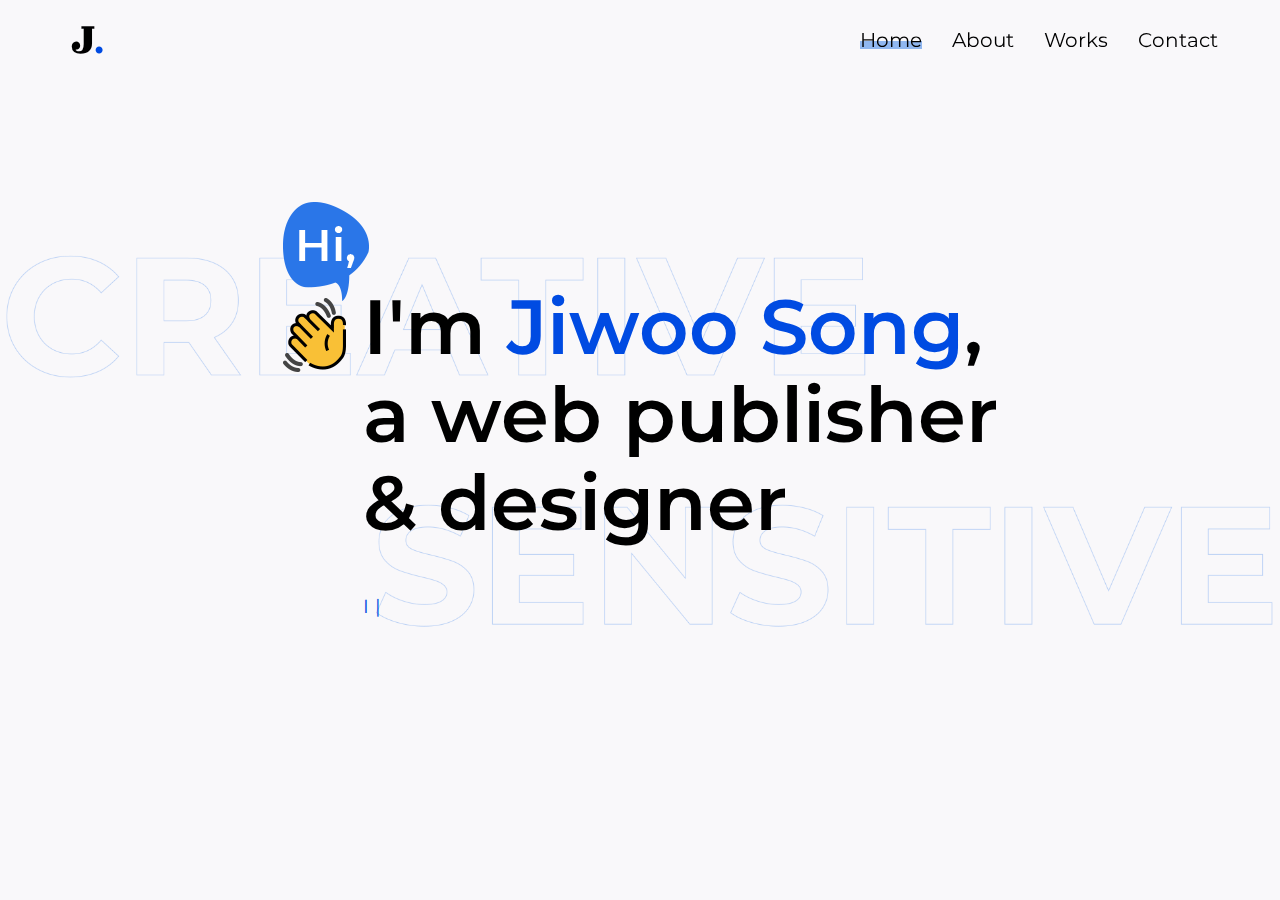
<file: index.html>
<!DOCTYPE html>
<html lang="ko">
    <head>
        <meta charset="utf-8">
        <meta http-equiv="X-UA-Compatible" content="IE=Edge">
        <meta name="viewport" content="width=device-width, initial-scale=1, minimum-scale=1, maximum-scale=1, user-scalable=no">
        <meta name="description" content="송지우 - UI/UX designer & Web publisher 포트폴리오">
        <meta name="keywords" content="송지우, 포트폴리오, jwsong, UI, UX">
        <meta property="og:title" content="Jiwoo's portfolio">
        <meta property="og:url" content="https://sinbhs.github.io/portfolio/index.html">
        <meta property="og:image" content="https://sinbhs.github.io/portfolio/images/og_img.png">
        <meta property="og:description" content="안녕하세요. UI/UX designer & Web publisher 송지우의 포트폴리오입니다.">
        <!-- twitter -->
        <meta name="twitter:card" content="summary">
        <meta name="twitter:title" content="송지우 - UI/UX designer & Web publisher 포트폴리오">
        <meta name="twitter:url" content="https://sinbhs.dothome.co.kr">
        <meta name="twitter:image" content="https://sinbhs.github.io/portfolio/images/og_img.png">
        <meta name="twitter:description" content="안녕하세요. UI/UX designer & Web publisher 송지우의 포트폴리오입니다.">
        <title>Jiwoo Portfolio</title>
        <!-- favicon -->
        <link rel="shortcut icon" href="images/favicon-32x32.png" type="image/x-icon">
        <!-- font -->
        <link href="https://fonts.googleapis.com/css2?family=Jost&family=Montserrat:wght@400;500;600;700&family=Rozha+One&display=swap" rel="stylesheet">
        <!-- CSS -->
        <link rel="stylesheet" href="common/normalize.css">
        <link rel="stylesheet" href="index.css">
        <!-- jQuery -->
        <script src="https://cdn.jsdelivr.net/npm/jquery@3.5.1/dist/jquery.min.js"></script>
        <!-- typewriter js -->
        <script src="js/core.js"></script>
        <script src="js/index.js"></script>
    </head>
    <body>
        <!-- container -->
        <div class="container">
            <!-- header -->
            <header>
                <!-- navigation -->
                <nav>
                    <h2 class="logo"><a href="index.html">J<span class="blue_dot">.</span></a></h2>
                    <ul class="gnb">
                        <li><a href="index.html">home</a></li>
                        <li><a href="about/about.html">about</a></li>
                        <li><a href="works/work.html">works</a></li>
                        <li><a href="contact/contact.html">contact</a></li>
                    </ul>
                </nav>
                <!-- mobile menu btn -->
                <div class="menu_icon">
                    <span></span>
                </div>
            </header>
            <!-- mobileMenu overlay -->
            <div class="overlay">
                <ul>
                    <li><a href="index.html" class="active">home</a>
                    <li><a href="about/about.html">about</a></li>
                    <li><a href="works/work.html">works</a></li>
                    <li><a href="contact/contact.html">contact</a></li>
                </ul>
            </div>
            <!-- contents -->
            <div class="content">
                <!-- title -->
                <div class="title">
                    <h1>
                        <span class="hi_emoji">
                            <strong>hi</strong>
                            <img src="images/WavingHand.png" alt="handwaving">
                        </span>
                        I'm <span class="name">Jiwoo</span> <span class="name">Song</span>,<br>a web publisher<br>& designer
                    </h1>
                    <div class="subtitle">
                        <p id="typewriter"></p>
                    </div>
                </div><!-- //title -->
            </div><!-- //contents -->
        </div><!-- //container -->
    </body>
</html>
</file>
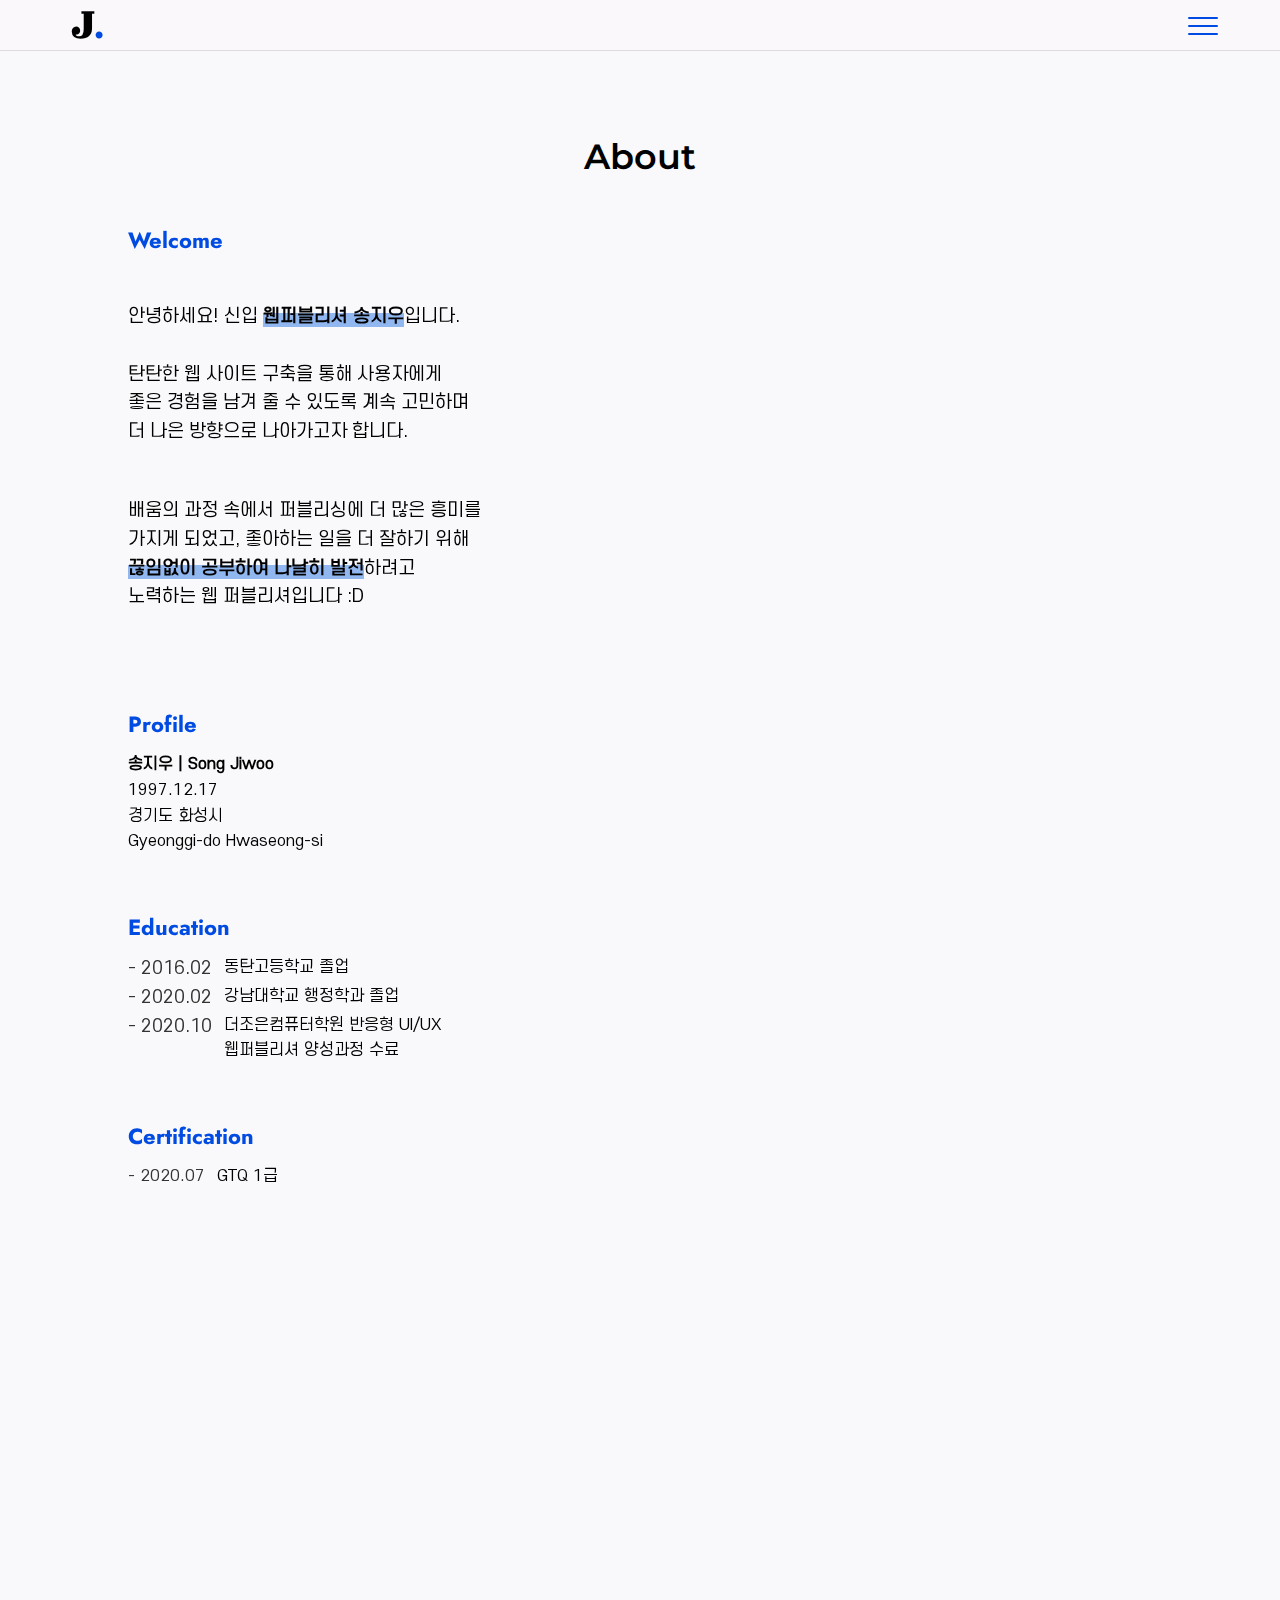
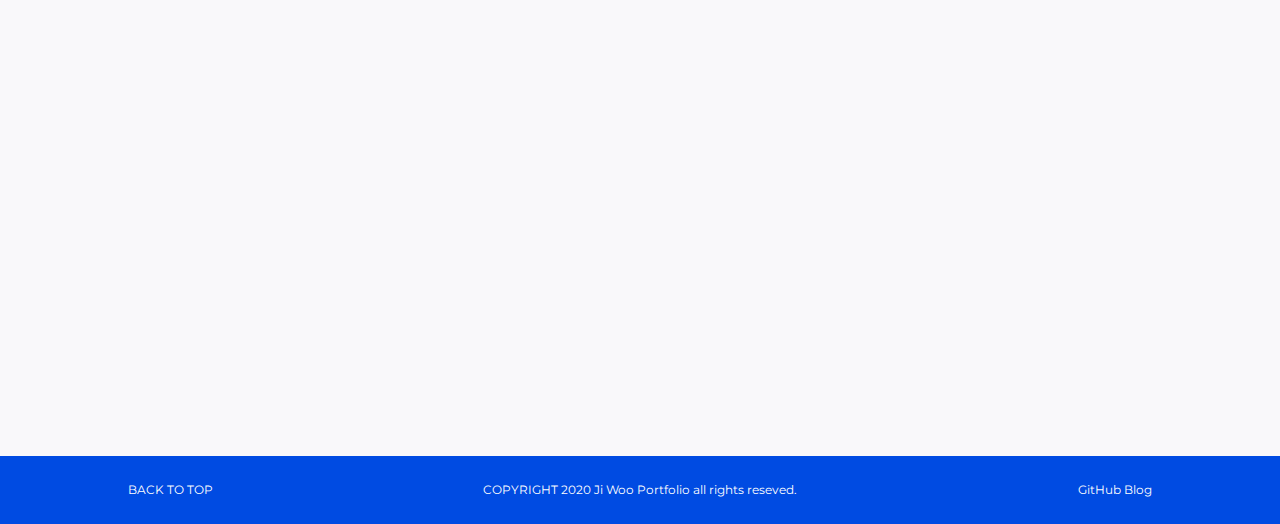
<file: about/about.html>
<!DOCTYPE html>
<html lang="ko">
    <head>
        <meta charset="utf-8">
        <meta http-equiv="X-UA-Compatible" content="IE=Edge">
        <meta name="viewport" content="width=device-width, initial-scale=1, minimum-scale=1, maximum-scale=1, user-scalable=no">
        <meta name="description" content="송지우 - UI/UX designer & Web publisher 포트폴리오">
        <meta name="keywords" content="송지우, 포트폴리오, jwsong, UI, UX">
        <meta property="og:title" content="송지우 포트폴리오">
        <meta property="og:url" content="https://sinbhs.github.io/portfolio/about/about.html">
        <meta property="og:image" content="https://sinbhs.github.io/portfolio/images/og_img.png">
        <meta property="og:description" content="안녕하세요. UI/UX designer & Web publisher 송지우의 포트폴리오입니다.">
        <!-- twitter -->
        <meta name="twitter:card" content="summary">
        <meta name="twitter:title" content="송지우 - UI/UX designer & Web publisher 포트폴리오">
        <meta name="twitter:url" content="https://sinbhs.github.io/portfolio/about/about.html">
        <meta name="twitter:image" content="https://sinbhs.github.io/portfolio/images/og_img.png">
        <meta name="twitter:description" content="안녕하세요. UI/UX designer & Web publisher 송지우의 포트폴리오입니다.">
        <title>About Me | Jiwoo Portfolio</title>
        <!-- favicon -->
        <link rel="shortcut icon" href="../images/favicon-32x32.png" type="image/x-icon">
        <!-- font -->
        <link href="https://fonts.googleapis.com/css2?family=Jost&family=Montserrat:wght@400;500;600;700&family=Rozha+One&display=swap" rel="stylesheet">
        <link rel="stylesheet" href="../fonts/fonts.css">
        <!-- CSS -->
        <link href="https://unpkg.com/aos@2.3.1/dist/aos.css" rel="stylesheet">​
        <link rel="stylesheet" href="../common/normalize.css">
        <link rel="stylesheet" href="about.css">
        <!-- jQuery -->
        <script src="https://cdn.jsdelivr.net/npm/jquery@3.5.1/dist/jquery.min.js"></script>
        <script src="https://ajax.aspnetcdn.com/ajax/jquery.ui/1.12.1/jquery-ui.min.js"></script>
        <script src="https://unpkg.com/aos@2.3.1/dist/aos.js"></script>​
        <script src="js/about.js"></script>
    </head>

    <body>
        <div class="container">
            <!-- header -->
            <header>
                <!-- navigation -->
                <nav>
                    <h2 class="logo"><a href="../index.html">J<span class="blue_dot">.</span></a></h2>
                    <ul class="gnb">
                        <li><a href="../index.html">home</a></li>
                        <li><a href="about.html">about</a></li>
                        <li><a href="../works/work.html">works</a></li>
                        <li><a href="../contact/contact.html">contact</a></li>
                    </ul>
                </nav>
                <!-- mobile menu btn -->
                <div class="menu_icon">
                    <span></span>
                </div>
            </header>
            <!-- mobileMenu overlay -->
            <div class="overlay">
                <ul>
                    <li><a href="../index.html">home</a></li>
                    <li><a href="about.html" class="active">about</a></li>
                    <li><a href="../works/work.html">works</a></li>
                    <li><a href="../contact/contact.html">contact</a></li>
                </ul>
            </div>
            <!-- contents -->
            <div class="contents">
                <!-- about -->
                <div id="about">
                    <h2>about</h2>
                    <div class="about_box">
                        <!-- about intro -->
                        <div class="about_int" data-aos="fade-right" data-aos-duration="1200">    
                            <section class="title" id="welcome">
                                <h3>welcome</h3>
                                <p>안녕하세요! 신입 <b class="highlighter">웹퍼블리셔 송지우</b>입니다.<br>&nbsp;<br>탄탄한 웹 사이트 구축을 통해 사용자에게<br> 좋은 경험을 남겨 줄 수 있도록 계속 고민하며<br> 더 나은 방향으로 나아가고자 합니다.</p>
                                <p>배움의 과정 속에서 퍼블리싱에 더 많은 흥미를<br>가지게 되었고, 좋아하는 일을 더 잘하기 위해<br><b class="highlighter">끊임없이 공부하여 나날히 발전</b>하려고 <br>노력하는 웹 퍼블리셔입니다 :D</p>
                            </section>
                        </div>
                        <!-- about info -->
                        <div class="about_info" data-aos="fade-left" data-aos-duration="1200">
                            <section class="title" id="profile">
                                <h3>profile</h3>
                                <ul>
                                    <li><b>송지우 | Song Jiwoo</b></li>
                                    <li>1997.12.17</li>
                                    <li>경기도 화성시<br>Gyeonggi-do Hwaseong-si</li>
                                </ul>
                            </section>
                            <section class="title" id="education">
                                <h3>education</h3>
                                <ul>
                                    <li><p class="date">- 2016.02</p>동탄고등학교 졸업</li>
                                    <li><p class="date">- 2020.02</p>강남대학교 행정학과 졸업</li>
                                    <li><p class="date">- 2020.10</p>더조은컴퓨터학원 반응형 UI/UX<br>웹퍼블리셔 양성과정 수료</li>
                                </ul>
                            </section>
                            <section class="title" id="certification">
                                <h3>certification</h3>
                                <ul>
                                    <li><span class="date">- 2020.07</span>GTQ 1급</li>
                                </ul>
                            </section>
                        </div>
                    </div>
                </div>
                <!-- skills -->
                <div id="skills">
                    <h2 data-aos="fade-up" data-aos-duration="1200">skills</h2>
                    <div class="skill_bg_txt" data-aos="zoom-in" data-aos-duration="1200">I'm specialized in</div>
                    <!-- skill1 -->
                    <div id="skill1" data-aos="fade-up" data-aos-duration="1000">
                        <section class="skill_title">
                            <h3>development -</h3>
                            <p>웹표준을 준수하며 <b class="highlighter">시멘틱 마크업</b>을 작성합니다.<br>다양한 장치와 브라우저의 크기에 맞게 변하는 반응형 페이지 구현하며, SEO를 통해 효율적인 검색 엔진을 제공합니다.</p>
                        </section>
                        <section class="skill_title">
                            <h3>Design -</h3>
                            <p><b class="highlighter">UI/UX를 중심</b>으로 웹을 구축합니다.<br>사용자의 입장과 프로젝트의 컨셉을 고려하여 UI를 디자인하고 탄탄한 마크업을 통해 페이지를 구현합니다.</p>
                        </section>
                        <section class="skill_title">
                            <h3>Co-work & Communication -</h3>
                            <p>더 나은 결과를 위해 <b class="highlighter">'함께' 성장</b>합니다.<br>다름을 인정하고 다양한 의견을 존중하며, 대화를 통해 좋은 결과물을 만들기 위해 노력합니다.</p>
                        </section>
                    </div>
                    <!-- skill2 skill percentage bar -->
                    <div id="skill2">
                        <!-- skill detail 1 -->
                        <div class="skill_detail" id="skill_detail1">
                            <div class="skill_icon" data-aos="fade-left" data-aos-duration="1200">
                                <img src="images/publishingSkill_Img.png" alt="퍼블리싱">
                            </div>
                            <ul class="skill_list skill_list1" data-aos="fade-right" data-aos-duration="1200">
                                <li>
                                    <div class="txt">
                                        <span class="list_title">HTML5</span>
                                        <span class="caption">HTML5/Markup Elements를 이해하고 잘 다룹니다.</span>
                                        <span class="percentage">90%</span>
                                    </div>
                                    <div class="progress_bar_outer">
                                        <div class="progress_bar"></div>
                                    </div>
                                </li>
                                <li>
                                    <div class="txt">
                                        <span class="list_title">CSS3</span>
                                        <span class="caption">디자인된 화면, 움직임 표현이 가능합니다.</span>
                                        <span class="percentage">90%</span>
                                    </div>
                                    <div class="progress_bar_outer">
                                        <div class="progress_bar"></div>
                                    </div>
                                </li>
                                <li>
                                    <div class="txt">
                                        <span class="list_title">javascript/jQuery</span>
                                        <span class="caption">함수를 이용한 간단한 동적 구현이 가능합니다.</span>
                                        <span class="percentage">60%</span>
                                    </div>
                                    <div class="progress_bar_outer">
                                        <div class="progress_bar"></div>
                                    </div>
                                </li>
                                <li>
                                    <div class="txt">
                                        <span class="list_title">Bootstrap</span>
                                        <span class="caption">부트스트랩을 이용한 웹페이지 구축 가능합니다.</span>
                                        <span class="percentage">75%</span>
                                    </div>
                                    <div class="progress_bar_outer">
                                        <div class="progress_bar"></div>
                                    </div>
                                </li>
                            </ul>
                        </div>
                        <!-- skill detail 2 -->
                        <div class="skill_detail" id="skill_detail2">
                            <div class="skill_icon" data-aos="fade-right" data-aos-duration="1200">
                                <img src="images/DesignSkill_Img.png" alt="designskill">
                            </div>
                            <ul class="skill_list skill_list2" data-aos="fade-left" data-aos-duration="1200">
                                <li>
                                    <div class="txt">
                                        <span class="list_title">Photoshop</span>
                                        <span class="caption">원하는 이미지를 구현할 수 있습니다.</span>
                                        <span class="percentage">85%</span>
                                    </div>
                                    <div class="progress_bar_outer">
                                        <div class="progress_bar"></div>
                                    </div>
                                </li>
                                <li>
                                    <div class="txt">
                                        <span class="list_title">Illustrator</span>
                                        <span class="caption">UI/UX를 고려한 웹디자인을 할 수 있습니다.</span>
                                        <span class="percentage">75%</span>
                                    </div>
                                    <div class="progress_bar_outer">
                                        <div class="progress_bar"></div>
                                    </div>
                                </li>
                                <li>
                                    <div class="txt">
                                        <span class="list_title">XD</span>
                                        <span class="caption">와이어프레임, UI/UX 디자인 구현, 프로토타입 연결이 가능합니다.</span>
                                        <span class="percentage">75%</span>
                                    </div>
                                    <div class="progress_bar_outer">
                                        <div class="progress_bar"></div>
                                    </div>
                                </li>
                            </ul>
                        </div>
                    </div>
                    <!-- others -->
                    <div class="skill_bg_txt2" data-aos="zoom-in" data-aos-duration="1200">Others</div>
                    <div class="skill_others" data-aos="fade-up" data-aos-duration="1200">
                        <section id="other1">
                            <h3>for users</h3>
                            <p>사용자의 입장에서 생각하고 고민하여<br>더 편리하고 즐거움을 줄 수 있는 UX를 만듭니다.</p>
                        </section>
                        <section id="other2">
                            <h3>co-work</h3>
                            <p>적극적으로 협력하여 '함께' 성장하며,<br>더 나은 결과와 비전 달성을 위해 협업합니다.</p>
                        </section>
                        <section id="other3">
                            <h3>positivity</h3>
                            <p>모든 가능성에 대해 열린 태도로 토론하며,<br>결정된 사안은 긍정적이고 적극적인 자세로 임합니다.</p>
                        </section>
                        <section id="other4">
                            <h3>open communication</h3>
                            <p>다름을 인정하고 다양한 의견을 포용합니다.<br>자유롭게 의견을 이야기하고 정보를 원활하게 공유하여<br>더 나은 방법을 찾기 위해 노력합니다.</p>
                        </section>
                    </div>
                </div>
            </div>
            <!-- footer -->
            <footer>
                <div class="return_top">back <br>to <br>top</div>
                <div class="footer_copyright">COPYRIGHT 2020 Ji Woo Portfolio all rights reseved.</div>
                <div class="gitblog_link"><a href="https://sinbhs.github.io" target="_blank"><img src="images/github.png" alt="github"><span>GitHub Blog</span></a></div>
            </footer>
        </div>
        <script>
            AOS.init();
        </script>
    </body>
</html>
</file>
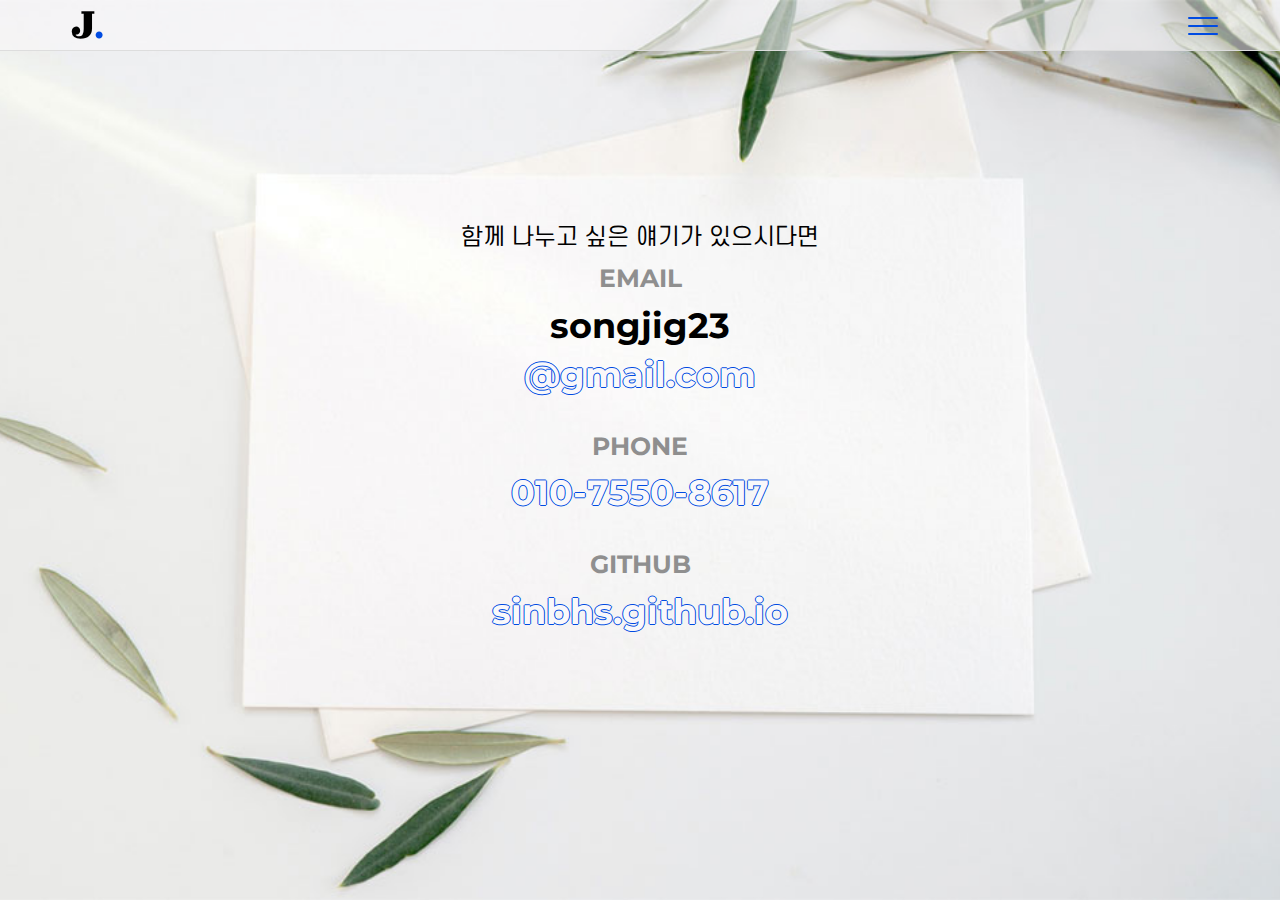
<file: contact/contact.html>
<!DOCTYPE html>
<html lang="ko">
    <head>
        <meta charset="utf-8">
        <meta http-equiv="X-UA-Compatible" content="IE=Edge">
        <meta name="viewport" content="width=device-width, initial-scale=1, minimum-scale=1, maximum-scale=1, user-scalable=no">
        <meta name="description" content="송지우 - UI/UX designer & Web publisher 포트폴리오">
        <meta name="keywords" content="송지우, 포트폴리오, jwsong, UI, UX">
        <meta property="og:title" content="송지우 포트폴리오">
        <meta property="og:url" content="https://sinbhs.github.io/portfolio/contact/contact.html">
        <meta property="og:image" content="https://sinbhs.github.io/portfolio/images/og_img.png">
        <meta property="og:description" content="안녕하세요. UI/UX designer & Web publisher 송지우의 포트폴리오입니다.">
        <!-- twitter -->
        <meta name="twitter:card" content="summary">
        <meta name="twitter:title" content="송지우 - UI/UX designer & Web publisher 포트폴리오">
        <meta name="twitter:url" content="https://sinbhs.github.io/portfolio/contact/contact.html">
        <meta name="twitter:image" content="https://sinbhs.github.io/portfolio/images/og_img.png">
        <meta name="twitter:description" content="안녕하세요. UI/UX designer & Web publisher 송지우의 포트폴리오입니다.">
        <title>Get in touch | Jiwoo Portfolio</title>
        <!-- favicon -->
        <link rel="shortcut icon" href="../images/favicon-32x32.png" type="image/x-icon">
        <!-- font -->
        <link href="https://fonts.googleapis.com/css2?family=Jost&family=Montserrat:wght@400;500;600&family=Rozha+One&display=swap" rel="stylesheet">
        <link rel="stylesheet" href="../fonts/fonts.css">
        <!-- CSS -->
        <link rel="stylesheet" href="../common/normalize.css">
        <link rel="stylesheet" href="contact.css">
        <!-- jQuery -->
        <script src="https://cdn.jsdelivr.net/npm/jquery@3.5.1/dist/jquery.min.js"></script>
        <script src="js/contact.js"></script>
    </head>

    <body>
        <div class="container">
            <!-- header -->
            <header>
                <!-- navigation -->
                <nav>
                    <h2 class="logo"><a href="../index.html">J<span class="bluedot">.</span></a></h2>
                    <ul class="gnb">
                        <li><a href="../index.html">home</a></li>
                        <li><a href="../about/about.html">about</a></li>
                        <li><a href="../works/work.html">works</a></li>
                        <li><a href="contact.html">contact</a></li>
                    </ul>
                </nav>
                <!-- mobile menu btn -->
                <div class="menu_icon">
                    <span></span>
                </div>
            </header>
            <!-- mobileMenu overlay -->
            <div class="overlay">
                <ul>
                    <li><a href="../index.html">home</a></li>
                    <li><a href="../about/about.html">about</a></li>
                    <li><a href="../works/work.html">works</a></li>
                    <li><a href="contact.html" class="active">contact</a></li>
                </ul>
            </div>
            <!-- contents -->
            <div class="contents">
                <div class="contact_left">
                    <div class="box-image">
                        <p>함께 나누고 싶은 얘기가 있으시다면<br><span>언제든지 연락해주세요!</span></p>
                    </div>
                </div>
                <div class="contact_right">
                    <div class="right1">
                        <div class="email">
                            <h2>email</h2>
                            <a href="mailto:songjig23@gmail.com">
                            <p>songjig23<br><span>@gmail.com</span></p></a>
                        </div>
                        <div class="phone_num">
                            <h2>phone</h2>
                            <span>010-7550-8617</span>
                        </div>
                        <div class="github">
                            <h2>github</h2>
                            <a href="https://github.com/sinbhs" target="_blank">sinbhs.github.io</a>
                        </div>
                    </div>
                </div>
            </div>
        </div>
    </body>
</html>
</file>
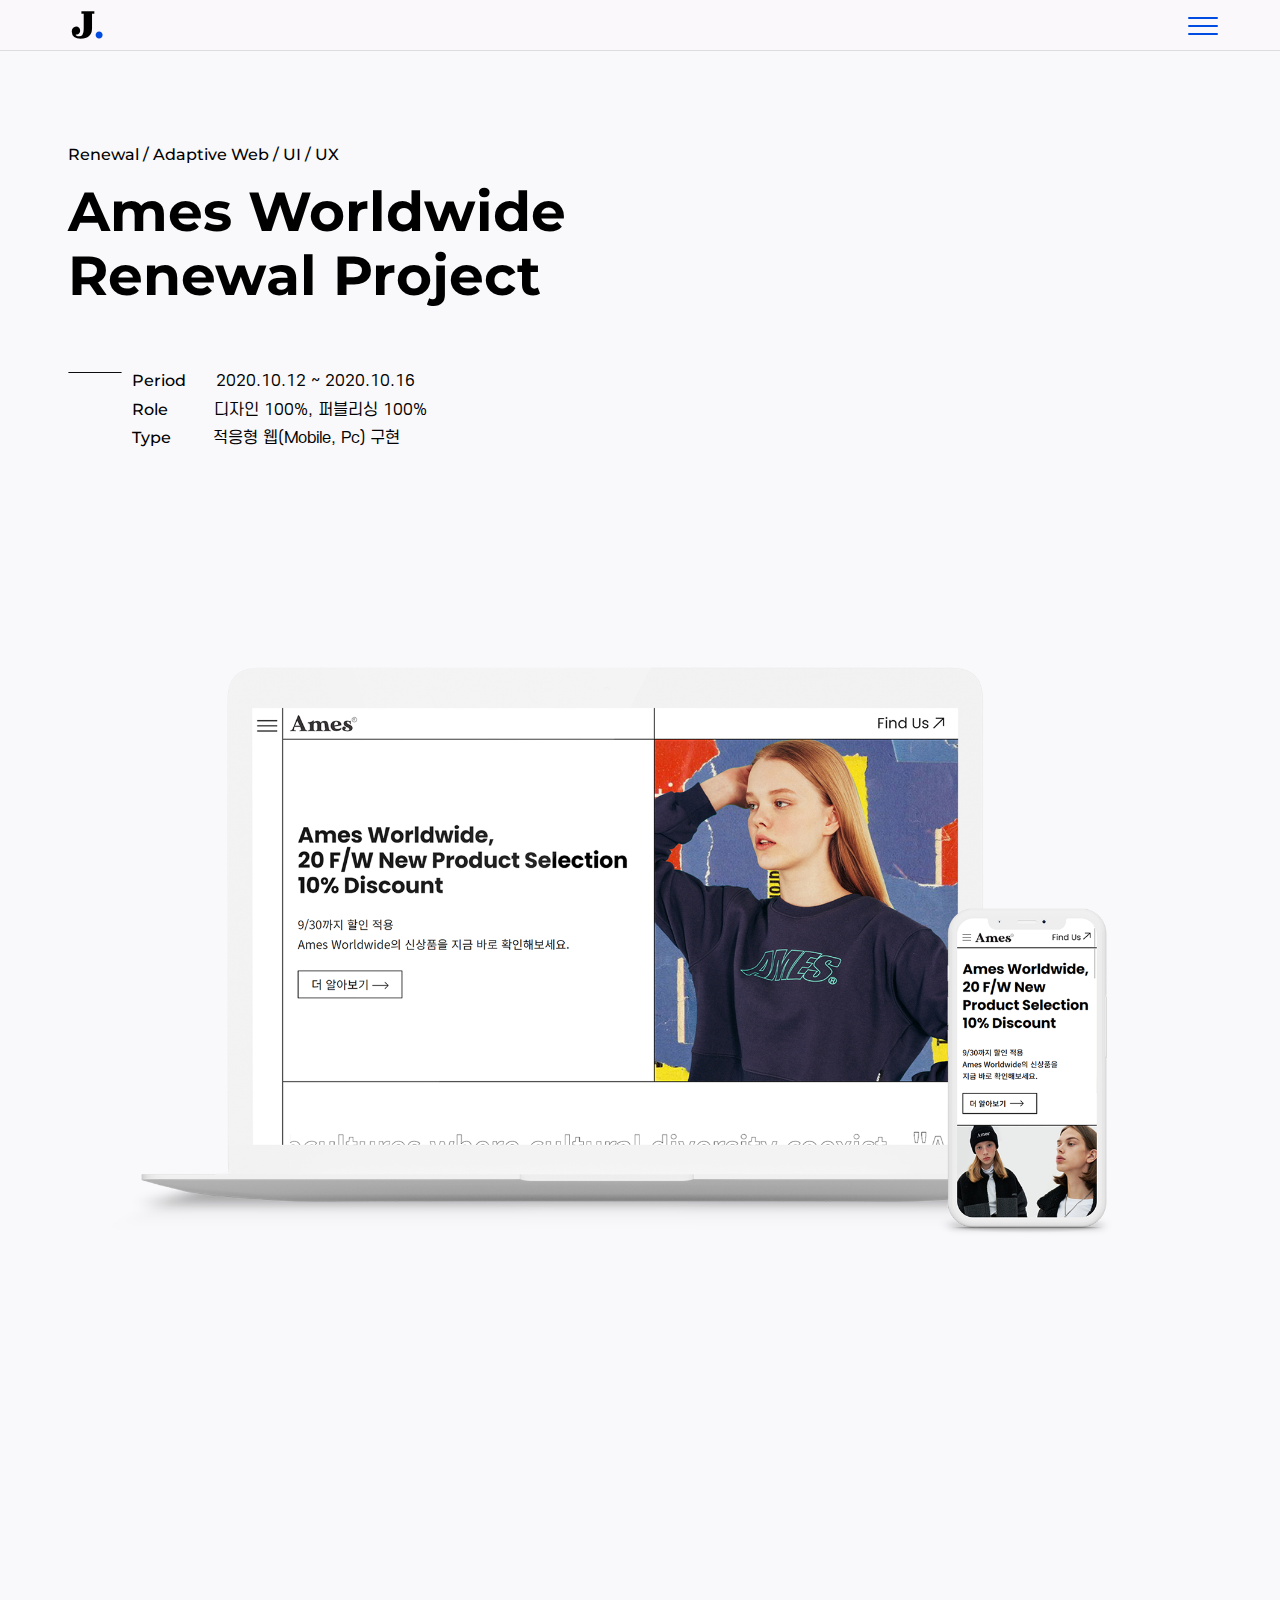
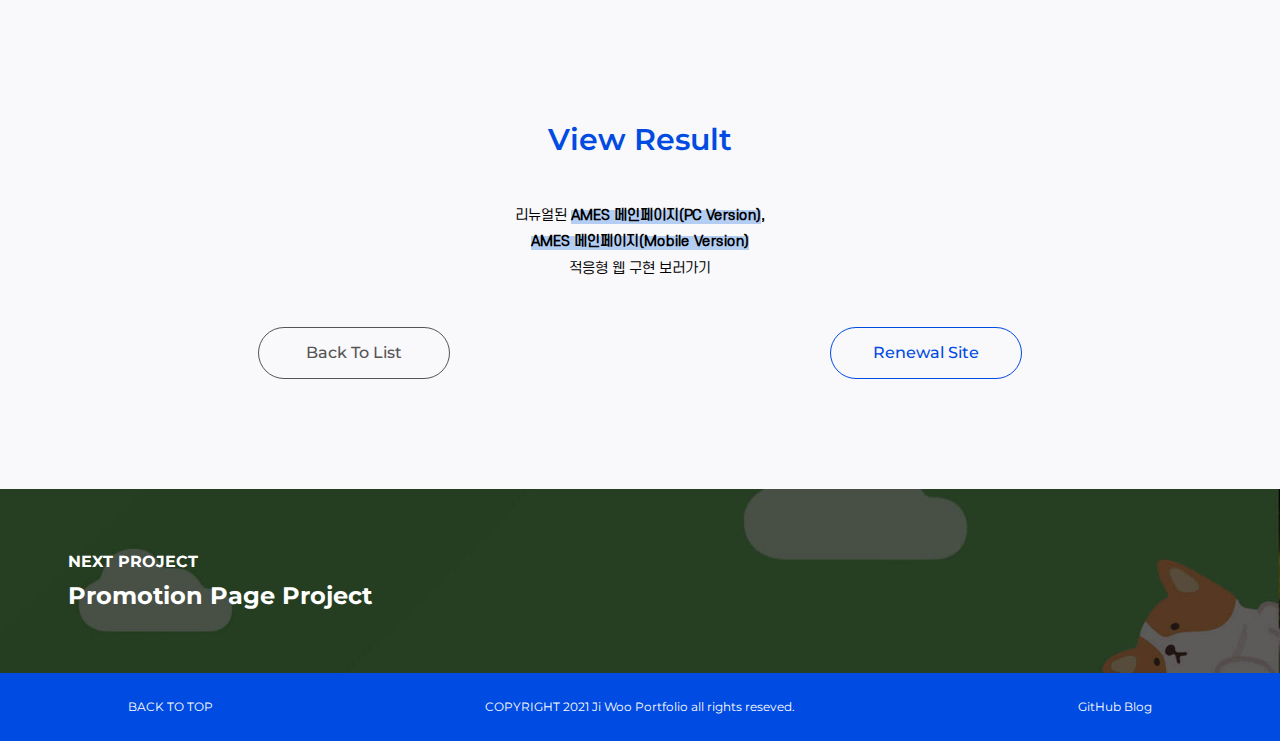
<file: works/project/Ames.html>
<!DOCTYPE html>
<html lang="ko">
    <head>
        <meta charset="utf-8">
        <meta http-equiv="X-UA-Compatible" content="IE=Edge">
        <meta name="viewport" content="width=device-width, initial-scale=1, minimum-scale=1, maximum-scale=1, user-scalable=no">
        <meta name="description" content="송지우 - UI/UX designer & Web publisher 포트폴리오">
        <meta name="keywords" content="송지우, 포트폴리오, jwsong, UI, UX">
        <meta property="og:title" content="송지우 포트폴리오">
        <meta property="og:url" content="https://sinbhs.github.io/portfolio/works/work.html">
        <meta property="og:image" content="https://sinbhs.github.io/portfolio/images/og_img.png">
        <meta property="og:description" content="안녕하세요. UI/UX designer & Web publisher 송지우의 포트폴리오입니다.">
        <!-- twitter -->
        <meta name="twitter:card" content="summary">
        <meta name="twitter:title" content="송지우 - UI/UX designer & Web publisher 포트폴리오">
        <meta name="twitter:url" content="https://sinbhs.github.io/portfolio/works/work.html">
        <meta name="twitter:image" content="https://sinbhs.github.io/portfolio/images/og_img.png">
        <meta name="twitter:description" content="안녕하세요. UI/UX designer & Web publisher 송지우의 포트폴리오입니다.">
        <title>AMES Worldwide | Jiwoo Portfolio</title>
        <!-- favicon -->
        <link rel="apple-touch-icon" sizes="76x76" href="../../images/apple-touch-icon.png">
        <link rel="icon" type="image/png" sizes="32x32" href="../../images/favicon-32x32.png">
        <link rel="icon" type="image/png" sizes="16x16" href="../../images/favicon-16x16.png">
        <link rel="mask-icon" href="../../images/safari-pinned-tab.svg" color="#5bbad5">
        <meta name="msapplication-TileColor" content="#da532c">
        <meta name="theme-color" content="#ffffff">
        <!-- font -->
        <link href="https://fonts.googleapis.com/css2?family=Caveat&family=Jost&family=Montserrat:wght@400;500;600;700&family=Noto+Sans+KR&family=Poppins:wght@700&family=Rozha+One&display=swap" rel="stylesheet">
        <link rel="stylesheet" href="../../fonts/fonts.css">
        <!-- CSS -->
        <link rel="stylesheet" href="../../common/normalize.css">
        <link rel="stylesheet" href="plugin/animate.css">
        <link rel="stylesheet" href="Ames.css">
        <!-- jQuery -->
        <script src="https://cdn.jsdelivr.net/npm/jquery@3.5.1/dist/jquery.min.js"></script>
        <script src="plugin/wow.min.js"></script>
        <script src="js/project.js"></script>
    </head>

    <body>
        <div class="container">
            <!-- header -->
            <header>
                <!-- nav -->
                <nav>
                    <h2 class="logo"><a href="../../index.html">J<span class="bluedot">.</span></a></h2>
                    <ul class="gnb">
                        <li><a href="../../index.html">home</a></li>
                        <li><a href="../../about/about.html">about</a></li>
                        <li><a href="../work.html">works</a></li>
                        <li><a href="../../contact/contact.html">contact</a></li>
                    </ul>
                </nav>
                <!-- mobile menu btn -->
                <div class="menu_icon">
                    <span></span>
                </div>
            </header>
            <!-- mobileMenu overlay -->
                <div class="overlay">
                    <ul>
                        <li><a href="../../index.html">home</a></li>
                        <li><a href="../../about/about.html">about</a></li>
                        <li><a href="../work.html">works</a></li>
                        <li><a href="../../contact/contact.html">contact</a></li>
                    </ul>
                </div>
            <!-- contents -->
            <div class="contents">
                <!-- title -->
                <section class="title wow fadeInUp">
                    <p>renewal / adaptive web / UI / UX</p>
                    <h1>ames worldwide<br>renewal project</h1>
                    <div class="info_box">
                        <img src="../images/line.svg" alt="line">
                        <ul class="category">
                            <li><p>period</p><p>2020.10.12 ~ 2020.10.16</p></li>
                            <li><p>role&nbsp;&nbsp;&nbsp;&nbsp;</p><p>디자인 100%, 퍼블리싱 100%</p></li>
                            <li><p>type&nbsp;&nbsp;&nbsp;</p><p>적응형 웹(mobile, pc) 구현</p></li>
                        </ul>
                    </div>
                </section>
                <!-- mockup -->
                <div class="mockup wow fadeInUp">
                    <img src="images/AmesMockup.png" alt="Ames_mockup">
                </div>
                <!-- detail -->
                <div class="detail">
                    <!-- project goal -->
                    <div class="project_goal wow fadeInUp">
                        <h2>project goal</h2>
                        <div class="pc_text">
                        <p>사진으로만 구성된 메인페이지를 사용자에게 필요한 정보들을 모아 재구성하여<br>사용자가 사이트를 이용할 때 필요한 정보를 쉽게 획득 가능하고,</p>
                        <p>디바이스에 따라 달라지는 적응형 쇼핑몰 사이트 구현 연습</p>
                        </div>
                        <div class="mobile_text">
                            <p>사진으로만 구성된 메인페이지를<br>사용자에게 필요한 정보들을 모아 재구성하여<br>사용자가 사이트를 이용할 때 필요한 정보를<br>쉽게 획득 가능하고,</p>
                            <p>디바이스에 따라 달라지는<br>적응형 쇼핑몰 사이트 구현 연습</p>
                        </div>
                    </div>
                    <!-- design guide -->
                    <div class="design_guide">
                        <h2 class="wow fadeInLeft">design guide</h2>
                        <!-- keyword -->
                        <div class="keyword">
                            <h3 class="wow fadeInLeft">keyword</h3>
                            <div class="keyword_box">
                                <ul>
                                    <li class="wow fadeInUp" data-wow-delay=".3s">	&#35; 재미있는</li>
                                    <li class="wow fadeInUp" data-wow-delay=".6s">	&#35; 깔끔한</li>
                                    <li class="wow fadeInUp" data-wow-delay=".9s">	&#35; 간단한</li>
                                </ul>
                                <p class="wow fadeInUp" data-wow-delay="1s">브랜드의 정체성을 보여주는 <br>재미있는 요소들과 깔끔한 디자인</p>
                            </div>
                        </div>
                        <!-- color -->
                        <div class="color">
                            <h3>color</h3>
                            <div class="color_box">
                                <ul>
                                    <li class="wow fadeInUp" data-wow-delay=".3s">	&#35;fff</li>
                                    <li class="wow fadeInUp" data-wow-delay=".6s">	&#35;000</li>
                                </ul>
                                <p class="wow fadeInUp" data-wow-delay=".9s">브랜드의 분위기와 깔끔한 그리드 스타일에 적합한<br>흰색, 검정색 사용</p>
                            </div>
                        </div>
                        <!-- fonts -->
                        <div class="font">
                            <h3 class="wow fadeInUp">font</h3>
                            <div class="font_box">
                                <ul class="wow fadeInUp">
                                    <li>NotoSans KR</li>
                                    <li>Poppins</li>
                                    <li>Caveat</li>
                                </ul>
                                <p class="wow fadeInUp" data-wow-delay="0.3s">깔끔한 콘셉트와 잘 맞는 가독성 좋은 <br>NotoSans, Poppins 폰트와 <br>꾸밈용 Caveat 폰트 사용</p>
                            </div>
                        </div>
                        <!-- UI / UX design -->
                        <div class="design wow fadeInLeft">
                            <h2>UI / UX design</h2>
                            <ul>
                                <li>기존 쇼핑몰은 이미지로만 이루어져 로딩이 오래걸리고 취약계층이 정보를 얻기 어려움<br>가독성 좋은 깔끔한 폰트 사용과 여유로운 줄간격, 섹션 별로 그리드 스타일 적용 </li>
                                <li>스크롤 시 페이지 상단으로 갈 수 있는 버튼 등장</li>
                                <li>PC 화면에서 사용자가 동작 상태를 인지할 수 있도록 마우스 이벤트 발생</li>
                            </ul>
                        </div>
                        <!-- publising -->
                        <div class="publishing wow fadeInRight">
                            <h2>publishing</h2>
                            <ul>
                                <li>웹표준, 접근성을 고려한 HTML 마크업 언어 구축</li>
                                <li>W3C Validator 검사 완료</li>
                                <li>mobile(375x812), pc(1920x1050) 스크린 사이즈 최적화</li>
                                <li>디바이스에 따라 적용되는 적응형 웹 구현</li>
                                <li>동적인 요소를 위해 javascript, jQuery, marquee, swiper, vegas 플러그인 사용</li>
                            </ul>
                        </div>
                    </div>
                    <!-- view result -->
                    <div class="result">
                        <h2>view result</h2>
                        <p>리뉴얼된 <b><a href="https://sinbhs.github.io/Ames-worldwide" target="_blank">AMES 메인페이지(PC Version)</a>, <br><a href="https://sinbhs.github.io/Ames-worldwide-m" target="_blank">AMES 메인페이지(Mobile Version)</a><br></b> 적응형 웹 구현 보러가기</p>
                        <img src="../images/arrow.svg" alt="arrow">
                        <ul class="btn">
                            <li><a href="https://sinbhs.github.io/portfolio/works/work.html">back to list</a></li>
                            <li><a href="https://sinbhs.github.io/Ames-worldwide/" target="_blank">renewal site</a></li>
                        </ul>
                    </div>    
                </div>
            </div>
            <!-- next project -->
            <div class="next_project">
                <a href="promotion.html" class="bg_box">
                <p>next project</p>
                <h2>promotion page project</h2>
                </a>
            </div>
            <!-- footer -->
            <footer>
                <div class="return_top">back <br>to <br>top</div>
                <div class="footer_copyright">COPYRIGHT 2021 Ji Woo Portfolio all rights reseved.</div>
                <div class="gitblog_link"><a href="https://sinbhs.github.io" target="_blank"><img src="../../about/images/github.png" alt="github"><span>GitHub Blog</span></a></div>
            </footer>
        </div>
        <script>
            new WOW().init();
        </script>
    </body>
</html>
</file>
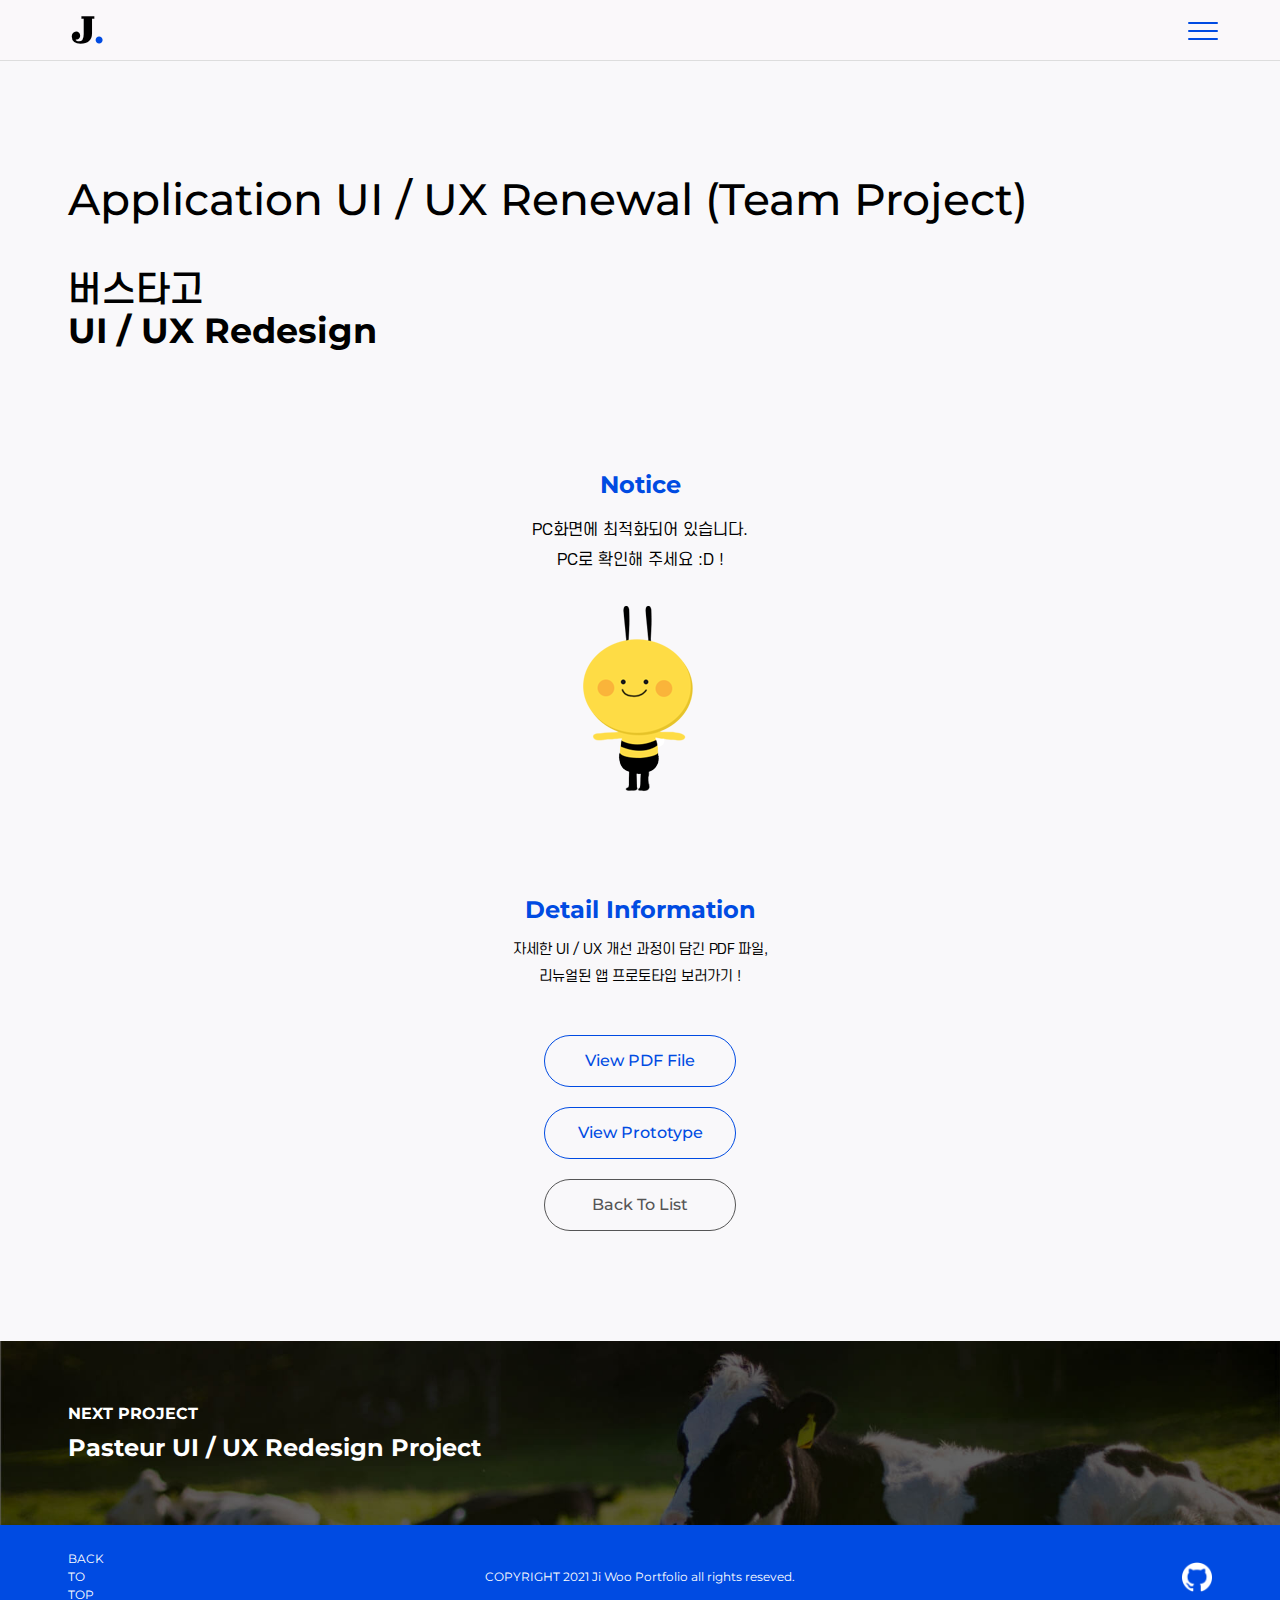
<file: works/project/bustago.html>
<!DOCTYPE html>
<html lang="ko">
    <head>
        <meta charset="utf-8">
        <meta http-equiv="X-UA-Compatible" content="IE=Edge">
        <meta name="viewport" content="width=device-width, initial-scale=1, minimum-scale=1, maximum-scale=1, user-scalable=no">
        <meta name="description" content="송지우 - UI/UX designer & Web publisher 포트폴리오">
        <meta name="keywords" content="송지우, 포트폴리오, jwsong, UI, UX">
        <meta property="og:title" content="송지우 포트폴리오">
        <meta property="og:url" content="https://sinbhs.github.io/portfolio/works/project/bustago.html">
        <meta property="og:image" content="https://sinbhs.github.io/portfolio/images/og_img.png">
        <meta property="og:description" content="안녕하세요. UI/UX designer & Web publisher 송지우의 포트폴리오입니다.">
        <!-- twitter -->
        <meta name="twitter:card" content="summary">
        <meta name="twitter:title" content="송지우 - UI/UX designer & Web publisher 포트폴리오">
        <meta name="twitter:url" content="https://sinbhs.github.io/portfolio/works/project/bustago.html">
        <meta name="twitter:image" content="https://sinbhs.github.io/portfolio/images/og_img.png">
        <meta name="twitter:description" content="안녕하세요. UI/UX designer & Web publisher 송지우의 포트폴리오입니다.">
        <title>버스타고 | Jiwoo Portfolio</title>
        <!-- favicon -->
        <link rel="apple-touch-icon" sizes="76x76" href="../../images/apple-touch-icon.png">
        <link rel="icon" type="image/png" sizes="32x32" href="../../images/favicon-32x32.png">
        <link rel="icon" type="image/png" sizes="16x16" href="../../images/favicon-16x16.png">
        <link rel="mask-icon" href="../../images/safari-pinned-tab.svg" color="#5bbad5">
        <meta name="msapplication-TileColor" content="#da532c">
        <meta name="theme-color" content="#ffffff">
        <!-- font -->
        <link href="https://fonts.googleapis.com/css2?family=Jost&family=Montserrat:wght@400;500;600;700&family=Rozha+One&display=swap" rel="stylesheet">
        <link rel="stylesheet" href="../../fonts/fonts.css">
        <!-- CSS -->
        <link rel="stylesheet" href="../../common/normalize.css">
        <link rel="stylesheet" href="plugin/animate.css">
        <link rel="stylesheet" href="bustago.css">
        <!-- jQuery -->
        <script src="https://cdn.jsdelivr.net/npm/jquery@3.5.1/dist/jquery.min.js"></script>
        <script src="plugin/wow.min.js"></script>
        <script src="js/project.js"></script>
    </head>

    <body>
        <div class="container">
            <!-- header -->
            <header>
                <!-- nav -->
                <nav>
                    <h2 class="logo"><a href="../../index.html">J<span class="bluedot">.</span></a></h2>
                    <ul class="gnb">
                        <li><a href="../../index.html">home</a></li>
                        <li><a href="../../about/about.html">about</a></li>
                        <li><a href="../work.html">works</a></li>
                        <li><a href="../../contact/contact.html">contact</a></li>
                    </ul>
                </nav>
                <!-- mobile menu btn -->
                <div class="menu_icon">
                    <span></span>
                </div>
            </header>
            <!-- mobileMenu overlay -->
            <div class="overlay">
                <ul>
                    <li><a href="../../index.html">home</a></li>
                    <li><a href="../../about/about.html">about</a></li>
                    <li><a href="../work.html">works</a></li>
                    <li><a href="../../contact/contact.html">contact</a></li>
                </ul>
            </div>
            <!-- contents -->
            <div class="contents">
                <!-- mobile tablet view -->
                <div class="mb_tb_view">
                    <!-- title -->
                    <section class="title">
                        <p>application UI / UX renewal (team project)</p>
                        <h1><span>버스타고</span><br>UI / UX redesign</h1>
                    </section>
                    <!-- button -->
                    <section class="button_box">
                        <h2>notice</h2>
                        <p>pc화면에 최적화되어 있습니다.<br>pc로 확인해 주세요 :D !</p>
                        <img src="images/bustagoCharacter.png" alt="bustagoCharacter">
                        <div class="button_exp">
                            <h2>detail information</h2>
                            <p>자세한 UI / UX 개선 과정이 담긴 PDF 파일,<br>리뉴얼된 앱 프로토타입 보러가기 !</p>
                            <ul class="btn">
                                <li><a href="https://drive.google.com/file/d/1-kmntEKoriwf6ZzF6zgOTcVVJbbCLBjk/view?usp=sharing" target="_blank">view PDF file</a></li>
                                <li><a href="https://xd.adobe.com/view/3e52536a-9298-4c57-9f6d-58f0455b56a6-6b01/" target="_blank">view prototype</a></li>
                                <li><a href="#" onclick="history.go(-1); return false;">back to list</a></li>
                            </ul>
                        </div>
                    </section>
                </div>
                <!-- pc view -->
                <div class="pc_view">
                    <!-- section 1 - title -->
                    <section class="title_section wow fadeInUp">
                        <div class="title">
                            <p>application UI / UX renewal (team project)</p>
                            <h1><span>버스타고</span><br>UI / UX renewal</h1>
                            <div class="info_box">
                                <img src="../images/line.svg" alt="line">
                                <ul class="category">
                                    <li><p>period</p><p>2020.05.12 ~ 2020.07.10</p></li>
                                    <li><p>role&nbsp;&nbsp;&nbsp;&nbsp;</p><p>research 85%<br>design/prototypeTool 80%<br>communication/teamwork 100%</p></li>
                                    <li><p>type&nbsp;&nbsp;&nbsp;</p><p>어플리케이션 UI / UX 디자인 (팀 프로젝트)</p></li>
                                </ul>
                            </div>
                        </div>
                        <div class="splash">
                            <video autoplay loop muted playsinline>
                                <source src="images/bustago_splash.mp4" type="video/mp4">
                                <strong>Your browser does not support the video tag.</strong>
                            </video>
                        </div>
                    </section>
                    <!-- section 2 - intro -->
                    <section class="intro wow fadeInUp" data-wow-delay="0.5s">
                        <h2>introduction</h2>
                        <p>전국 시외버스 승차권 통합 예매 어플 "버스타고"<br>터미널 방문 없이 전국 시외버스 터미널의 승차권 예매 및 취소,<br>운행/노선 정보 등 다양한 서비스 제공</p>
                        <p>Available Service : 승차권 예매, 승차권 조회, 예매 취소, 마이페이지, 터미널 정보</p>
                    </section>
                    <!-- section 3 - problems -->
                    <section class="problems wow fadeInUp">
                        <h2>problems</h2>
                        <div class="bgBox">
                            <p>다양한 혜택과 기능을 제공하고 있지만 전체적으로<br>올드하고 복잡한 디자인과 시선이 분산되는 배치로 인해<br>가독성이 떨어지는 등 어플을 사용하는데 불편한 점이 많음</p>
                        </div>
                        <p>출처 : 구글 플레이 버스타고 사용자 리뷰</p>
                    </section>
                    <!-- section 4 - app research -->
                    <section class="app_research">
                        <h2>application research</h2>
                        <div class="flex_box">
                            <ul class="weakness">
                                <li class="wow fadeInUp">문제점</li>
                                <li class="wow fadeInUp" data-wow-delay="0.2s">복잡한 유저 인터페이스로 사용자에게 혼란 야기</li>
                                <li class="wow fadeInUp" data-wow-delay="0.4s">시선 분산되는 요소의 존재</li>
                                <li class="wow fadeInUp" data-wow-delay="0.6s">앱 사용 목적지에 도달하기 위한 과정의 복잡함</li>
                                <li class="wow fadeInUp" data-wow-delay="0.8s">위치 기반 서비스의 부재</li>
                                <li class="wow fadeInUp" data-wow-delay="1s">글씨가 영역을 넘어갈 경우 보이지 않음</li>
                                <li class="wow fadeInUp" data-wow-delay="1.2s">구분되지 않는 터치 영역</li>
                                <li class="wow fadeInUp" data-wow-delay="1.4s">불필요한 아이콘 배치</li>
                                <li class="wow fadeInUp" data-wow-delay="1.6s">작은 글씨 크기로 가독성 떨어짐</li>
                                <li class="wow fadeInUp" data-wow-delay="1.8s">앱 이용 가이드의 부재</li>
                            </ul>
                            <div class="summary">
                                <p class="wow fadeInUp" data-wow-delay="2s">복잡한 유저 인터 페이스와 올드한 디자인으로<br>가독성이 떨어지고 사용자의 니즈를 충족시키지<br>못하는 시외버스 예매 어플</p>
                            </div>
                        </div>
                    </section>
                    <!-- section 5 - project goal -->
                    <section class="project_goal">
                        <h2>project goal</h2>
                        <p>"남녀 노소 누구나 이용하기 쉬운 버스 예매 어플"</p>
                        <p>개선 목표 :<br>UI / UX 디자인 개선을 통해 취약 계층을 포함한 모든 사용자가<br>앱을 이용하는 데 매끄러운 경험을 할 수 있는 앱</p>
                        <h2>main target</h2>
                        <p><span>리서치 결과 앱 사용률이 높게 나온</span><br>20-30대 화이트 칼라(내근직) 남성으로 선정</p>
                    </section>
                    <!-- section 6 - competitor analysis -->
                    <section class="competitor">
                        <h2>competitor analysis</h2>
                        <p>버스타고 UI 개선 방향 수립을 위한 비슷한 목적을 가진 경쟁사 어플 선정 및 각 어플의 장단점 분석</p>
                        <ul class="competitor_list">
                            <li class="wow fadeInUp" data-wow-delay="0.3s">
                                <h3><img src="images/bt_flixBusIcon.png" alt="flixBus"><b>flix bus app<br><span>유럽 버스 티켓 예약 어플</span></b></h3>
                                <div class="strength">
                                    <p>지도에서 출·도착지 선택 가능<br>간단한 사용법과 깔끔한 UI<br>결제 방법의 다양함<br>출·도착지까지의 거리 단위 선택 가능(마일, 킬로미터)<br>QR 코드 방식의 승차권 지원</p>
                                </div>
                                <div class="weakness">
                                    <p>언어 변경 불가(영어만 지원)<br>버스 운행 노선 찾기 어려움<br>환불 규정 등의 세부적인 안내 찾기 어려움</p>
                                </div>
                            </li>
                            <li class="wow fadeInUp" data-wow-delay="0.6s">
                                <h3><img src="images/bt_KorailIcon.png" alt="Korail"><b>korail app<br><span>코레일 승차권 예약 어플</span></b></h3>
                                <div class="strength">
                                    <p>역에 일찍 도착하면 더 빠른 열차 추천<br>첫 화면에 필요한 설정을 한 눈에 보기 좋게 구성<br>간단한 사용법과 깔끔한 UI<br>지도를 통한 노선 확인 및 출·도착지 설정 가능<br>좌석이 순방향인지 역방향인지 보기 쉬움</p>
                                </div>
                                <div class="weakness">
                                    <p>모바일 승차권을 다른 사람과 공유 및 전달 불가능<br>멤버십 카드 메뉴로 이동 시 사전 안내 없이<br>화면 밝기가 최대치로 적용됨</p>
                                </div>
                            </li>
                            <li class="wow fadeInUp" data-wow-delay="0.9s">
                                <h3><img src="images/bt_GMMIcon.png" alt="GoodMorningMIRI"><b>good morning MIRI app<br><span>광역 버스 좌석 예약 어플</span></b></h3>
                                <div class="strength">
                                    <p>한 눈에 알아보기 쉬운 디자인<br>광역 버스 예약이라는 유일한 어플<br>간단한 사용 방법</p>
                                </div>
                                <div class="weakness">
                                    <p>첫 화면의 메뉴 아이콘과 MIRI 센터 아이콘이 비슷하여 혼란을 줌<br>가독성이 떨어지는 정류장 설명문<br>선택이 안 되는 아이콘이 있어 혼란을 줌<br>버스 조회를 위한 선 결제 필요</p>
                                </div>
                            </li>
                        </ul>
                    </section>
                    <!-- section 7 - UI Direction -->
                    <section class="direction">
                        <h2><span>버스타고</span> UI direction</h2>
                        <ul>
                            <li class="wow fadeInUp">
                                <div class="dt_title">
                                    <p>As is</p>
                                    <img src="images/bt_solidLine.svg" alt="solid">
                                </div>
                                <div class="txt">
                                <p>복잡한 유저 인터페이스와 올드한 디자인, 가독성이 떨어지는 글씨 크기 등<br>앱을 이용하는데 불편함을 제공하는 어플</p>
                                <p>위치 기반 서비스와 지도 기능, 최소화된 버스 예매 과정과 이용 가이드 등의<br>사용자의 니즈를 충족시키지 못하는 어플</p>
                                </div>
                            </li>
                            <li class="wow fadeInUp">
                                <div class="dt_title">
                                    <img src="images/bt_solidLine.svg" alt="solid">
                                    <p>To be</p>
                                </div>
                                <div class="txt">
                                <p>불필요한 메뉴와 아이콘 정리, 앱 사용 목적에 맞는 메뉴 구성,<br>깔끔하고 직관적인 디자인으로 가시성이 높고 사용자가 정보를 쉽게 얻을 수 있는 어플</p>
                                <p>유저 중심의 인터페이스와 앱 사용 과정의 최소화, 가이드 기능 활성화로<br>사용자의 니즈를 충족시키는 어플</p>
                                </div>
                            </li>
                        </ul>
                    </section>
                    <!-- section 8 - Improvement -->
                    <section class="improvement">
                        <h2>improvement</h2>
                        <ul>
                            <li class="wow fadeInUp" data-wow-delay="0.3s">
                                <p>복잡한 유저 인터페이스, 좌석 선택 창의 분리로 인한 시선 분산</p>
                                <p>메인 화면의 절반을 차지하던 광고 창 축소 후 필요한 정보들로<br>구성된 깔끔한 메인 화면 구성, 편리한 이동을 위해 하단에 주요<br>기능으로 구성된 내비게이션 바 배치<br>좌석 선택 창을 상단에 하나로 정리하여 배치</p>
                            </li>
                            <li class="wow fadeInUp" data-wow-delay="0.6s">
                                <p>앱 사용 목적에 도달하는 과정의 복잡함<br><span>(왕복 예약 : 가는 편 선택 - 결제 -오는 편 선택 - 결제)</span></p>
                                <p>앱 사용 과정 최소화<br><span>(왕복 예약 : 가는 편 선택 - 화면 전환 알림창 - 오는 편 선택 -결제)</span></p>
                            </li>
                            <li class="wow fadeInUp" data-wow-delay="0.9s">
                                <p>위치 기반 서비스와 지도, 앱 이용 가이드의 부재</p>
                                <p>GPS를 활용한 위치 기반 서비스, 지도를 통한 출·도착지 설정 UI 구현<br>버스 선택 창 스와이프 가이드 제공</p>
                            </li>
                            <li class="wow fadeInUp" data-wow-delay="1s">
                                <p>올드한 디자인, 글씨가 영역을 넘어갈 경우 보이지 않는 문제,<br>구분되지 않는 터치 영역, 불필요한 아이콘, 작은 글씨 크기로<br>인한 가독성 저하</p>
                                <p>깔끔하고 가독성 좋은 폰트와 폰트 크기 적용, 불필요한 아이콘과<br>메뉴 정리, 간단하고 직관적인 디자인</p>
                            </li>
                        </ul>
                    </section>
                    <!-- section 9 - wireframes -->
                    <section class="wireframe">
                        <h2>wireframes</h2>
                        <img src="images/bt_wireframe.png" alt="wireframe">
                    </section>
                    <!-- section 10 - design guide -->
                    <section class="design">
                        <h2>design guide</h2>
                        <!-- dp -->
                        <div class="display">
                            <h3>display</h3>
                            <p>android 360x740dp</p>
                        </div>
                        <!-- keyword -->
                        <div class="keyword">
                            <h3>keyword</h3>
                            <div class="keyword_box">
                                <ul>
                                    <li class="wow fadeInUp" data-wow-delay="0.3s">	&#35; 귀여운</li>
                                    <li class="wow fadeInUp" data-wow-delay="0.6s">	&#35; 즐거운</li>
                                    <li class="wow fadeInUp" data-wow-delay="0.9s">	&#35; 심플한</li>
                                </ul>
                                <p class="wow fadeInUp" data-wow-delay="1s">"cash bee happy"<br>기존 브랜드의 귀여움, 버스 타고 여행 갈 때의 즐거움을<br>담은 디자인과 필요한 정보만을 담은 심플한 구조</p>
                            </div>
                        </div>
                        <!-- color -->
                        <div class="color">
                            <h3>color</h3>
                            <div class="color_box">
                                <ul>
                                    <li class="wow fadeInUp" data-wow-delay="0.2s">	&#35;ebebeb</li>
                                    <li class="wow fadeInUp" data-wow-delay="0.4s">	&#35;ffd126</li>
                                    <li class="wow fadeInUp" data-wow-delay="0.6s">	&#35;ff9237</li>
                                    <li class="wow fadeInUp" data-wow-delay="0.8s">	&#35;ec5454</li>
                                    <li class="wow fadeInUp" data-wow-delay="1s">	&#35;262626</li>
                                </ul>
                                <p class="wow fadeInUp" data-wow-delay="1s">캐시비 캐릭터의 상징인 벌의 색상과 그에 어울리는 색상 선택</p>
                            </div>
                        </div>
                        <!-- fonts -->
                        <div class="font">
                            <h3>font</h3>
                            <div class="font_box wow fadeInUp">
                                <ul>
                                    <li>NotoSans KR Medium</li>
                                    <li>NotoSans KR Bold</li>
                                </ul>
                                <p>가독성 좋은 구글 기본 폰트 NotoSans KR 사용<br>Medium은 기본, Bold는 타이틀에 사용</p>
                            </div>
                        </div>
                        <!-- icon -->
                        <div class="icon">
                            <h3>icon</h3>
                            <img class="wow fadeInUp" src="images/bt_icon.png" alt="appIcon">
                        </div>
                    </section>
                    <!-- section 10 - output -->
                    <section class="output">
                        <h2>output preview</h2>
                        <div class="outputBg"></div>
                    </section>
                    <!-- section 11 - final -->
                    <section class="fin">
                        <h2>more detail information</h2>
                        <p>더 자세한 UI / UX 개선 과정이 담긴 기획서 파일(PDF),<br>리뉴얼된 앱 프로토타입 보러가기</p>
                        <ul class="btn">
                            <li><a href="https://drive.google.com/file/d/1-kmntEKoriwf6ZzF6zgOTcVVJbbCLBjk/view?usp=sharing" target="_blank">view PDF file</a></li>
                            <li><a href="https://xd.adobe.com/view/3e52536a-9298-4c57-9f6d-58f0455b56a6-6b01/" target="_blank">view prototype</a></li>
                        </ul>
                        <div class="back_btn">
                            <a href="https://sinbhs.github.io/portfolio/works/work.html">back to list</a>
                        </div>
                    </section>
                </div>
            </div>
            <!-- next project -->
            <div class="next_project">
                <a href="pasteur.html" class="bg_box">
                <p>next project</p>
                <h2>pasteur UI / UX redesign project</h2>
                </a>
            </div>
            <!-- footer -->
            <footer>
                <div class="return_top">back <br>to <br>top</div>
                <div class="footer_copyright">COPYRIGHT 2021 Ji Woo Portfolio all rights reseved.</div>
                <div class="gitblog_link"><a href="https://sinbhs.github.io" target="_blank"><img src="../../about/images/github.png" alt="github"><span>GitHub Blog</span></a></div>
            </footer>
        </div>
        <script>
            new WOW().init();
        </script>
    </body>
</html>
</file>
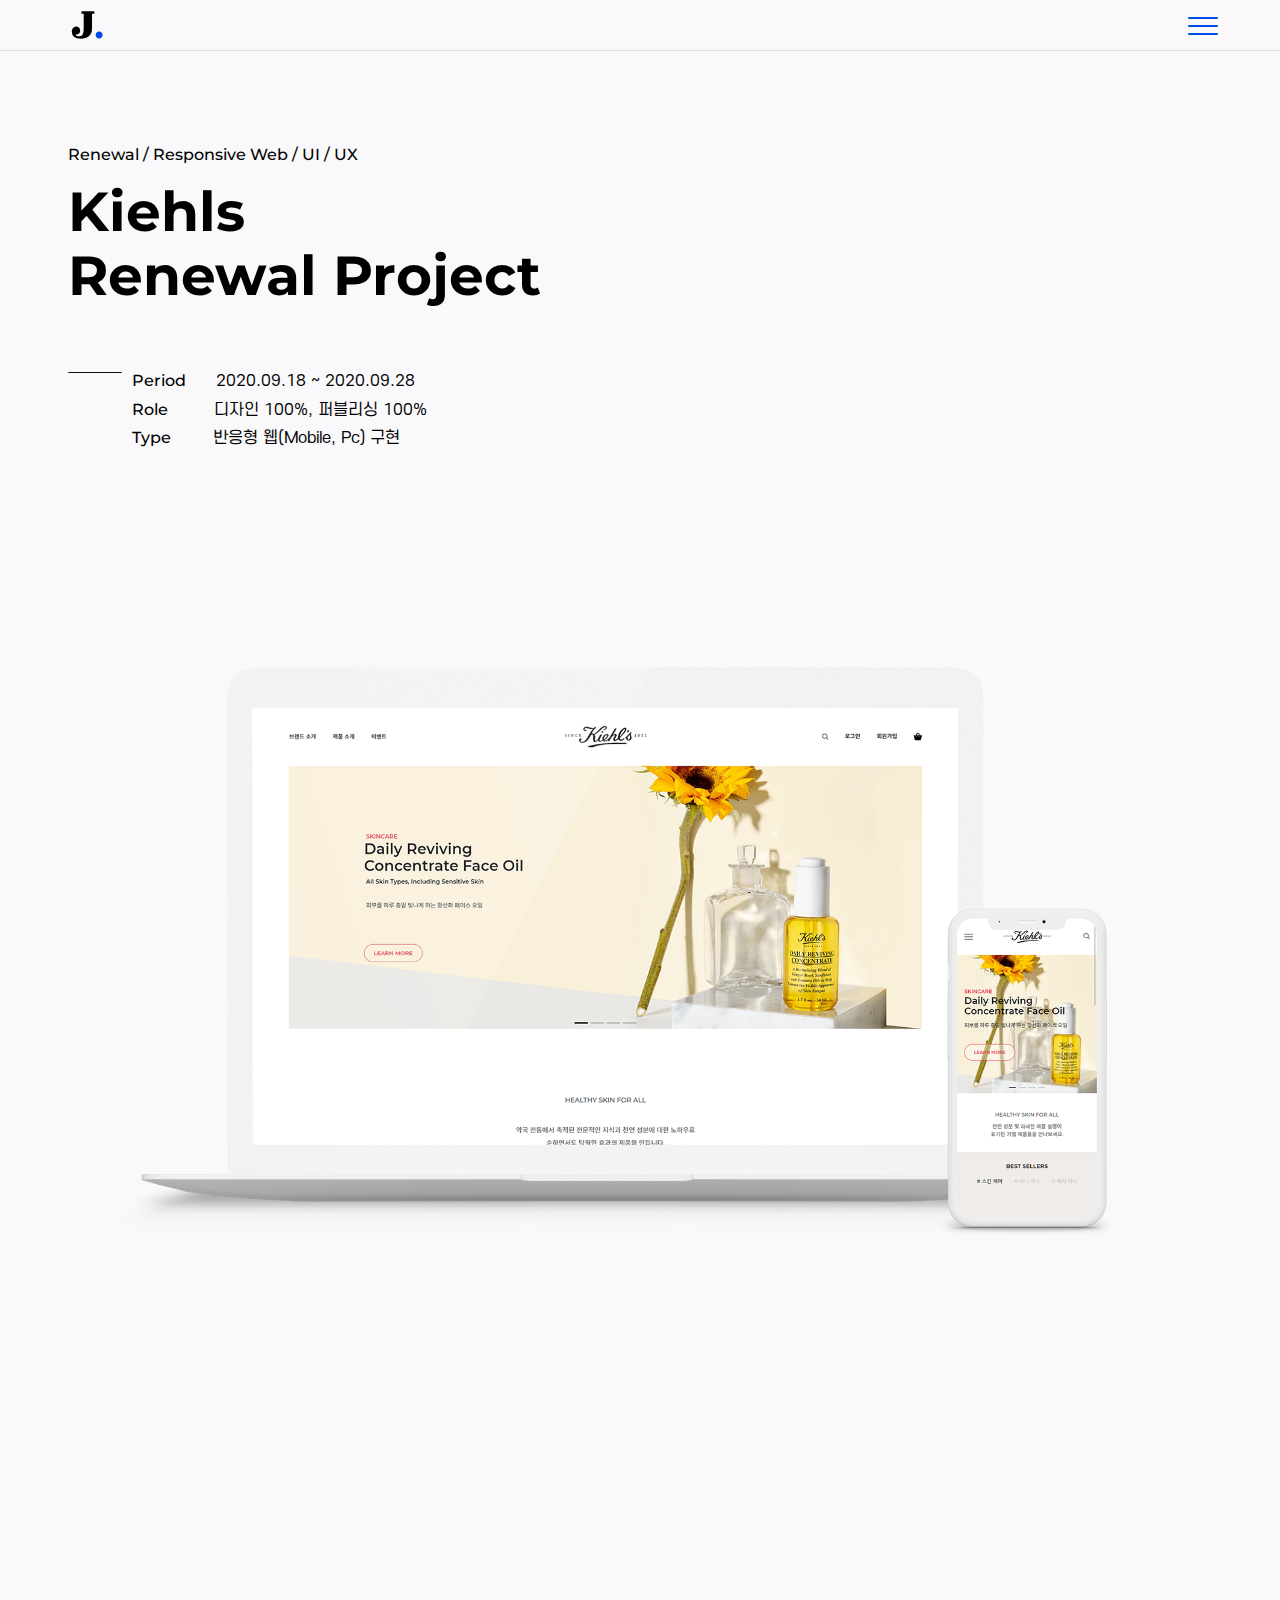
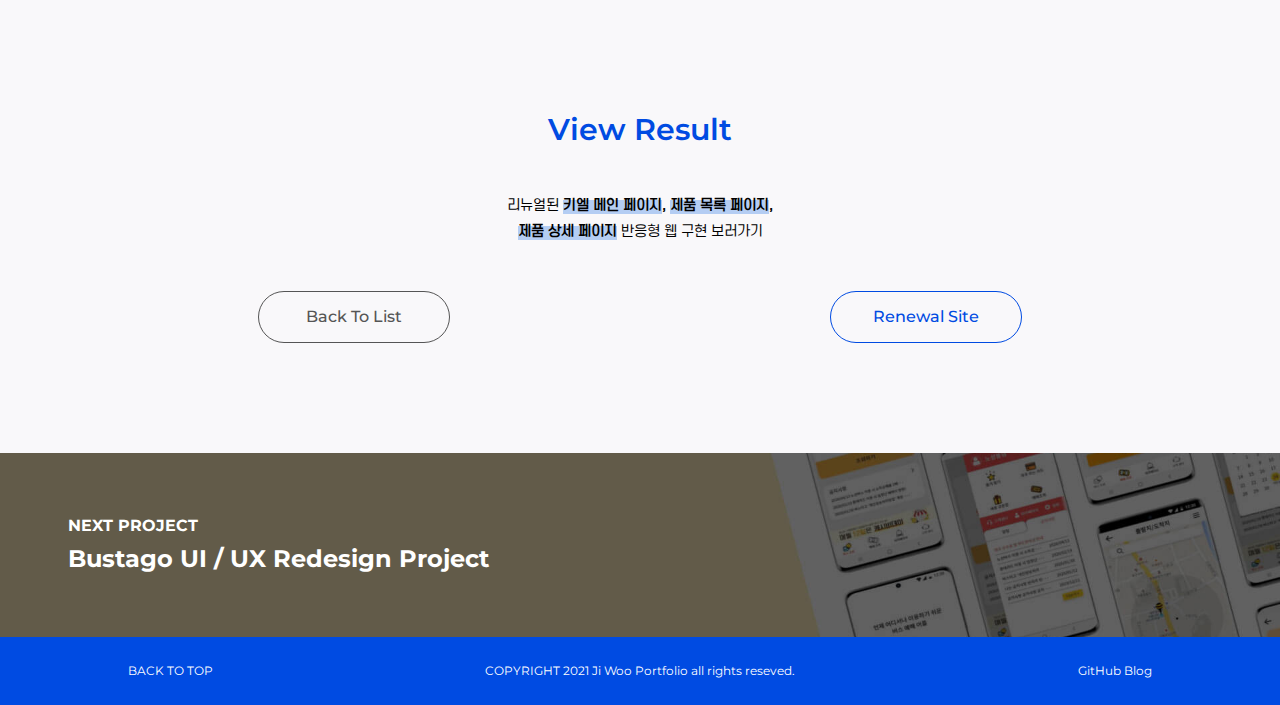
<file: works/project/kiehls.html>
<!DOCTYPE html>
<html lang="ko">
    <head>
        <meta charset="utf-8">
        <meta http-equiv="X-UA-Compatible" content="IE=Edge">
        <meta name="viewport" content="width=device-width, initial-scale=1, minimum-scale=1, maximum-scale=1, user-scalable=no">
        <meta name="description" content="송지우 - UI/UX designer & Web publisher 포트폴리오">
        <meta name="keywords" content="송지우, 포트폴리오, jwsong, UI, UX">
        <meta property="og:title" content="송지우 포트폴리오">
        <meta property="og:url" content="https://sinbhs.github.io/portfolio/works/work.html">
        <meta property="og:image" content="https://sinbhs.github.io/portfolio/images/og_img.png">
        <meta property="og:description" content="안녕하세요. UI/UX designer & Web publisher 송지우의 포트폴리오입니다.">
        <!-- twitter -->
        <meta name="twitter:card" content="summary">
        <meta name="twitter:title" content="송지우 - UI/UX designer & Web publisher 포트폴리오">
        <meta name="twitter:url" content="https://sinbhs.github.io/portfolio/works/work.html">
        <meta name="twitter:image" content="https://sinbhs.github.io/portfolio/images/og_img.png">
        <meta name="twitter:description" content="안녕하세요. UI/UX designer & Web publisher 송지우의 포트폴리오입니다.">
        <title>Kiehls | Jiwoo Portfolio</title>
        <!-- favicon -->
        <link rel="apple-touch-icon" sizes="76x76" href="../../images/apple-touch-icon.png">
        <link rel="icon" type="image/png" sizes="32x32" href="../../images/favicon-32x32.png">
        <link rel="icon" type="image/png" sizes="16x16" href="../../images/favicon-16x16.png">
        <link rel="mask-icon" href="../../images/safari-pinned-tab.svg" color="#5bbad5">
        <meta name="msapplication-TileColor" content="#da532c">
        <meta name="theme-color" content="#ffffff">
        <!-- font -->
        <link href="https://fonts.googleapis.com/css2?family=Jost&family=Montserrat:wght@400;500;600;700&family=Noto+Sans+KR&family=Rozha+One&display=swap" rel="stylesheet">
        <link rel="stylesheet" href="../../fonts/fonts.css">
        <!-- CSS -->
        <link rel="stylesheet" href="../../common/normalize.css">
        <link rel="stylesheet" href="plugin/animate.css">
        <link rel="stylesheet" href="kiehls.css">
        <!-- jQuery -->
        <script src="https://cdn.jsdelivr.net/npm/jquery@3.5.1/dist/jquery.min.js"></script>
        <script src="plugin/wow.min.js"></script>
        <script src="js/project.js"></script>
    </head>

    <body>
        <div class="container">
            <!-- header -->
            <header>
                <!-- nav -->
                <nav>
                    <h2 class="logo"><a href="../../index.html">J<span class="bluedot">.</span></a></h2>
                    <ul class="gnb">
                        <li><a href="../../index.html">home</a></li>
                        <li><a href="../../about/about.html">about</a></li>
                        <li><a href="../work.html">works</a></li>
                        <li><a href="../../contact/contact.html">contact</a></li>
                    </ul>
                </nav>
                <!-- mobile menu btn -->
                <div class="menu_icon">
                    <span></span>
                </div>
            </header>
            <!-- mobileMenu overlay -->
                <div class="overlay">
                    <ul>
                        <li><a href="../../index.html">home</a></li>
                        <li><a href="../../about/about.html">about</a></li>
                        <li><a href="../work.html">works</a></li>
                        <li><a href="../../contact/contact.html">contact</a></li>
                    </ul>
                </div>
            <!-- contents -->
            <div class="contents">
                <!-- title -->
                <section class="title wow fadeInUp">
                    <p>renewal / responsive web / UI / UX</p>
                    <h1>kiehls<br>renewal project</h1>
                    <div class="info_box">
                        <img src="../images/line.svg" alt="line">
                        <ul class="category">
                            <li><p>period</p><p>2020.09.18 ~ 2020.09.28</p></li>
                            <li><p>role&nbsp;&nbsp;&nbsp;&nbsp;</p><p>디자인 100%, 퍼블리싱 100%</p></li>
                            <li><p>type&nbsp;&nbsp;&nbsp;</p><p>반응형 웹(mobile, pc) 구현</p></li>
                        </ul>
                    </div>
                </section>
                <!-- mockup -->
                <div class="mockup wow fadeInUp">
                    <img src="images/KiehlsDetail.png" alt="kiehls_mockup">
                </div>
                <!-- detail -->
                <div class="detail">
                    <!-- project goal -->
                    <div class="project_goal wow fadeInUp">
                        <h2>project goal</h2>
                        <div class="pc_text">
                        <p>기존의 전체적으로 좁고 투박한 레이아웃을 넓고 깔끔한 레이아웃으로 재구성하여<br>사용자가 사이트를 이용하는 데 있어 가독성을 쉽게 확보 가능하며,</p>
                        <p>모든 사용자가 기기 제약 없이 최적의 화면을 경험할 수 있는 반응형 쇼핑몰 사이트 구현</p>
                        </div>
                        <div class="mobile_text">
                            <p>기존의 좁고 투박한 레이아웃을 넓고 깔끔한 <br>레이아웃으로 재구성하여 사용자가 사이트를<br>이용하는 데 있어 가독성을 쉽게 확보 가능하며,</p>
                            <p>모든 사용자가 기기 제약 없이 최적의 화면을<br>경험할 수 있는 반응형 쇼핑몰 사이트 구현</p>
                        </div>
                    </div>
                    <!-- design guide -->
                    <div class="design_guide">
                        <h2 class="wow fadeInLeft">design guide</h2>
                        <!-- keyword -->
                        <div class="keyword">
                            <h3 class="wow fadeInLeft">keyword</h3>
                            <div class="keyword_box">
                                <ul>
                                    <li class="wow fadeInUp" data-wow-delay=".3s">	&#35; 깔끔한</li>
                                    <li class="wow fadeInUp" data-wow-delay=".6s">	&#35; 부드러운</li>
                                    <li class="wow fadeInUp" data-wow-delay=".9s">	&#35; 편안한</li>
                                </ul>
                                <p class="wow fadeInUp" data-wow-delay="1s">깔끔한 레이아웃과 <br>키엘 제품의 부드러움을 나타냄</p>
                            </div>
                        </div>
                        <!-- color -->
                        <div class="color">
                            <h3>color</h3>
                            <div class="color_box">
                                <ul>
                                    <li class="wow fadeInUp" data-wow-delay=".3s">	&#35;fff</li>
                                    <li class="wow fadeInUp" data-wow-delay=".6s">	&#35;c4ad9d</li>
                                    <li class="wow fadeInUp" data-wow-delay=".9s">	&#35;de404f</li>
                                </ul>
                                <p class="wow fadeInUp" data-wow-delay="1s">키엘 제품 디자인에 있는 빨간색을 포인트 컬러로 두고 <br>부드러운 느낌을 주는 갈색 계열의 컬러 사용</p>
                            </div>
                        </div>
                        <!-- fonts -->
                        <div class="font">
                            <h3 class="wow fadeInUp">font</h3>
                            <div class="font_box">
                                <ul class="wow fadeInUp">
                                    <li>NotoSans KR</li>
                                    <li>Montserrat</li>
                                </ul>
                                <p class="wow fadeInUp" data-wow-delay="0.3s">키엘 브랜드 정체성 중 하나인 <br>신뢰를 주는 깔끔하고 가독성 좋은 폰트 사용</p>
                            </div>
                        </div>
                        <!-- UI / UX design -->
                        <div class="design wow fadeInLeft">
                            <h2>UI / UX design</h2>
                            <ul>
                                <li>기존 쇼핑몰은 이미지로만 이루어져 로딩이 오래걸리고 취약계층이 정보를 얻기 어려움<br>가독성 좋은 깔끔한 폰트 사용과 여유로운 줄간격, 레이아웃 사이 여백 배치를 통해 해결</li>
                                <li>스크롤 시 페이지 상단으로 갈 수 있는 버튼 등장</li>
                                <li>PC 화면에서 사용자가 동작 상태를 인지할 수 있도록 마우스 이벤트 발생</li>
                            </ul>
                        </div>
                        <!-- publishing -->
                        <div class="publishing wow fadeInRight">
                            <h2>publishing</h2>
                            <ul>
                                <li>W3C Validator 검사 완료</li>
                                <li>웹표준, 접근성을 고려한 HTML 마크업 언어 구축</li>
                                <li>mobile(375x812), pc(1920x1050) 스크린 사이즈 최적화</li>
                                <li>스크린 사이즈에 따라 레이아웃이 변하는 반응형 웹 구현</li>
                                <li>동적인 요소를 위해 javascript, jQuery swiper 플러그인 사용</li>
                                <li>말줄임 jQuery dotdotdot 플러그인 사용</li>
                            </ul>
                        </div>
                    </div>
                    <!-- view result -->
                    <div class="result">
                        <h2>view result</h2>
                        <p>리뉴얼된 <b><a href="https://sinbhs.github.io/kiehls/" target="_blank">키엘 메인 페이지</a>, <a href="https://sinbhs.github.io/kiehls/product/product.html" target="_blank">제품 목록 페이지</a>,<br> <a href="https://sinbhs.github.io/kiehls/prdDetail/detail.html" target="_blank">제품 상세 페이지</a></b> 반응형 웹 구현 보러가기</p>
                        <img src="../images/arrow.svg" alt="arrow">
                        <ul class="btn">
                            <li><a href="https://sinbhs.github.io/portfolio/works/work.html">back to list</a></li>
                            <li><a href="https://sinbhs.github.io/kiehls/" target="_blank">renewal site</a></li>
                        </ul>
                    </div>    
                </div>
            </div>
                <!-- next project -->
                <div class="next_project">
                    <a href="bustago.html" class="bg_box">
                    <p>next project</p>
                    <h2>bustago UI / UX redesign project</h2>
                    </a>
                </div>
            <!-- footer -->
            <footer>
                <div class="return_top">back <br>to <br>top</div>
                <div class="footer_copyright">COPYRIGHT 2021 Ji Woo Portfolio all rights reseved.</div>
                <div class="gitblog_link"><a href="https://sinbhs.github.io" target="_blank"><img src="../../about/images/github.png" alt="github"><span>GitHub Blog</span></a></div>
            </footer>
        </div>
        <script>
            new WOW().init();
        </script>
    </body>
</html>
</file>
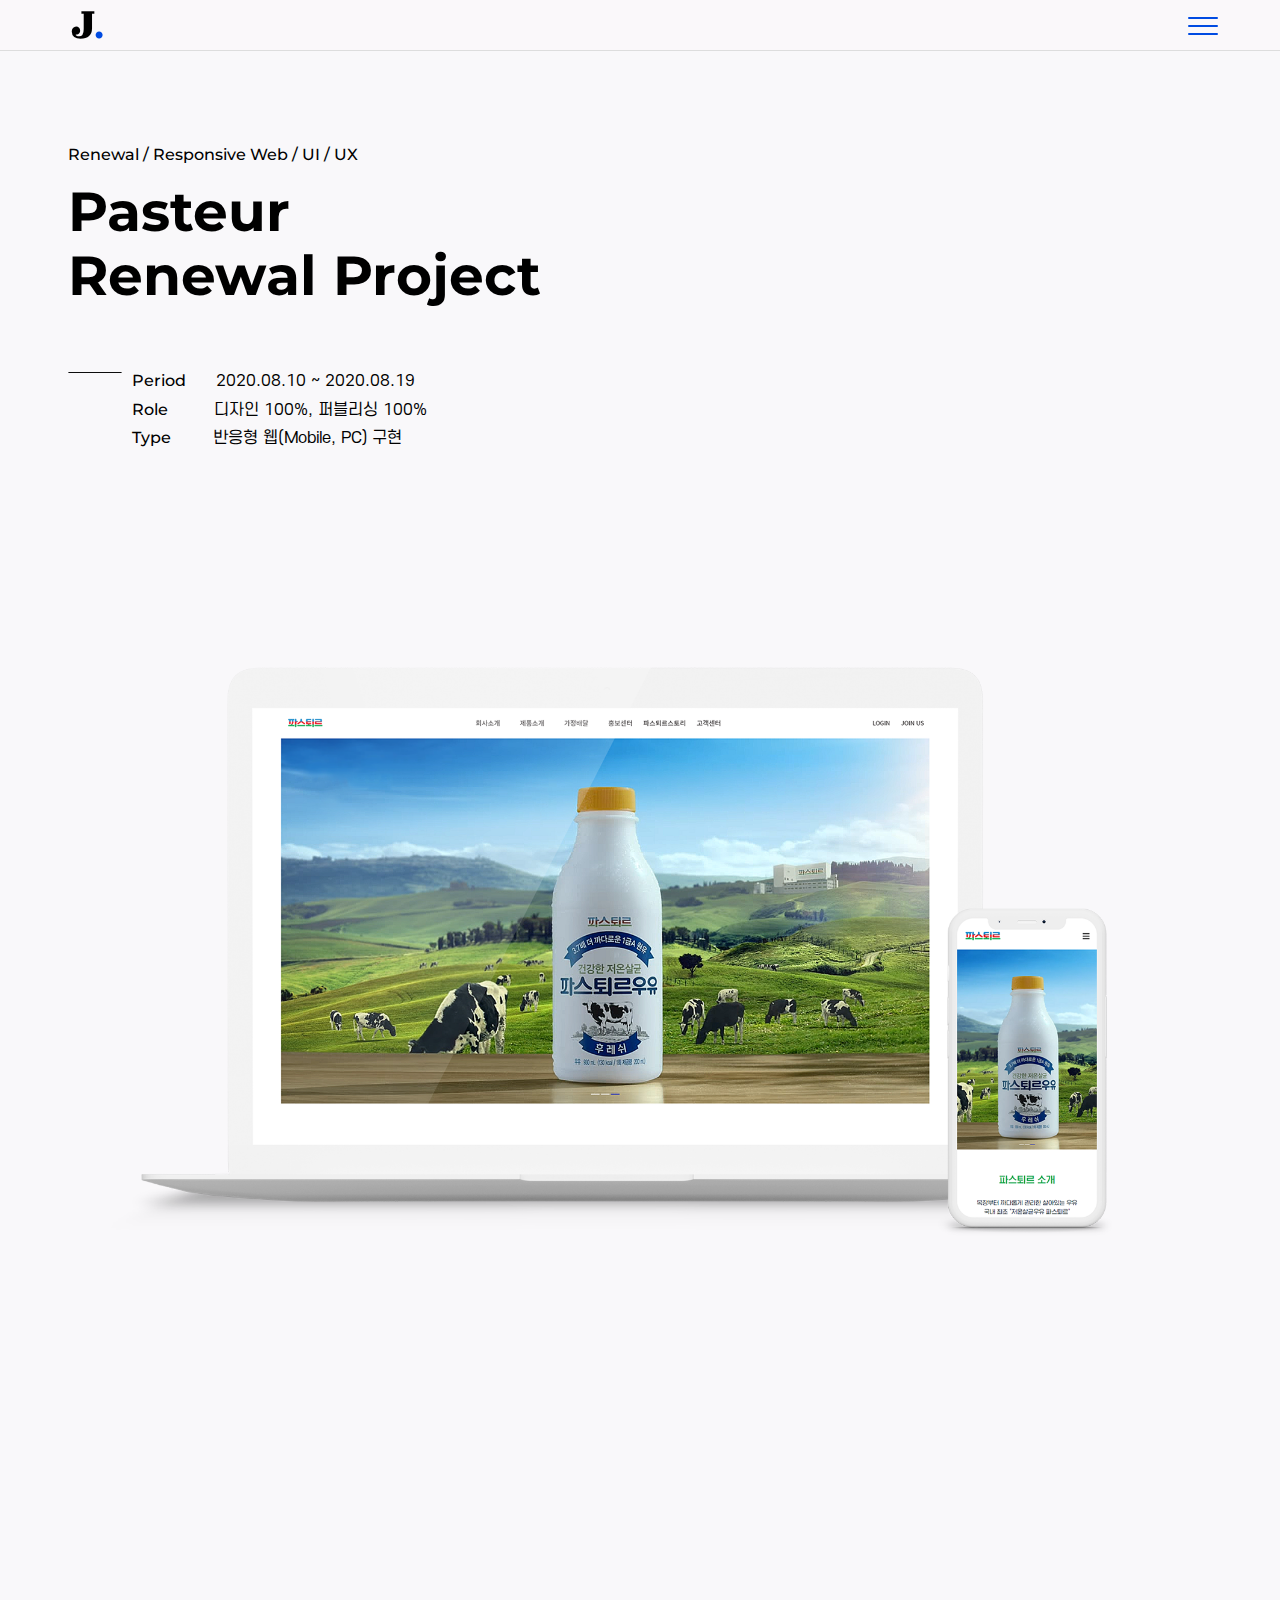
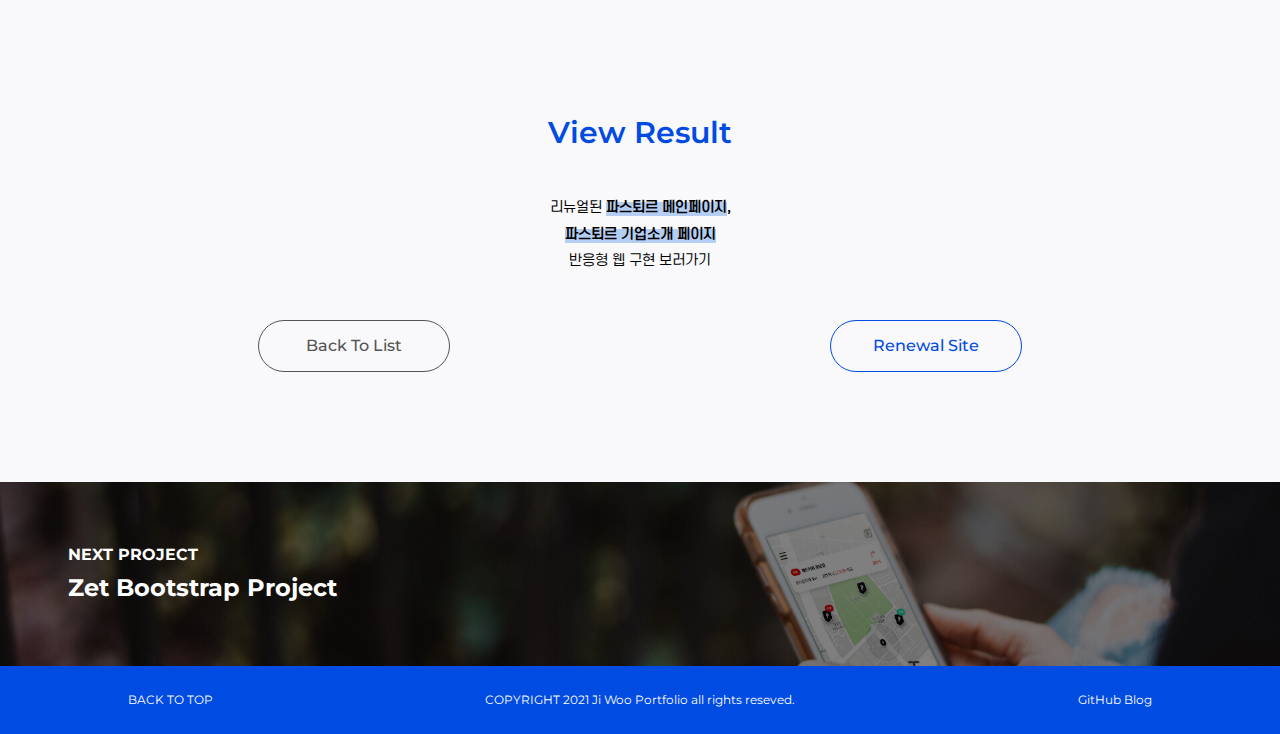
<file: works/project/pasteur.html>
<!DOCTYPE html>
<html lang="ko">
    <head>
        <meta charset="utf-8">
        <meta http-equiv="X-UA-Compatible" content="IE=Edge">
        <meta name="viewport" content="width=device-width, initial-scale=1, minimum-scale=1, maximum-scale=1, user-scalable=no">
        <meta name="description" content="송지우 - UI/UX designer & Web publisher 포트폴리오">
        <meta name="keywords" content="송지우, 포트폴리오, jwsong, UI, UX">
        <meta property="og:title" content="송지우 포트폴리오">
        <meta property="og:url" content="https://sinbhs.github.io/portfolio/works/work.html">
        <meta property="og:image" content="https://sinbhs.github.io/portfolio/images/og_img.png">
        <meta property="og:description" content="안녕하세요. UI/UX designer & Web publisher 송지우의 포트폴리오입니다.">
        <!-- twitter -->
        <meta name="twitter:card" content="summary">
        <meta name="twitter:title" content="송지우 - UI/UX designer & Web publisher 포트폴리오">
        <meta name="twitter:url" content="https://sinbhs.github.io/portfolio/works/work.html">
        <meta name="twitter:image" content="https://sinbhs.github.io/portfolio/images/og_img.png">
        <meta name="twitter:description" content="안녕하세요. UI/UX designer & Web publisher 송지우의 포트폴리오입니다.">
        <title>파스퇴르 | Jiwoo Portfolio</title>
        <!-- favicon -->
        <link rel="apple-touch-icon" sizes="76x76" href="../../images/apple-touch-icon.png">
        <link rel="icon" type="image/png" sizes="32x32" href="../../images/favicon-32x32.png">
        <link rel="icon" type="image/png" sizes="16x16" href="../../images/favicon-16x16.png">
        <link rel="mask-icon" href="../../images/safari-pinned-tab.svg" color="#5bbad5">
        <meta name="msapplication-TileColor" content="#da532c">
        <meta name="theme-color" content="#ffffff">
        <!-- font -->
        <link href="https://fonts.googleapis.com/css2?family=Jost&family=Montserrat:wght@400;500;600;700&family=Rozha+One&display=swap" rel="stylesheet">
        <link rel="stylesheet" href="../../fonts/fonts.css">
        <!-- CSS -->
        <link rel="stylesheet" href="../../common/normalize.css">
        <link rel="stylesheet" href="plugin/animate.css">
        <link rel="stylesheet" href="pasteur.css">
        <!-- jQuery -->
        <script src="https://cdn.jsdelivr.net/npm/jquery@3.5.1/dist/jquery.min.js"></script>
        <script src="plugin/wow.min.js"></script>
        <script src="js/project.js"></script>
    </head>

    <body>
        <div class="container">
            <!-- header -->
            <header>
                <!-- nav -->
                <nav>
                    <h2 class="logo"><a href="../../index.html">J<span class="bluedot">.</span></a></h2>
                    <ul class="gnb">
                        <li><a href="../../index.html">home</a></li>
                        <li><a href="../../about/about.html">about</a></li>
                        <li><a href="../work.html">works</a></li>
                        <li><a href="../../contact/contact.html">contact</a></li>
                    </ul>
                </nav>
                <!-- mobile menu btn -->
                <div class="menu_icon">
                    <span></span>
                </div>
            </header>
            <!-- mobileMenu overlay -->
                <div class="overlay">
                    <ul>
                        <li><a href="../../index.html">home</a></li>
                        <li><a href="../../about/about.html">about</a></li>
                        <li><a href="../work.html">works</a></li>
                        <li><a href="../../contact/contact.html">contact</a></li>
                    </ul>
                </div>
            <!-- contents -->
            <div class="contents">
                <!-- title -->
                <section class="title wow fadeInUp">
                    <p>renewal / responsive web / UI / UX</p>
                    <h1>pasteur<br>renewal project</h1>
                    <div class="info_box">
                        <img src="../images/line.svg" alt="line">
                        <ul class="category">
                            <li><p>period</p><p>2020.08.10 ~ 2020.08.19</p></li>
                            <li><p>role&nbsp;&nbsp;&nbsp;&nbsp;</p><p>디자인 100%, 퍼블리싱 100%</p></li>
                            <li><p>type&nbsp;&nbsp;&nbsp;</p><p>반응형 웹(mobile, PC) 구현</p></li>
                        </ul>
                    </div>
                </section>
                <!-- mockup -->
                <div class="mockup wow fadeInUp">
                    <img src="images/pasteur_mockup.png" alt="Ames_mockup">
                </div>
                <!-- detail -->
                <div class="detail">
                    <!-- project goal -->
                    <div class="project_goal wow fadeInUp">
                        <h2>project goal</h2>
                        <div class="pc_text">
                        <p>파스퇴르 홈페이지는 2012년을 마지막으로 만들어진 웹사이트로<br>전체적으로 노후화된 디자인을 가지고 있음<br>이를 트렌드에 맞게 디자인하고 중요도에 따라 섹션을 배치해</p>
                        <p>사용자 누구나 이용하기 쉬운 반응형 기업 웹사이트 구현</p>
                        </div>
                        <div class="mobile_text">
                            <p>파스퇴르 홈페이지는 2012년을 마지막으로 만들어진<br> 웹사이트로 전체적으로 노후화된 디자인을 가지고 있음<br><br>이를 트렌드에 맞게 디자인하고 중요도에 따라 섹션을<br> 배치해 사용자 누구나 이용하기 쉬운<br>반응형 기업 웹사이트 구현</p>
                        </div>
                    </div>
                    <!-- design guide -->
                    <div class="design_guide">
                        <h2 class="wow fadeInLeft">design guide</h2>
                        <!-- keyword -->
                        <div class="keyword">
                            <h3 class="wow fadeInLeft">keyword</h3>
                            <div class="keyword_box">
                                <ul>
                                    <li class="wow fadeInUp" data-wow-delay=".3s">	&#35; 깔끔한</li>
                                    <li class="wow fadeInUp" data-wow-delay=".6s">	&#35; 파릇한</li>
                                    <li class="wow fadeInUp" data-wow-delay=".9s">	&#35; 믿음직한</li>
                                </ul>
                                <p class="wow fadeInUp" data-wow-delay="1s">믿고 마실 수 있는 신선한 상품, <br>건강한 우유</p>
                            </div>
                        </div>
                        <!-- color -->
                        <div class="color">
                            <h3>color</h3>
                            <div class="color_box">
                                <ul>
                                    <li class="wow fadeInUp" data-wow-delay=".3s">	&#35;fff</li>
                                    <li class="wow fadeInUp" data-wow-delay=".6s">	&#35;00ad53</li>
                                    <li class="wow fadeInUp" data-wow-delay=".9s">	&#35;000</li>
                                </ul>
                                <p class="wow fadeInUp" data-wow-delay="1s">기존 브랜드 로고 색상 중<br> 우유의 신선함을 보여주는 초록색 사용</p>
                            </div>
                        </div>
                        <!-- fonts -->
                        <div class="font">
                            <h3 class="wow fadeInUp">font</h3>
                            <div class="font_box">
                                <ul class="wow fadeInUp">
                                    <li>NotoSans KR</li>
                                    <li>a시월구일</li>
                                </ul>
                                <p class="wow fadeInUp" data-wow-delay="0.3s">신뢰를 주는 깔끔하고 가독성 좋은 폰트 사용</p>
                            </div>
                        </div>
                        <!-- UI / UX design -->
                        <div class="design wow fadeInLeft">
                            <h2>UI / UX design</h2>
                            <ul>
                                <li>기존 쇼핑몰은 2013년에 만들어져 노후화된 디자인과 작은 글씨크기로 홈페이지 이용에 어려움이 많았음<br>이를 해결하기 위해 가독성 좋은 깔끔한 폰트와 풀스크린 레이아웃, 적당한 여백을 배치하여</li>
                                <li>기존 웹사이트에서 부족했던 심미적, 기능적 부분 개선</li>
                                <li>PC 화면에서 사용자가 동작 상태를 인지할 수 있도록 CSS를 이용한 마우스 이벤트 발생</li>
                            </ul>
                        </div>
                        <!-- publishing -->
                        <div class="publishing wow fadeInRight">
                            <h2>publishing</h2>
                            <ul>
                                <li>W3C Validator 검사 완료</li>
                                <li>웹표준, 접근성을 고려한 HTML 마크업 언어 구축</li>
                                <li>mobile(375x812), pc(1920x1050) 스크린 사이즈에 최적화</li>
                                <li>화면 크기에 따라 반응하는 반응형 웹 구현</li>
                                <li>동적인 요소를 위해 javascript, AOS 플러그인 사용</li>
                            </ul>
                        </div>
                    </div>
                    <!-- view result -->
                    <div class="result">
                        <h2>view result</h2>
                        <p>리뉴얼된 <b><a href="https://sinbhs.github.io/pasteur/index.html" target="_blank">파스퇴르 메인페이지</a>, <br><a href="https://sinbhs.github.io/pasteur/about/aboutcompany.html" target="_blank">파스퇴르 기업소개 페이지</a><br></b> 반응형 웹 구현 보러가기</p>
                        <img src="../images/arrow.svg" alt="arrow">
                        <ul class="btn">
                            <li><a href="https://sinbhs.github.io/portfolio/works/work.html">back to list</a></li>
                            <li><a href="https://sinbhs.github.io/pasteur/index.html" target="_blank">renewal site</a></li>
                        </ul>
                    </div>    
                </div>
            </div>
            <!-- next project -->
            <div class="next_project">
                <a href="zet.html" class="bg_box">
                <p>next project</p>
                <h2>zet bootstrap project</h2>
                </a>
            </div>
            <!-- footer -->
            <footer>
                <div class="return_top">back <br>to <br>top</div>
                <div class="footer_copyright">COPYRIGHT 2021 Ji Woo Portfolio all rights reseved.</div>
                <div class="gitblog_link"><a href="https://sinbhs.github.io" target="_blank"><img src="../../about/images/github.png" alt="github"><span>GitHub Blog</span></a></div>
            </footer>
        </div>
        <script>
            new WOW().init();
        </script>
    </body>
</html>
</file>
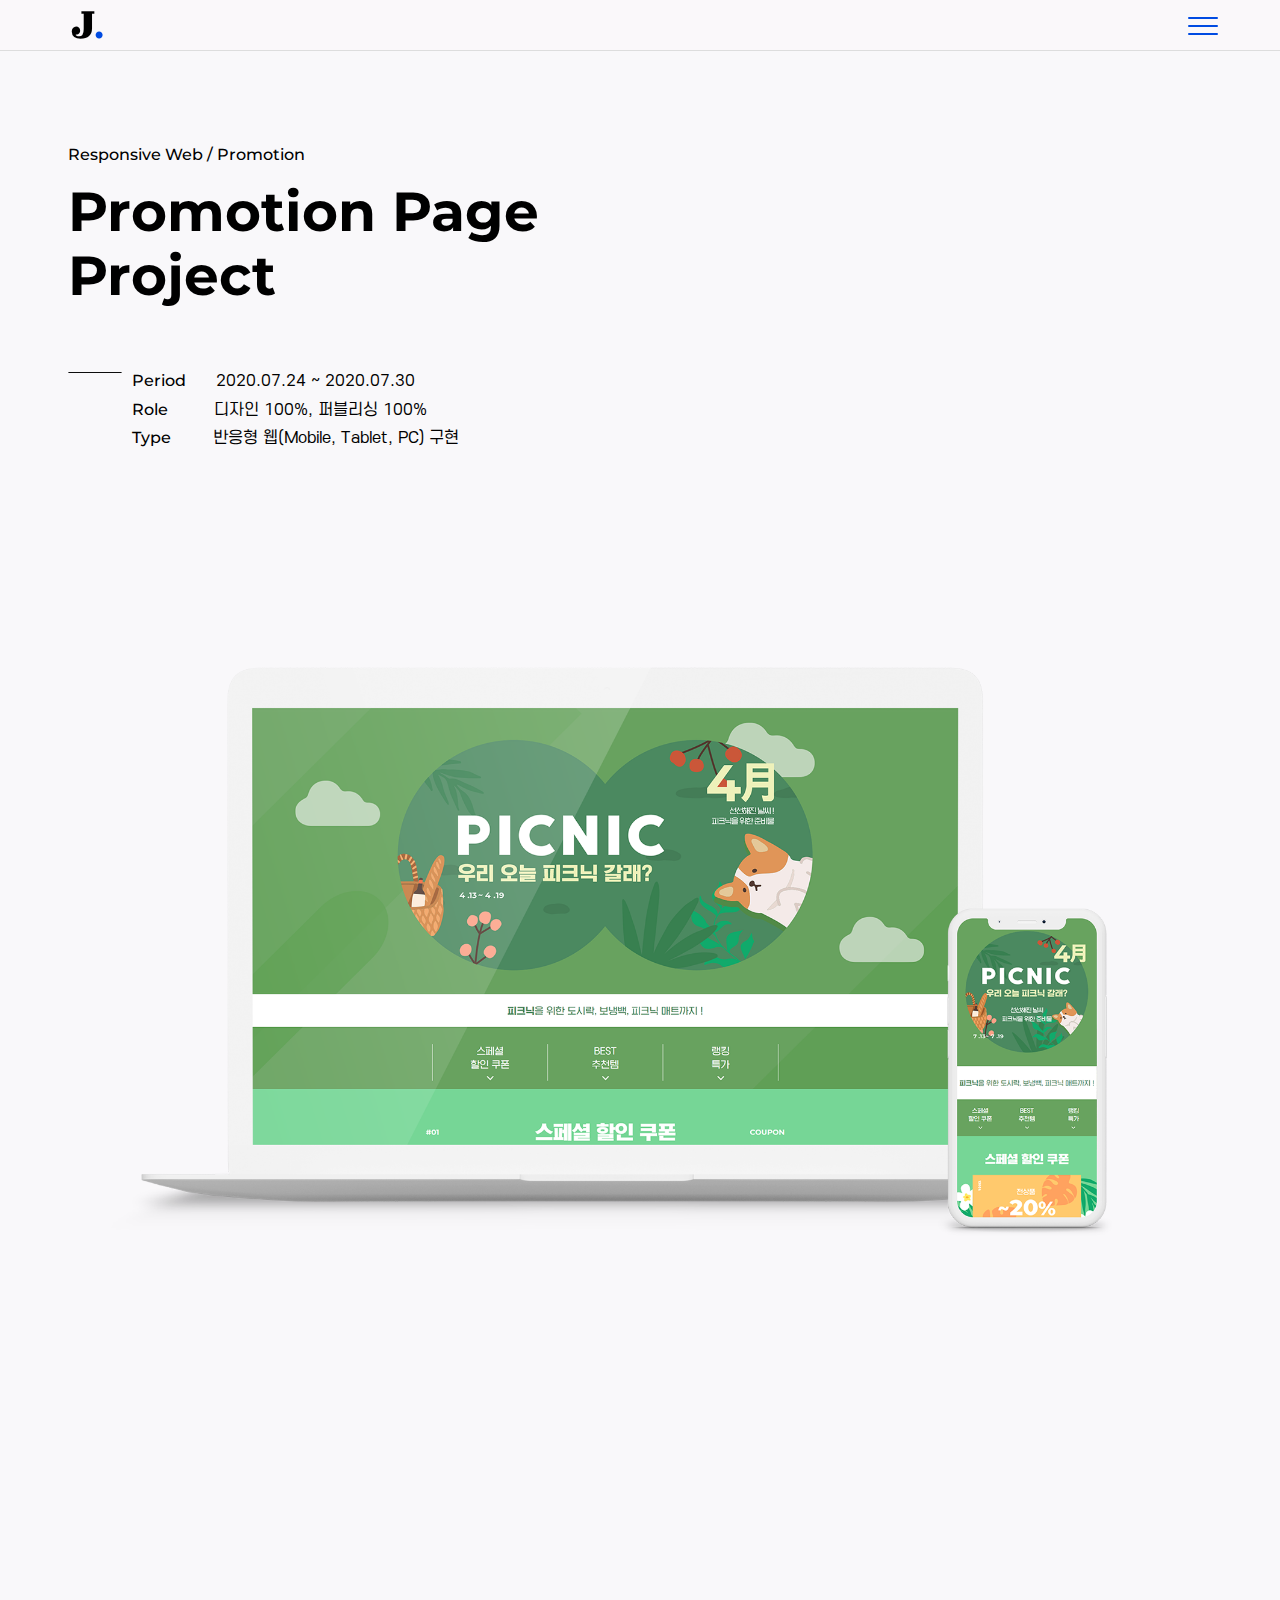
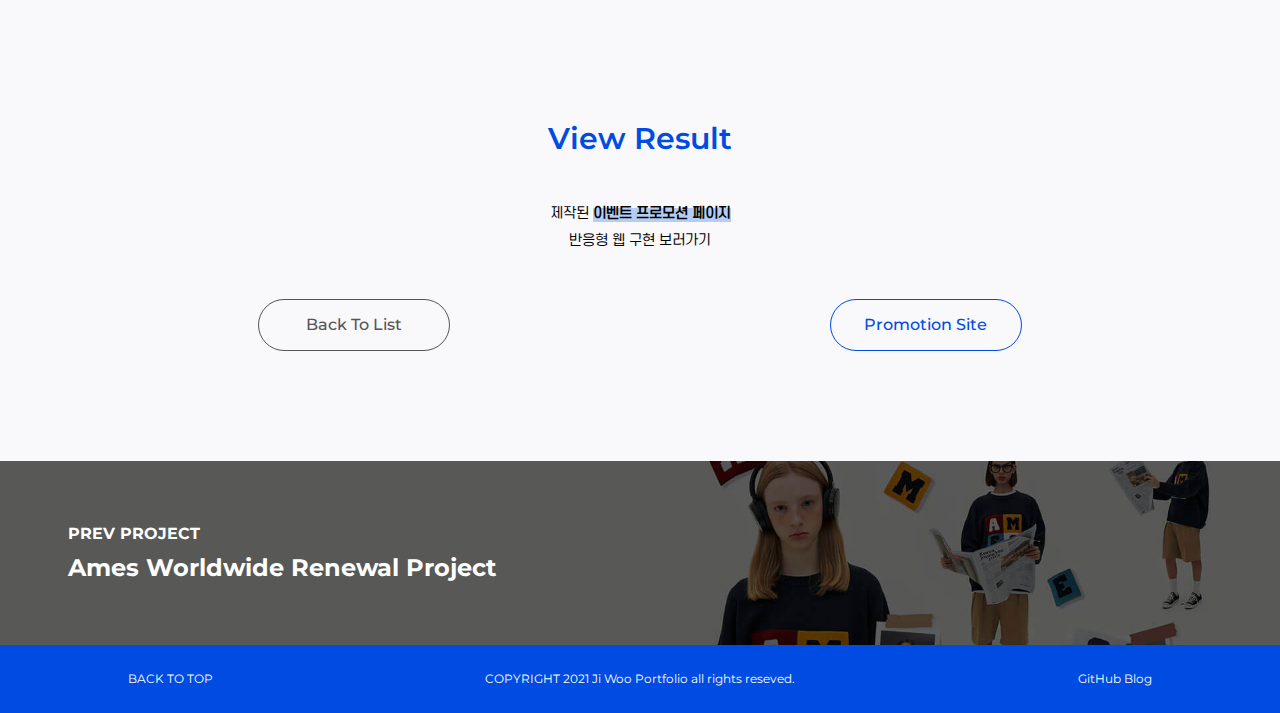
<file: works/project/promotion.html>
<!DOCTYPE html>
<html lang="ko">
    <head>
        <meta charset="utf-8">
        <meta http-equiv="X-UA-Compatible" content="IE=Edge">
        <meta name="viewport" content="width=device-width, initial-scale=1, minimum-scale=1, maximum-scale=1, user-scalable=no">
        <meta name="description" content="송지우 - UI/UX designer & Web publisher 포트폴리오">
        <meta name="keywords" content="송지우, 포트폴리오, jwsong, UI, UX">
        <meta property="og:title" content="송지우 포트폴리오">
        <meta property="og:url" content="https://sinbhs.github.io/portfolio/works/work.html">
        <meta property="og:image" content="https://sinbhs.github.io/portfolio/images/og_img.png">
        <meta property="og:description" content="안녕하세요. UI/UX designer & Web publisher 송지우의 포트폴리오입니다.">
        <!-- twitter -->
        <meta name="twitter:card" content="summary">
        <meta name="twitter:title" content="송지우 - UI/UX designer & Web publisher 포트폴리오">
        <meta name="twitter:url" content="https://sinbhs.github.io/portfolio/works/work.html">
        <meta name="twitter:image" content="https://sinbhs.github.io/portfolio/images/og_img.png">
        <meta name="twitter:description" content="안녕하세요. UI/UX designer & Web publisher 송지우의 포트폴리오입니다.">
        <title>Promotion Page | Jiwoo Portfolio</title>
        <!-- favicon -->
        <link rel="apple-touch-icon" sizes="76x76" href="../../images/apple-touch-icon.png">
        <link rel="icon" type="image/png" sizes="32x32" href="../../images/favicon-32x32.png">
        <link rel="icon" type="image/png" sizes="16x16" href="../../images/favicon-16x16.png">
        <link rel="mask-icon" href="../../images/safari-pinned-tab.svg" color="#5bbad5">
        <meta name="msapplication-TileColor" content="#da532c">
        <meta name="theme-color" content="#ffffff">
        <!-- font -->
        <link href="https://fonts.googleapis.com/css2?family=Jost&family=Montserrat:wght@400;500;600;700&family=Rozha+One&display=swap" rel="stylesheet">
        <link rel="stylesheet" href="../../fonts/fonts.css">
        <!-- CSS -->
        <link rel="stylesheet" href="../../common/normalize.css">
        <link rel="stylesheet" href="plugin/animate.css">
        <link rel="stylesheet" href="promotion.css">
        <!-- jQuery -->
        <script src="https://cdn.jsdelivr.net/npm/jquery@3.5.1/dist/jquery.min.js"></script>
        <script src="plugin/wow.min.js"></script>
        <script src="js/project.js"></script>
    </head>

    <body>
        <div class="container">
            <!-- header -->
            <header>
                <!-- nav -->
                <nav>
                    <h2 class="logo"><a href="../../index.html">J<span class="bluedot">.</span></a></h2>
                    <ul class="gnb">
                        <li><a href="../../index.html">home</a></li>
                        <li><a href="../../about/about.html">about</a></li>
                        <li><a href="../work.html">works</a></li>
                        <li><a href="../../contact/contact.html">contact</a></li>
                    </ul>
                </nav>
                <!-- mobile menu btn -->
                <div class="menu_icon">
                    <span></span>
                </div>
            </header>
            <!-- mobileMenu overlay -->
                <div class="overlay">
                    <ul>
                        <li><a href="../../index.html">home</a></li>
                        <li><a href="../../about/about.html">about</a></li>
                        <li><a href="../work.html">works</a></li>
                        <li><a href="../../contact/contact.html">contact</a></li>
                    </ul>
                </div>
            <!-- contents -->
            <div class="contents">
                <!-- title -->
                <section class="title wow fadeInUp">
                    <p>responsive web / promotion</p>
                    <h1>promotion page<br>project</h1>
                    <div class="info_box">
                        <img src="../images/line.svg" alt="line">
                        <ul class="category">
                            <li><p>period</p><p>2020.07.24 ~ 2020.07.30</p></li>
                            <li><p>role&nbsp;&nbsp;&nbsp;&nbsp;</p><p>디자인 100%, 퍼블리싱 100%</p></li>
                            <li><p>type&nbsp;&nbsp;&nbsp;</p><p>반응형 웹(mobile, tablet, PC) 구현</p></li>
                        </ul>
                    </div>
                </section>
                <!-- mockup -->
                <div class="mockup wow fadeInUp">
                    <img src="images/promotion_mockup.png" alt="Ames_mockup">
                </div>
                <!-- detail -->
                <div class="detail">
                    <!-- project goal -->
                    <div class="project_goal wow fadeInUp">
                        <h2>project goal</h2>
                        <div class="pc_text">
                        <p>1300k 이벤트 웹 프로모션 페이지 제작 프로젝트<br>특정 기간 동안 진행되는 고객과의 소통을 위한 광고 페이지 제작<br>상품, 서비스들을 고객들께 알림으로써 브랜드 가치를 창출하고,</p>
                        <p>모든 기기에서 동일한 컨텐츠를 볼 수 있는 반응형 사이트 구현</p>
                        </div>
                        <div class="mobile_text">
                            <p>1300k 이벤트 웹 프로모션 페이지 제작 프로젝트<br>특정 기간 동안 진행되는 고객과의 소통을 위한<br>광고 페이지 제작<br><br>상품, 서비스들을 고객들께 알림으로써 브랜드 가치를<br> 창출하고, 모든 기기에서 동일한 컨텐츠를 볼 수 있는 반응형 사이트 구현</p>
                        </div>
                    </div>
                    <!-- design guide -->
                    <div class="design_guide">
                        <h2 class="wow fadeInLeft">design guide</h2>
                        <!-- keyword -->
                        <div class="keyword">
                            <h3 class="wow fadeInLeft">keyword</h3>
                            <div class="keyword_box">
                                <ul>
                                    <li class="wow fadeInUp" data-wow-delay=".3s">	&#35; 귀여운</li>
                                    <li class="wow fadeInUp" data-wow-delay=".6s">	&#35; 따뜻한</li>
                                    <li class="wow fadeInUp" data-wow-delay=".9s">	&#35; 깔끔한</li>
                                </ul>
                                <p class="wow fadeInUp" data-wow-delay="1s">피크닉 제품 홍보에 어울리는 <br>귀엽고 따뜻한 디자인</p>
                            </div>
                        </div>
                        <!-- color -->
                        <div class="color">
                            <h3>color</h3>
                            <div class="color_box">
                                <ul>
                                    <li class="wow fadeInUp" data-wow-delay=".3s">	&#35;76d696</li>
                                    <li class="wow fadeInUp" data-wow-delay=".6s">	&#35;68a25f</li>
                                    <li class="wow fadeInUp" data-wow-delay=".9s">	&#35;4c8a61</li>
                                </ul>
                                <p class="wow fadeInUp" data-wow-delay="1s">피크닉의 계절인 봄에서 떠오르는<br>파릇파릇한 잔디의 색상</p>
                            </div>
                        </div>
                        <!-- fonts -->
                        <div class="font">
                            <h3 class="wow fadeInUp">font</h3>
                            <div class="font_box">
                                <ul class="wow fadeInUp">
                                    <li>NotoSans KR</li>
                                    <li>a시월구일</li>
                                    <li>Montserrat</li>
                                </ul>
                                <p class="wow fadeInUp" data-wow-delay="0.3s">깔끔하고 가독성 좋은 폰트 사용</p>
                            </div>
                        </div>
                        <!-- UI / UX design -->
                        <div class="design wow fadeInLeft">
                            <h2>UI / UX design</h2>
                            <ul>
                                <li>이벤트 페이지 컨텐츠를 섹션별로 나누어 보기좋게 배치</li>
                                <li>타이틀 밑에 원하는 섹션으로 이동할 수 있는 메뉴 버튼 구성</li>
                                <li>페이지 맨 위로 이동하는 ScrollTop 버튼 배치</li>
                            </ul>
                        </div>
                        <!-- publising -->
                        <div class="publishing wow fadeInRight">
                            <h2>publishing</h2>
                            <ul>
                                <li>W3C Validator 검사 완료</li>
                                <li>화면 크기에 따라 반응하는 반응형 웹 구현</li>
                                <li>Mobile(375x812), Tablet(768x1024), PC(1920x1050) 스크린 사이즈에 최적화</li>
                                <li>javascript를 이용하여 타이틀 바로 밑의 메뉴 클릭 시 해당 섹션으로 이동 가능하게 함</li>
                                <li>javascript를 이용하여 스크롤 시 스크롤탑 버튼 등장, 부드러운 이동 구현</li>
                            </ul>
                        </div>
                    </div>
                    <!-- view result -->
                    <div class="result">
                        <h2>view result</h2>
                        <p>제작된 <b><a href="https://sinbhs.github.io/eventpage/" target="_blank">이벤트 프로모션 페이지</a> <br></b>반응형 웹 구현 보러가기</p>
                        <img src="../images/arrow.svg" alt="arrow">
                        <ul class="btn">
                            <li><a href="https://sinbhs.github.io/portfolio/works/work.html">back to list</a></li>
                            <li><a href="https://sinbhs.github.io/eventpage/" target="_blank">promotion site</a></li>
                        </ul>
                    </div>    
                </div>
            </div>
                <!-- prev project -->
                <div class="prev_project">
                    <a href="Ames.html" class="bg_box">
                    <p>prev project</p>
                    <h2>Ames worldwide renewal project</h2>
                    </a>
                </div>
            <!-- footer -->
            <footer>
                <div class="return_top">back <br>to <br>top</div>
                <div class="footer_copyright">COPYRIGHT 2021 Ji Woo Portfolio all rights reseved.</div>
                <div class="gitblog_link"><a href="https://sinbhs.github.io" target="_blank"><img src="../../about/images/github.png" alt="github"><span>GitHub Blog</span></a></div>
            </footer>
        </div>
    </body>
    <script>
        new WOW().init();
    </script>
</html>
</file>
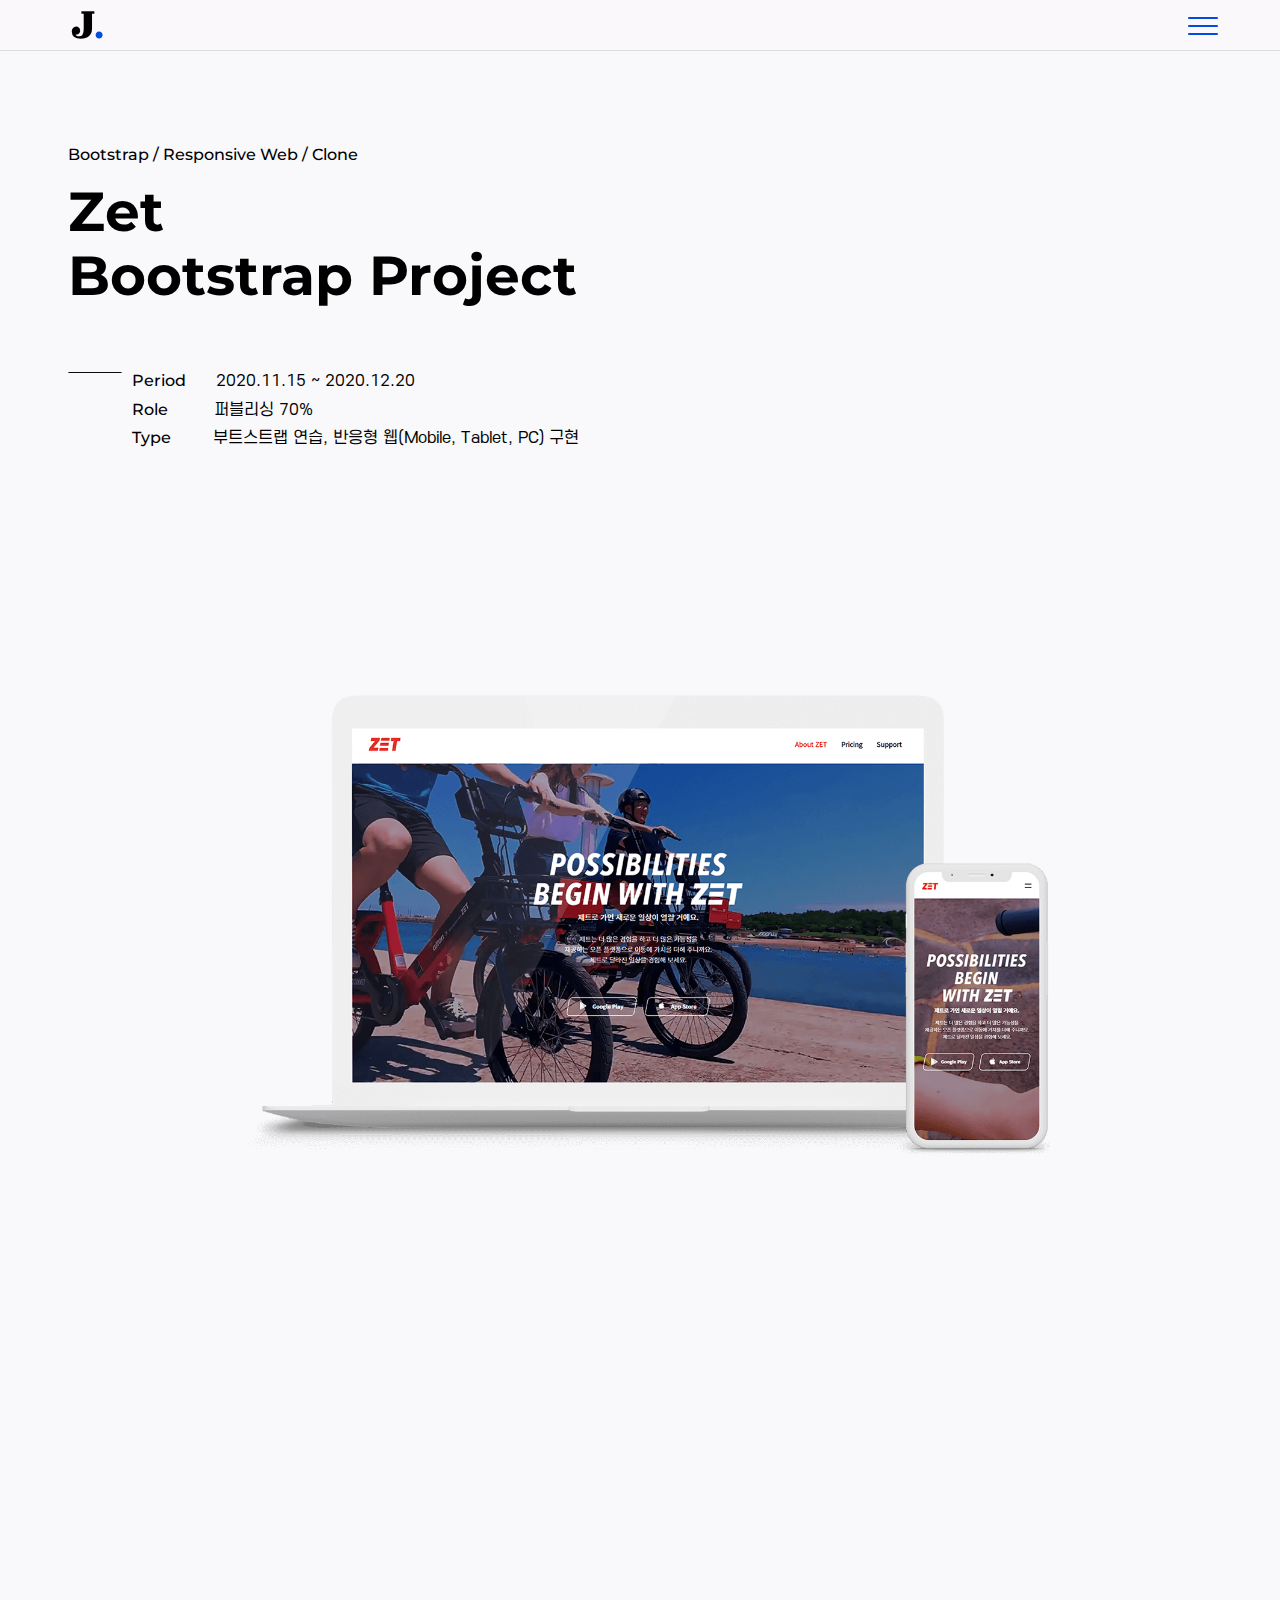
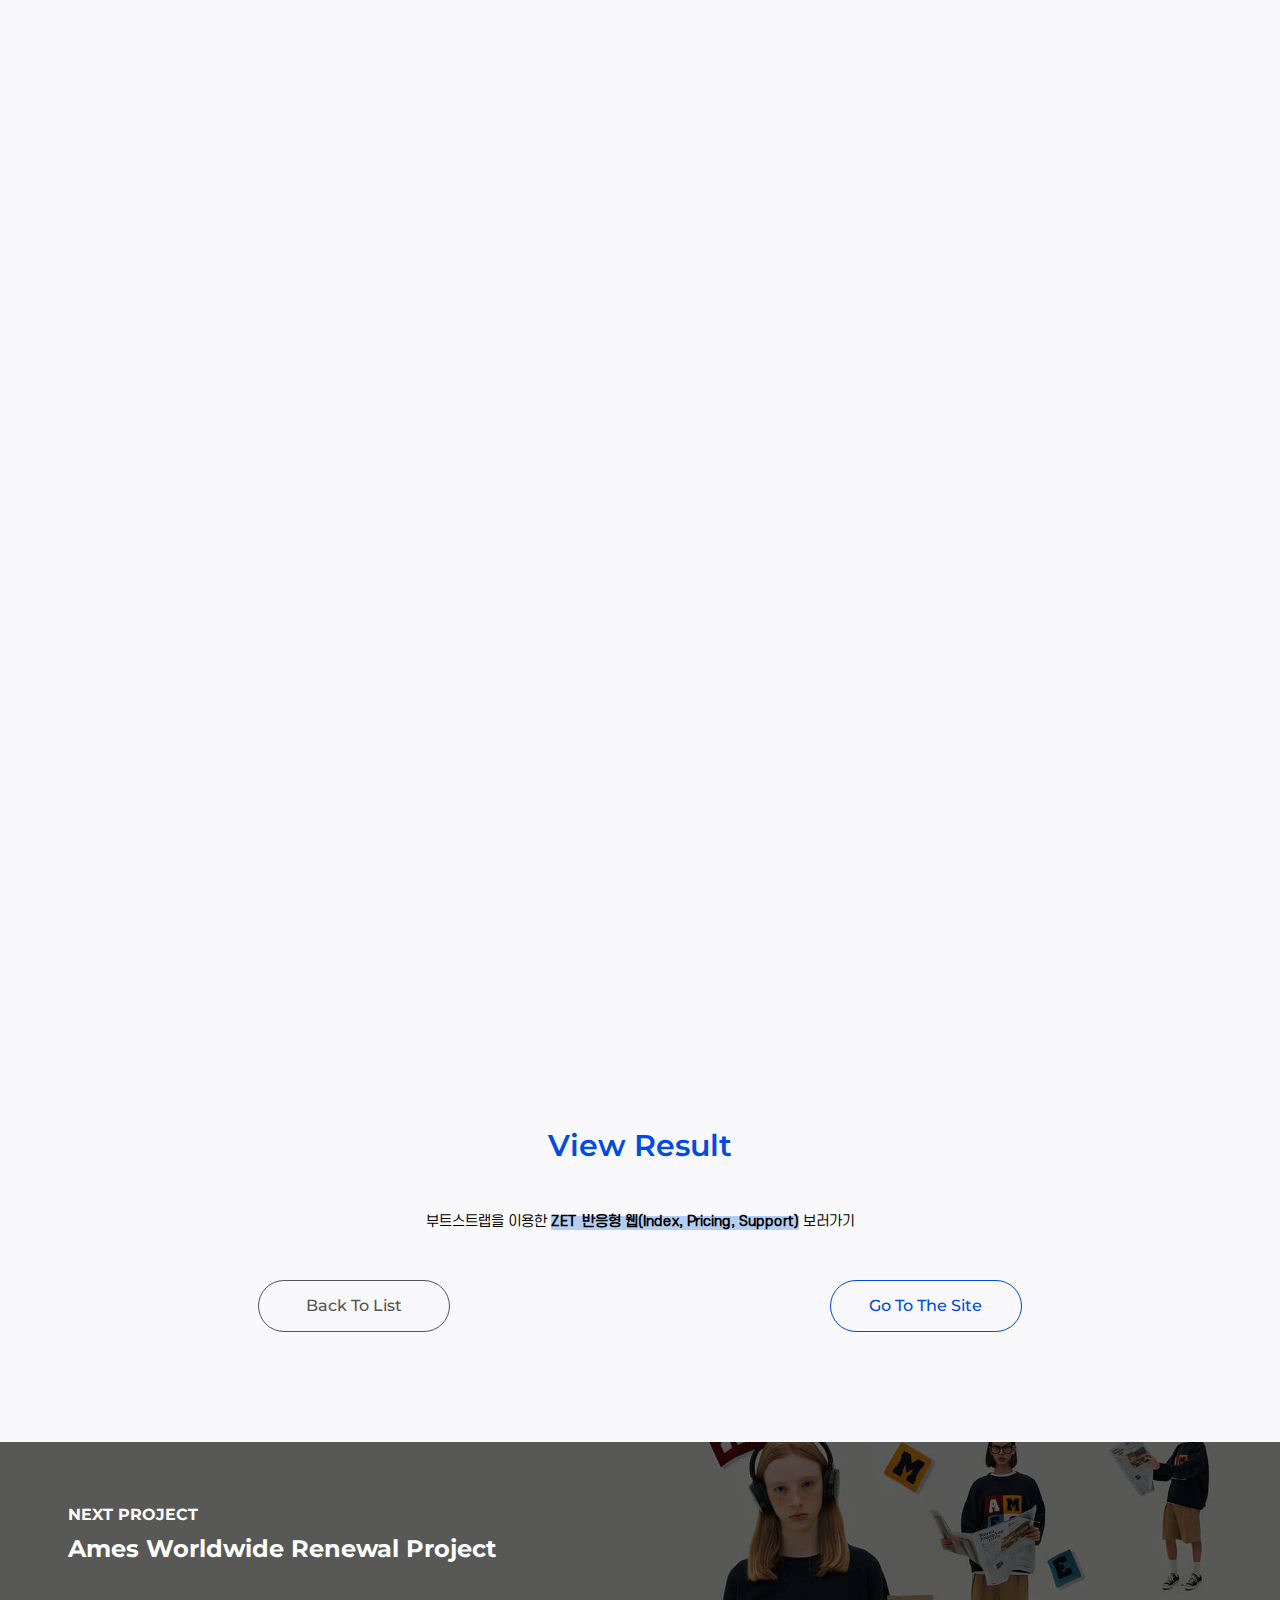
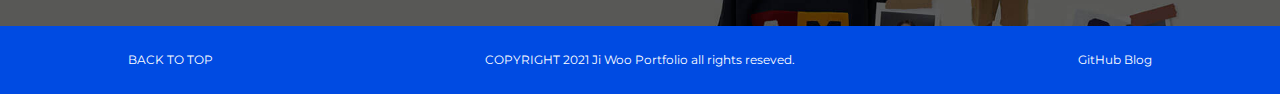
<file: works/project/zet.html>
<!DOCTYPE html>
<html lang="ko">
    <head>
        <meta charset="utf-8">
        <meta http-equiv="X-UA-Compatible" content="IE=Edge">
        <meta name="viewport" content="width=device-width, initial-scale=1, minimum-scale=1, maximum-scale=1, user-scalable=no">
        <meta name="description" content="송지우 - UI/UX designer & Web publisher 포트폴리오">
        <meta name="keywords" content="송지우, 포트폴리오, jwsong, UI, UX">
        <meta property="og:title" content="송지우 포트폴리오">
        <meta property="og:url" content="https://sinbhs.github.io/portfolio/works/work.html">
        <meta property="og:image" content="https://sinbhs.github.io/portfolio/images/og_img.png">
        <meta property="og:description" content="안녕하세요. UI/UX designer & Web publisher 송지우의 포트폴리오입니다.">
        <!-- twitter -->
        <meta name="twitter:card" content="summary">
        <meta name="twitter:title" content="송지우 - UI/UX designer & Web publisher 포트폴리오">
        <meta name="twitter:url" content="https://sinbhs.github.io/portfolio/works/work.html">
        <meta name="twitter:image" content="https://sinbhs.github.io/portfolio/images/og_img.png">
        <meta name="twitter:description" content="안녕하세요. UI/UX designer & Web publisher 송지우의 포트폴리오입니다.">
        <title>Zet | Jiwoo Portfolio</title>
        <!-- favicon -->
        <link rel="apple-touch-icon" sizes="76x76" href="../../images/apple-touch-icon.png">
        <link rel="icon" type="image/png" sizes="32x32" href="../../images/favicon-32x32.png">
        <link rel="icon" type="image/png" sizes="16x16" href="../../images/favicon-16x16.png">
        <link rel="mask-icon" href="../../images/safari-pinned-tab.svg" color="#5bbad5">
        <meta name="msapplication-TileColor" content="#da532c">
        <meta name="theme-color" content="#ffffff">
        <!-- font -->
        <link href="https://fonts.googleapis.com/css2?family=Jost&family=Montserrat:wght@400;500;600;700&family=Rozha+One&display=swap" rel="stylesheet">
        <link rel="stylesheet" href="../../fonts/fonts.css">
        <!-- CSS -->
        <link rel="stylesheet" href="../../common/normalize.css">
        <link rel="stylesheet" href="plugin/animate.css">
        <link rel="stylesheet" href="zet.css">
        <!-- jQuery -->
        <script src="https://cdn.jsdelivr.net/npm/jquery@3.5.1/dist/jquery.min.js"></script>
        <script src="plugin/wow.min.js"></script>
        <script src="js/project.js"></script>
    </head>

    <body>
        <div class="container">
            <!-- header -->
            <header>
                <!-- nav -->
                <nav>
                    <h2 class="logo"><a href="../../index.html">J<span class="bluedot">.</span></a></h2>
                    <ul class="gnb">
                        <li><a href="../../index.html">home</a></li>
                        <li><a href="../../about/about.html">about</a></li>
                        <li><a href="../work.html">works</a></li>
                        <li><a href="../../contact/contact.html">contact</a></li>
                    </ul>
                </nav>
                <!-- mobile menu btn -->
                <div class="menu_icon">
                    <span></span>
                </div>
            </header>
            <!-- mobileMenu overlay -->
                <div class="overlay">
                    <ul>
                        <li><a href="../../index.html">home</a></li>
                        <li><a href="../../about/about.html">about</a></li>
                        <li><a href="../work.html">works</a></li>
                        <li><a href="../../contact/contact.html">contact</a></li>
                    </ul>
                </div>
            <!-- contents -->
            <div class="contents">
                <!-- title -->
                <section class="title wow fadeInUp">
                    <p>bootstrap / responsive web / clone</p>
                    <h1>zet<br>bootstrap project</h1>
                    <div class="info_box">
                        <img src="../images/line.svg" alt="line">
                        <ul class="category">
                            <li><p>period</p><p>2020.11.15 ~ 2020.12.20</p></li>
                            <li><p>role&nbsp;&nbsp;&nbsp;&nbsp;</p><p>퍼블리싱 70%</p></li>
                            <li><p>type&nbsp;&nbsp;&nbsp;</p><p>부트스트랩 연습, 반응형 웹(mobile, tablet, PC) 구현</p></li>
                        </ul>
                    </div>
                </section>
                <!-- mockup -->
                <div class="mockup wow fadeInUp">
                    <img src="images/zet_mockup.png" alt="Ames_mockup">
                </div>
                <!-- detail -->
                <div class="detail">
                    <!-- about project -->
                    <div class="about_project wow fadeInUp">
                        <h2>about project</h2>
                        <div class="pc_text">
                        <p>부트스트랩 공부를 위해 클론 코딩한 웹사이트입니다.<br>4명으로 구성된 팀 프로젝트로 진행되었으며, 페이지를 나누어 작업했습니다.<br>반응형으로 작업되었으며, 부트스트랩을 이용하여 빠르고, 효율적인 작업이 가능했고,<br>다양한 해상도에서 그리드를 어떻게  구성하는지에 대해 많은 도움이 되었습니다.</p>
                        </div>
                        <div class="mobile_text">
                            <p>부트스트랩 공부를 위해 클론 코딩한 웹사이트입니다.<br>4명으로 구성된 팀 프로젝트로 진행되었으며, 페이지를 나누어 작업했습니다.<br><br>반응형으로 작업되었으며, 부트스트랩을 이용하여 빠르고, 효율적인 작업이 가능했고, 다양한 해상도에서 그리드를 어떻게  구성하는지에 대해 많은 도움이 되었습니다.</p>
                        </div>
                    </div>

                    <!-- Web contribution -->
                    <div class="contribution">
                        <h2 class="wow fadeInUp">degree of contribution</h2>
                        <ul>
                            <li class="wow fadeInUp"><p><strong>공통요소</strong></p><p>전체 페이지 nav, footer CSS</p></li>
                            <li class="wow fadeInUp">
                                <p><strong>INDEX 페이지(About ZET)</strong></p>
                                <p><span>HTML5</span><br>- CSS 작업 중 발생하는 변경 사항을<br>HTML 작성자와 소통하며 수정</p>
                                <p><span>CSS3</span><br>- 개인 작업 100%</p>
                                <p><span>JS/jQuery</span><br>- 이용 수칙 Swiper(tablet, pc)</p>
                            </li>
                            <li class="wow fadeInUp">
                                <p><strong>PRICING 페이지</strong></p>
                                <p><span>HTML5</span><br>- header html 수정</p>
                                <p><span>CSS3</span><br>- nav 스크롤 이벤트</p>
                                <p><span>JS/jQuery</span><br>- nav 스크롤 이벤트</p>
                            </li>
                            <li class="wow fadeInUp">
                                <p><strong>SUPPORT 페이지</strong></p>
                                <p><span>JS/jQuery</span><br>- accordian menu 수정</p>
                            </li>
                        </ul>
                    </div>
                    
                    <!-- view result -->
                    <div class="result">
                        <h2>view result</h2>
                        <p>부트스트랩을 이용한 <b><a href="#" target="_blank">ZET 반응형 웹(Index, Pricing, Support)</a></b> 보러가기</p>
                        <img src="../images/arrow.svg" alt="arrow">
                        <ul class="btn">
                            <li><a href="https://sinbhs.github.io/portfolio/works/work.html">back to list</a></li>
                            <li><a href="https://sinbhs.github.io/zet/" target="_blank">go to the site</a></li>
                        </ul>
                    </div>    
                </div>
            </div>
                <!-- next project -->
                <div class="next_project">
                    <a href="Ames.html" class="bg_box">
                    <p>next project</p>
                    <h2>Ames worldwide renewal project</h2>
                    </a>
                </div>
            <!-- footer -->
            <footer>
                <div class="return_top">back <br>to <br>top</div>
                <div class="footer_copyright">COPYRIGHT 2021 Ji Woo Portfolio all rights reseved.</div>
                <div class="gitblog_link"><a href="https://sinbhs.github.io" target="_blank"><img src="../../about/images/github.png" alt="github"><span>GitHub Blog</span></a></div>
            </footer>
        </div>
        <script>
            new WOW().init();
        </script>
    </body>
</html>
</file>
<file: index.css>
@charset "utf-8";

/* ------ basic ------ */
::selection {background-color:#004be2; color:#fff;}
::-moz-selection {background-color:#004be2; color:#fff;}

/* font-family */
body{color:#000; font-family: 'Montserrat', -apple-system, BlinkMacSystemFont,"Malgun Gothic","맑은 고딕",helvetica,"Apple SD Gothic Neo",sans-serif;}

/* container */
html, body {height: 100%;}
.container {width:100%; height:100%; background:#F9F8FA url(images/bgText.png) no-repeat center/contain; position: relative;}

/*------------ pc ------------*/
/********* header *********/
header {width: 100%; font-size:1.25rem; text-transform: capitalize; position: fixed; top:0; left:0; z-index: 100; padding:15px 0;}

/* navigation */
nav {display: flex; justify-content: space-between; align-items: center; width: 100%; height:50px; padding:0 4.8645%; box-sizing: border-box;}

/* logo */
nav h2 {margin:0; font-size:2.875rem; font-family: 'Rozha One', -apple-system, BlinkMacSystemFont,"Malgun Gothic","맑은 고딕",helvetica,"Apple SD Gothic Neo", serif; opacity: 1; transition: 300ms ease;}
nav h2 a {text-decoration:none; color:inherit; padding:10px;}
nav h2 .blue_dot {font-size:2rem; color:#004be2;}

/* nav_list .gnb */
nav ul {padding:0; margin:0; list-style:none; display: flex;}
nav ul li a {text-decoration:none; color:#000; margin-left:30px; position: relative; display:inline-block;}

/* li:hover strikethrough effect */
nav ul li a::after {content:""; display:block; width:100%; height:0.4em; background:#90b7f0; position:absolute; bottom:0.15em; left:0; z-index:-1; transform:scaleX(0); -webkit-transform: scaleX(0); -moz-transform: scaleX(0); transform-origin: right top; -webkit-transform-origin: right top; -moz-transform-origin: right top; transition: -webkit-transform 0.3s ease-in; transition: transform 0.3s ease-in;}
nav ul li:first-child a::after {transform: scaleX(1);}
nav ul li a:hover::after, .subnav a:hover::after {
    -webkit-transform: scaleX(1);
            transform: scaleX(1);
    -webkit-transform-origin: left top;
            transform-origin: left top;
  }

/* mobile menu */
.menu_icon {display: none;}
.overlay {display: none;}

/********* content *********/
.content {height:100vh; width:100%; padding:5.2083%; box-sizing:border-box; display: flex; justify-content: center; align-items: center;}

/* title */
.title {padding-left:80px;}
.title h1 {font-size:6vw; margin:0; position: relative; font-weight: 600;}
.title h1 .hi_emoji {width:500px; display: flex; position: absolute; top:-90px; left:-80px; background: url(images/Hi.png) no-repeat 0 8px; text-indent: -9999px;}
.title h1 .name {display: inline-block; color: #004be2; -webkit-animation: wave-name 0.6s infinite alternate; -moz-animation: wave-name 0.6s infinite alternate; -o-animation: wave-name 0.6s infinite alternate; animation: wave-name 0.6s infinite alternate; -ms-transform-origin: 50% 100%; transform-origin: 50% 100%;}
.title h1 img {margin:105px 0 0 0; animation:wave-hand 2.5s infinite ease-in-out;}
@keyframes wave-hand {
    0%{transform: rotate(0deg)}
    20%{transform:rotate(13deg)}
    24%{transform:rotate(-13deg)}
    28%{transform:rotate(13deg)}
    32%{transform:rotate(-13deg)}
    36%{transform:rotate(0deg)}
}

@keyframes wave-name {
    0% {-webkit-transform: rotateZ(2deg); transform: rotateZ(2deg);}
    100% {-webkit-transform: rotateZ(-2deg); transform: rotateZ(-2deg);}
}

/* subtitle */
.title .subtitle {color:#004be2; margin-top:5.3533vh; font-size:1.450vw;}
.title .subtitle p{margin:0;}

/*--------- tablet + mobile ---------*/
@media screen and (max-width:768px) {
    /* header nav */
    header {height:60px; top:0; display: flex; padding:0;}
    nav{height:60px;}
    nav ul {display: none;}

    /********* mobile_menu overlay *********/
    /* menu toggle */
    .menu_icon {display:flex; align-items: center; cursor: pointer; position: absolute; top:16px; right:4.8645%; height:30px; width:30px; z-index: 20;}
    .menu_icon span, .menu_icon span::after, .menu_icon span::before {width:30px; height: 2px; background-color: #004be2; border-radius:20px; transition:all 300ms ease;}
    .menu_icon span {display:block; position: relative;}
    .menu_icon span::after, .menu_icon span::before {content: ""; position: absolute;}
    .menu_icon span::after {top:8px; transition: top 300ms 300ms ease-in-out, transform 300ms ease-in-out;}
    .menu_icon span::before {bottom:8px; transition: bottom 300ms 300ms ease-in-out, transform 300ms ease-in-out;}

    /* menu icon::active ani */
    .menu_icon.active span, .menu_icon.active span::before, .menu_icon.active span::after {background-color: rgba(50, 49, 145, 0);}
    .menu_icon.active span {animation: Menu 300ms ease forwards;}
    .menu_icon.active span::before {background-color: #fff; bottom:0; transform: rotate(45deg); transition: bottom 300ms ease-in-out, transform 300ms 300ms ease-in-out;}
    .menu_icon.active span::after {background-color: #fff; top:0; transform: rotate(-45deg); transition: top 300ms ease-in-out, transform 300ms 300ms ease-in-out;}

    /* menu overlay */
    .overlay {display:flex; flex-direction: column; justify-content: center; position: fixed; top:0; left:100%; width:100%; height:100%; z-index:10; background-color: #004be2; transition: 300ms;}
    .overlay.active {left:0;}
    .overlay ul {height:48vh; display: flex; flex-direction: column; align-items: center; justify-content: space-around; list-style:none; margin:0; padding:0;}
    .overlay ul li {transform: translateY(100%); opacity: 0;}
    .overlay.active ul li {transition: all 0.3s ease-out; transform: translateY(0); opacity: 1;}
    .overlay.active ul li:nth-child(2) {transition-delay: 0.2s;}
    .overlay.active ul li:nth-child(3) {transition-delay: 0.4s;}
    .overlay.active ul li:nth-child(4) {transition-delay: 0.6s;}
    .overlay ul li a {font-family:'Montserrat', -apple-system, BlinkMacSystemFont,"Malgun Gothic","맑은 고딕",helvetica,"Apple SD Gothic Neo", sans-serif;  font-size:50px; font-weight: 600;text-transform: uppercase; text-decoration:none; color:#fff; transition:0.4s; position: relative;}
    .overlay ul li a:hover {color: #000;}
    .overlay.active ul li a.active {color: rgb(255, 255, 255);}
    .overlay.active ul li a.active::after {position: absolute; top: 50%; content: ''; display: block; width: 100%; height: 13px; background-color: #90b6f0c4; -webkit-transform: rotate(4deg); -moz-transform: rotate(4deg); -ms-transform: rotate(4deg); -o-transform: rotate(4deg); transform: rotate(4deg);}
    
    /* content */
    .title {padding-left:45px;}
    .title h1 {font-size:40px; width:238px;}
    .title h1 .hi_emoji{max-width:100%; top:-110px; left:-50px; background-size:60px; background-position:0 30px;}
    .title h1 img {width:40px; height:47px;}
    .title .subtitle {font-size:16px; width:230px;}
}
</file>
<file: fonts/fonts.css>
@charset "utf-8";

/* S-Core_Dream, sans-serif */
@font-face {
    font-family: 'S-CoreDream-L';
    src: url('S-CoreDream-3Light.woff2') format('woff2'),
        url('S-CoreDream-3Light.woff') format('woff');
    font-weight: 300;
    font-style: normal;
    font-display: swap;
}
@font-face {
    font-family:'S-CoreDream-R';
    src: url('S-CoreDream-4Regular.woff2') format('woff2'),
    url('S-CoreDream-4Regular.woff') format('woff');
    font-weight:normal;
    font-style:normal;
}
@font-face {
    font-family: 'S-CoreDream-6Bold';
    src: url('https://cdn.jsdelivr.net/gh/projectnoonnu/noonfonts_six@1.2/S-CoreDream-6Bold.woff') format('woff');
    font-weight: normal;
    font-style: normal;
}

/* 시월구일 */
@font-face {
    font-family: 'KoreanSWGI4R';
    src: url('KoreanSWGI4-R.woff2') format('woff2'),
        url('KoreanSWGI4-R.woff') format('woff');
    font-weight: 900;
    font-style: normal;
    font-display: swap;
}

@font-face {
    font-family: 'KoreanSWGI3R';
    src: url('KoreanSWGI3-R.woff2') format('woff2'),
        url('KoreanSWGI3-R.woff') format('woff');
    font-weight: normal;
    font-style: normal;
    font-display: swap;
}

@font-face {
    font-family: 'KoreanSWGI1R';
    src: url('KoreanSWGI1-R.woff2') format('woff2'),
        url('KoreanSWGI1-R.woff') format('woff');
    font-weight: normal;
    font-style: normal;
    font-display: swap;
}

@font-face {
    font-family: 'KoreanSWGI2R';
    src: url('KoreanSWGI2-R.woff2') format('woff2'),
        url('KoreanSWGI2-R.woff') format('woff');
    font-weight: normal;
    font-style: normal;
    font-display: swap;
}
</file>
<file: about/about.css>
@charset "utf-8";

/*------ basic ------*/
::selection {background-color:#004be2; color:#fff;}
::-moz-selection {background-color:#004be2; color:#fff;}

/* font-family */
body{color:#000; font-family: 'S-CoreDream-R', -apple-system,BlinkMacSystemFont,"Malgun Gothic","맑은 고딕",helvetica,"Apple SD Gothic Neo",sans-serif; background-color: #F9F8FA;}
header, h1, h2, .skill_others h3,footer{font-family:'Montserrat', serif;}
#about .title h3 {font-family:'Jost', sans-serif;}

/* --------------- mobile screen --------------- */
body, .container {width: 100%; height: 100%; overflow-x: hidden;}
.container {background-color: #F9F8FA; position: relative; z-index: 10;}

/************ header ************/
header {width: 100%; font-size:1.25rem; text-transform: capitalize; position: fixed; top:0; left:0; z-index: 100; transition:500ms; border-bottom:1px solid #ddd; background-color: #f9f8fa94;}
header.scroll-down nav {background-color: #F9F8FA;}

/**** navigation ****/
nav {display: flex; justify-content: space-between; align-items: center; width: 100%; height:60px; padding:0 4.8645%; box-sizing: border-box; transition:0.3s;}
/* nav logo */
nav h2 {margin:0; font-size:2.875rem; font-family: 'Rozha One', serif; opacity: 1; transition:300ms ease;}
nav h2 a {text-decoration:none; color:inherit; padding:10px;}
nav h2 .blue_dot {font-size:2rem; color:#004be2;}
/* nav .gnb */
nav ul {display:none;}

/************ mobile_menu overlay ************/
/* menu toggle */
.menu_icon {display:flex; align-items: center; cursor: pointer; position: absolute; top:16px; right:4.8645%; height:30px; width:30px; z-index: 20;}
.menu_icon span, .menu_icon span::after, .menu_icon span::before {width:30px; height: 2px; background-color: #004be2; border-radius:20px; transition:all 300ms ease;}
.menu_icon span {display:block; position: relative;}
.menu_icon span::after, .menu_icon span::before {content: ""; position: absolute;}
.menu_icon span::after {top:8px; transition: top 300ms 300ms ease-in-out, transform 300ms ease-in-out;}
.menu_icon span::before {bottom:8px; transition: bottom 300ms 300ms ease-in-out, transform 300ms ease-in-out;}

/* menu icon::active ani */
.menu_icon.active span, .menu_icon.active span::before, .menu_icon.active span::after {background-color: rgba(50, 49, 145, 0);}
.menu_icon.active span {animation: Menu 300ms ease forwards;}
.menu_icon.active span::before {background-color: #fff; bottom:0; transform: rotate(45deg); transition: bottom 300ms ease-in-out, transform 300ms 300ms ease-in-out;}
.menu_icon.active span::after {background-color: #fff; top:0; transform: rotate(-45deg); transition: top 300ms ease-in-out, transform 300ms 300ms ease-in-out;}


/* menu overlay */
.overlay {display:flex; flex-direction: column; justify-content: center; position: fixed; top:0; left:100%; width:100%; height:100%; z-index:10; background-color: #004be2; transition: 300ms;}
.overlay.active {left:0;}
.overlay ul {height:48vh; display: flex; flex-direction: column; align-items: center; justify-content: space-around; list-style:none; margin:0; padding:0;}
.overlay ul li {transform: translateY(100%); opacity: 0;}
.overlay.active ul li {transition: all 0.3s ease-out; transform: translateY(0); opacity: 1;}
.overlay.active ul li:nth-child(2) {transition-delay: 0.2s;}
.overlay.active ul li:nth-child(3) {transition-delay: 0.4s;}
.overlay.active ul li:nth-child(4) {transition-delay: 0.6s;}
.overlay ul li a {font-family:'Montserrat', -apple-system, BlinkMacSystemFont,"Malgun Gothic","맑은 고딕",helvetica,"Apple SD Gothic Neo", sans-serif;  font-size:50px; font-weight: 600;text-transform: uppercase; text-decoration:none; color:#fff; transition:0.4s;}
.overlay ul li a:hover {color:#000;}
.overlay.active ul li a.active {color: rgb(255, 255, 255);}
.overlay.active ul li a.active::after {position: absolute; top: 50%; content: ''; display: block; width: 100%; height: 13px; background-color: #90b6f0c4; -webkit-transform: rotate(4deg); -moz-transform: rotate(4deg); -ms-transform: rotate(4deg); -o-transform: rotate(4deg); transform: rotate(4deg);}

/************ contents ************/
/**** about 공통 ****/
h2 {font-size:2rem; text-align: center; text-transform: capitalize; margin-bottom:50px;}
h3 {font-size:1.125rem; color:#004be2; text-transform: capitalize; margin:0; margin-bottom:15px;}
p {font-size:0.875rem; line-height: 1.6;}

/* about_int welcome section */
ul {list-style:none; padding:0; margin:0;}
.title p {margin:30px 0 0;}
.title p:nth-of-type(2) {margin-bottom:50px;}

/* about_info */
#about {padding:10vh 5.3333% 0;}
#about h2 {font-weight: 600;}
.about_info section {padding:30px 0;}
.about_info ul li {line-height:1.6; font-size:0.875rem;}
.about_info ul li {display: flex;}
.about_info ul li p {margin:0;}
.about_info .date {margin-right:12px; color:#333;}

/**** skills ****/
#skills {padding:0 5.3333%; overflow: hidden;}
#skills .skill_bg_txt, #skills .skill_bg_txt2 {text-align:center; font-size:2rem; font-weight: bold; color:#F9F8FA; text-shadow:-1px 0px #004be2, 0px 1px #004be2, 1px 0px #004be2, 0px -1px #004be2; -moz-text-shadow:-1px 0 #004be2, 0 1px #004be2, 1px 0 #004be2, 0 -1px #004be2; -webkit-text-shadow:-1px 0 #004be2, 0 1px #004be2, 1px 0 #004be2, 0 -1px #004be2; padding:55px 0 45px; font-family:'Montserrat',sans-serif;}
#skills h2 {position: relative; margin:80px 0 0; font-weight: 600;}
#skills h2::before {content:''; display:block; width:2em; height:0.1em; background-color: #004be2; border-radius:0.3em; position:absolute; top:-50%; left:50%; margin-left:-1em;}

/* skill1 */
#skills #skill1 {margin-bottom:130px;}
#skills #skill1 section h3 {margin-top:80px; color:inherit;}
#skills #skill1 section:first-of-type h3 {margin-top:0;}

/* skill2 skill bar */
#skills #skill2 {margin-bottom:30px;}
#skills #skill2 .skill_detail {display: flex; flex-direction: column; align-items: center; margin-bottom: 105px;}
#skills #skill2 .skill_icon {padding:30px 0;}
#skills #skill2 .skill_icon img{width:100%; max-width:375px;display: block; margin:0 auto;}
#skills #skill2 .skill_list {width:100%; max-width:450px;}

/* skill_list */
.skill_list li {margin-bottom:20px;}
#skills #skill2 .skill_list li .txt .list_title{font-family:'Montserrat',sans-serif; font-weight:600; color:#004be2; font-size:1rem;}
#skills #skill2 .skill_list li .txt .title {font-size:14px;}
#skills #skill2 .skill_list li .txt .caption {font-size:11px; margin:3px 5px 0 8px;}
#skills #skill2 .skill_list li .txt .percentage {font-size:11px; float:right; margin:4px 0 0;}

/* progress bar outer */
#skills #skill2 .skill_list li .progress_bar_outer {margin-top:2px; width:100%; height:2px; background-color: #d8d8d8;}
#skills #skill2 .skill_list li .progress_bar_outer .progress_bar {width:0; height:2px; background: linear-gradient(-90deg, #415d86 -50%, #accdff 150%);}

/* #skill_detail2 */
/* #skills #skill2  #skill_detail2 .skill_list li:first-child .progress_bar_outer .progress_bar{width:85%;}
#skills #skill2  #skill_detail2 .skill_list li:nth-child(2) .progress_bar_outer .progress_bar{width:75%;} */

/* line highlighter */
/*어바웃 애니메이션*/
.highlighter {position:relative;}
.highlighter::after{content:''; display:block; width:100%; height:0.8em; background:#90b7f0; position:absolute; bottom:-0.02em; left:0; z-index:-1; transform-origin: left top; transition: transform 0.5s cubic-bezier(.49,.06,.65,.94); animation:highlighter 3s alternate ease-in-out;
  }
.highlighter:hover::after{
    -webkit-transform: scaleX(0);
            transform: scaleX(0);
    -webkit-transform-origin: right top;
            transform-origin: right top;
  }
@keyframes highlighter {
    from {
      -webkit-transform: scaleX(0);
              transform: scaleX(0);
    }
    to {
      -webkit-transform: scaleX(1);
              transform: scaleX(1);
    }
    }

/* skill_others */
.contents #skills .skill_others section {margin-bottom:30px;}
.contents #skills .skill_others h3 {color:#004be2; font-size:1rem; font-weight: 600; text-transform: uppercase;}
.contents #skills .skill_others #other4 {margin-bottom:80px;}

/************ footer ************/
footer {font-size:12px; width:100%; padding:25px 5.3333%; background-color: #004be2; color:#fff; box-sizing: border-box; display: flex; justify-content: space-between; align-items: center; text-align: center; line-height:1.5;}
footer .return_top {text-align:left;}
footer .footer_copyright {position: absolute; left:50%; transform:translateX(-50%);}
footer .gitblog_link a {height:30px;}
footer .gitblog_link span {display: none;}
footer .gitblog_link img {width:30px;}

/*** return-top btn ***/
.return_top {color:#fff; cursor: pointer; text-transform: uppercase;}

/* --------------- tablet screen --------------- */
@media screen and (min-width:768px) {
    nav {height:50px;}
    .menu_icon {top:11px;}
    h2 {font-size:2.188rem;}
    h3 {font-size:1.375rem;}
    .title p {font-size:1.125rem; margin-top:50px;}
    #about {padding:10vh 10% 0;}
    .about_info {margin-top:70px;}
    .about_info ul li {font-size:1rem;}

    /* skill */
    #skills {padding:0 10%;}
    #skills h2 {margin-top:100px;}
    #skills .skill_bg_txt, #skills .skill_bg_txt2 {font-size:2.063rem;}

    /* skill1 */
    #skills #skill1 {margin-bottom:140px;}

    /* skill2 */
    #skills #skill2 .skill_icon {padding:50px 0;}
    #skills #skill2 .skill_list {width:80%; max-width:530px;}
    .skill_list li {margin-bottom:15px;}
    #skills #skill2 .skill_list li .progress_bar_outer {margin-top:6px;}
    #skills #skill2 .skill_list li .txt .percentage {font-size:0.8rem;}

    /*** others ***/
    .contents #skills .skill_others {display: flex; flex-wrap:wrap;}
    .contents #skills .skill_others section {width:50%; padding: 20px; box-sizing:border-box;}
    /* skill others */
    .contents #skills .skill_others #other4 {margin-bottom:5vw;}

    /* footer */
    footer {font-size:12px; padding: 25px 10%;}
    footer .return_top br {display: none;}
    footer .gitblog_link a {color:#fff; text-decoration:none;}
    footer .gitblog_link span {display:block;}
    footer .gitblog_link img {display:none;}
}

/* --------------- pc screen --------------- */
@media screen and (min-width:1440px) {
    p {font-size:16px;}

    /****** navigation ******/
    header {border-bottom:none; background-color:transparent; padding:15px 0;}
    header.scroll-down {background-color: #F9F8FA;}
    header.scroll-down nav {background-color: transparent;}
    nav ul {display: block;}

    /* nav_list .gnb */
    nav ul {padding:0; margin:0; list-style:none; display: flex;}
    nav ul li a {margin-left:30px;}
    nav ul li a {text-decoration:none; color:#000; position: relative; display:inline-block;}
    .overlay {display:none;}

    /* li:hover highlighter effect */
    nav ul li a::after {content:''; display:block; width:100%; height:0.4em; background:#90b7f0; position:absolute; bottom:0.15em; left:0; z-index:-1; transform:scaleX(0);-webkit-transform-origin: right top; transform-origin: right top; transition: -webkit-transform 0.3s ease-in; transition: transform 0.3s ease-in;}
    nav ul li:nth-child(2) a::after {transform:scaleX(1);}
    nav ul li a:hover::after {
    -webkit-transform: scaleX(1);
            transform: scaleX(1);
    -webkit-transform-origin: left top;
            transform-origin: left top;
    }
    .menu_icon {display:none;}

    /****** contents ******/
    h2{font-size:2.5rem;}
    h3{font-size:1.5rem;}

    /*** #about ***/
    #about {padding:5vw 15.625% 0;}
    #about h2 {margin:80px;}
    #about .about_box {display:flex;}

    /* int */
    #about .about_int{width:50%; display:flex; flex-direction: column; align-items: flex-start;}
    #welcome {height:100%; display: flex; flex-direction: column; justify-content: space-between;}
    .title p:last-of-type {margin-bottom:0;}

    /* info */
    #about .about_info{width:50%; margin-top:0; display: flex; flex-direction: column; align-items: flex-end; justify-content: space-around;}
    #about .about_info section {width:75%;}
    #about .about_info section:nth-of-type(3) {padding-bottom: 0;}
    #about .about_info #profile {padding-top:0;}
    .about_info ul li {font-size:1.042vw;}

    /*** skills ***/
    #skills {padding:235px 15.625% 0;}
    #skills .skill_bg_txt, #skills .skill_bg_txt2 {font-size:3vw; margin:0 0 55px;}

    /* skill1 */
    #skills #skill1 {display:flex; justify-content: space-between; margin-bottom:235px;}
    #skills #skill1 .skill_title {width:30%;}
    #skills #skill1 section:nth-of-type(3) {padding-right:0;}
    #skills #skill1 section h3 {font-size:1.302vw; margin-top:0;}

    /* skill2 */
    #skills #skill2 {margin-bottom:235px;}
    #skills #skill2 .skill_detail {flex-direction: row; align-items: center; justify-content: space-between; padding:0;}
    #skills #skill2 .skill_detail > div, #skills #skill2 .skill_detail ul {width:50%; padding:20px;}
    #skills #skill2 .skill_list {max-width:80%;}
    .skill_list li {margin-bottom:40px;}

    /* detail1 */
    #skills #skill2 #skill_detail1 {flex-direction:row-reverse;}
    
    /* detail2 */
    #skills #skill2 #skill_detail2 {flex-direction:row;}
    #skills #skill2 .skill_icon img {max-width:70%; margin:0;}
    #skills #skill2 #skill_detail1 .skill_icon img {margin-left:auto;}
    #skills #skill2 #skill_detail2 .skill_icon img {margin-right:auto;}
    #skills #skill2 .skill_list li .txt .list_title {font-size:1.146vw;}
    #skills #skill2 .txt, #skills #skill2 .skill_list li .txt .percentage {font-size:1.042vw;}
    #skills #skill2 .skill_list li .txt .caption {font-size:0.833vw;}

    /*** others ***/
    .contents #skills .skill_others {display: flex; flex-wrap:wrap; margin-bottom:180px;}
    .contents #skills .skill_others section {width:50%; padding: 20px 0; box-sizing:border-box;}
    .contents #skills .skill_others section:nth-child(2n+1) {padding-left:5%}
    .contents #skills .skill_others section:nth-child(2n+2) {padding-left:15%;}
    .contents #skills .skill_others h3 {font-size:1.25rem;}
    .contents #skills .skill_others #other4 {margin-bottom: 0;}

    /*** footer ***/
    footer {font-size:0.833vw; padding:25px 15.625%;}
}
</file>
<file: contact/contact.css>
@charset "utf-8";

/*------ basic ------*/
::selection {background-color:#004be2; color:#fff;}
::-moz-selection {background-color:#004be2; color:#fff;}
ul {list-style:none; padding:0; margin:0;}
a {text-decoration: none; color:inherit;}
h2 {margin:0; font-weight: bold;}
p {margin:0;}

/* font-family */
body{color:#000; font-family: 'S-CoreDream-R', -apple-system,BlinkMacSystemFont,"Malgun Gothic","맑은 고딕",helvetica,"Apple SD Gothic Neo",sans-serif;}
header, h2,footer{font-family:'Montserrat', serif;}
#about .title h3 {font-family:'Jost', sans-serif;}

/* --------------- mobile screen --------------- */
.container {width: 100%; height:100vh; background-color: #F9F8FA; position: relative; z-index: 10; overflow: hidden;}

/************ header ************/
header {width: 100%; font-size:1.25rem; text-transform: capitalize; position: fixed; top:0; left:0; z-index: 100; transition:500ms; border-bottom:1px solid #ddd; background-color: #f9f8fa94;}
header.scroll-down nav {background-color: #F9F8FA;}

/**** navigation ****/
nav {display: flex; justify-content: space-between; align-items: center; width: 100%; height:60px; padding:0 4.8645%; box-sizing: border-box; transition:0.3s;}
/* nav logo */
nav h2 {margin:0; font-size:2.875rem; font-family: 'Rozha One', serif; opacity: 1; transition:300ms ease;}
nav h2 a {text-decoration:none; color:inherit; padding:10px;}
nav h2 .bluedot {font-size:2rem; color:#004be2;}
/* nav .gnb */
nav ul {display:none;}

/************ mobile_menu overlay ************/
/* menu toggle */
.menu_icon {display:flex; align-items: center; cursor: pointer; position: absolute; top:16px; right:4.8645%; height:30px; width:30px; z-index: 20;}
.menu_icon span, .menu_icon span::after, .menu_icon span::before {width:30px; height: 2px; background-color: #004be2; border-radius:20px; transition:all 300ms ease;}
.menu_icon span {display:block; position: relative;}
.menu_icon span::after, .menu_icon span::before {content: ""; position: absolute;}
.menu_icon span::after {top:8px; transition: top 300ms 300ms ease-in-out, transform 300ms ease-in-out;}
.menu_icon span::before {bottom:8px; transition: bottom 300ms 300ms ease-in-out, transform 300ms ease-in-out;}

/* menu icon::active ani */
.menu_icon.active span, .menu_icon.active span::before, .menu_icon.active span::after {background-color: rgba(50, 49, 145, 0);}
.menu_icon.active span {animation: Menu 300ms ease forwards;}
.menu_icon.active span::before {background-color: #fff; bottom:0; transform: rotate(45deg); transition: bottom 300ms ease-in-out, transform 300ms 300ms ease-in-out;}
.menu_icon.active span::after {background-color: #fff; top:0; transform: rotate(-45deg); transition: top 300ms ease-in-out, transform 300ms 300ms ease-in-out;}

/* menu overlay */
.overlay {display:flex; flex-direction: column; justify-content: center; position: fixed; top:0; left:100%; width:100%; height:100%; z-index:10; background-color: #004be2; transition: 300ms;}
.overlay.active {left:0;}
.overlay ul {height:48vh; display: flex; flex-direction: column; align-items: center; justify-content: space-around; list-style:none; margin:0; padding:0;}
.overlay ul li {transform: translateY(100%); opacity: 0;}
.overlay.active ul li {transition: all 0.3s ease-out; transform: translateY(0); opacity: 1;}
.overlay.active ul li:nth-child(2) {transition-delay: 0.2s;}
.overlay.active ul li:nth-child(3) {transition-delay: 0.4s;}
.overlay.active ul li:nth-child(4) {transition-delay: 0.6s;}
.overlay ul li a {font-family:'Montserrat', -apple-system, BlinkMacSystemFont,"Malgun Gothic","맑은 고딕",helvetica,"Apple SD Gothic Neo", sans-serif;  font-size:50px; font-weight: 600;text-transform: uppercase; text-decoration:none; color:#fff; transition:0.4s;}
.overlay ul li a:hover {color:#000;}
.overlay.active ul li a.active {color: rgb(255, 255, 255);}
.overlay.active ul li a.active::after {position: absolute; top: 50%; content: ''; display: block; width: 100%; height: 13px; background-color: #90b6f0c4; -webkit-transform: rotate(4deg); -moz-transform: rotate(4deg); -ms-transform: rotate(4deg); -o-transform: rotate(4deg); transform: rotate(4deg);}

/************ contents ************/
.container .contents {text-align: center;}
/* contact left */
.contact_left {height:100vh;}
.container .contents .contact_left .box-image {width:100%; height:100vh; background:url(images/contactBg.jpg) center/cover; position: absolute; z-index:7;}
.container .contents .contact_left .box-image p {font-size: 16px; padding:25vh 10% 0;}
.container .contents .contact_left .box-image p span {display: none;}
/* contact right */
.contact_right {height:100vh; position: absolute; top:0; left:0; z-index: 9;}
.right1 {height:45vh; font-family: 'Montserrat',sans-serif; display: flex; flex-direction: column; justify-content: space-around;}
.right1 div {cursor: pointer;}
.right1 h2 {color:#8f8f8f; margin-bottom:8px; font-size:15px; text-transform: uppercase;}
.contact_right a, .contact_right span {font-size:25px; line-height:1.4; font-weight: bold; color:transparent; color:#F9F8FA; text-shadow:-1px 0px #004be2, 0px 1px #004be2, 1px 0px #004be2, 0px -1px #004be2; -moz-text-shadow:-1px 0 #004be2, 0 1px #004be2, 1px 0 #004be2, 0 -1px #004be2; -webkit-text-shadow:-1px 0 #004be2, 0 1px #004be2, 1px 0 #004be2, 0 -1px #004be2; transition:.3s;}
.container .contents .contact_right .right1 div:hover span, .container .contents .contact_right .right1 div:hover a{color:#004be2;}
.container .contents .email p {color:#000; text-shadow: none;}
.container .contents .contact_right {width: 100%; height:100vh; display: flex; justify-content: center; align-items: center; flex-direction: column; overflow: hidden;}

/* --------------- tablet screen --------------- */
@media screen and (min-width:768px) {
    nav {height:50px;}
    .overlay {display:none;}
    .menu_icon {top:11px;}
    h2 {font-size:2.188rem;}
    h3 {font-size:1.375rem;}
    .container .contents .contact_left .box-image p {font-size:23px;}
    .right1 h2 {font-size:25px;}
    .contact_right a, .contact_right span {font-size:35px;}
}

/* --------------- pc screen --------------- */
@media screen and (min-width:1440px) {
    p {font-size:16px;}
    /****** navigation ******/
    header {border-bottom:none; background-color:transparent; padding:15px 0;}
    header.scroll-down nav {background-color: transparent;}
    nav ul {display: block;}
    /* nav_list .gnb */
    nav ul {padding:0; margin:0; list-style:none; display: flex;}
    nav ul li a {margin-left:30px;}
    nav ul li a {text-decoration:none; color:#000; position: relative; display:inline-block;}
    /* li:hover highlighter effect */
    nav ul li a::after {content:''; display:block; width:100%; height:0.4em; background:#90b7f0; position:absolute; bottom:0.15em; left:0; z-index:-1; transform:scaleX(0);-webkit-transform-origin: right top; transform-origin: right top; transition: -webkit-transform 0.3s ease-in; transition: transform 0.3s ease-in;}
    nav ul li:last-child a::after {transform:scaleX(1);}
    nav ul li a:hover::after {
    -webkit-transform: scaleX(1);
            transform: scaleX(1);
    -webkit-transform-origin: left top;
            transform-origin: left top;
    }
    .menu_icon {display:none;}
    /****** contents ******/
    .container .contents {display: flex; margin:0 5%;}
    .container .contents > div {width:50%;}
    .contact_left {display: flex; justify-content: center; align-items: center;}
    .container .contents .contact_left .box-image {width:70vh; height:70vh; position:static; display: flex; justify-content: center; align-items: center;}
    .container .contents .contact_left .box-image p {padding:0; line-height: 1.5;}
    .container .contents .contact_left .box-image p span {display: block;}
    .container .contents .contact_right {position: static; width:50%;}
    .right1 {height:55vh;}
    .contact_right a, .contact_right span {transition:500ms;}
    .container .contents .email p, .contact_right a, .contact_right span {font-size:40px;}
}
</file>
<file: works/project/Ames.css>
@charset "utf-8";
/* basic */
html,body{height:100%;}
ul {margin:0; padding:0; list-style: none;}
a {text-decoration: none;}
img {vertical-align: top;}
::selection {background-color:#004be2; color:#fff;}
::-moz-selection {background-color:#004be2; color:#fff;}

/* font setting */
body{color:#000; font-family: 'S-CoreDream-R', -apple-system,BlinkMacSystemFont,"Malgun Gothic","맑은 고딕",helvetica,"Apple SD Gothic Neo",sans-serif;}
header, h1, h2, h3, footer{font-family:'Montserrat', sans-serif;}

/* --------------- mobile screen --------------- */

/* container */
.container {background-color: #F9F8FA; position: relative; z-index: 10;}
.contents {padding:10vh 5.3333% 0}

/* header */
header {width: 100%; font-size:1.25rem; text-transform: capitalize; position: fixed; top:0; left:0; z-index: 100; transition:500ms; border-bottom:1px solid #ddd; background-color: #f9f8fa94;}
header.scroll-down nav {background-color: #F9F8FA;}
/* navigation */
nav {display: flex; justify-content: space-between; align-items: center; width: 100%; height:60px; padding:0 4.8645%; box-sizing: border-box; transition:0.3s;}
/* nav logo */
nav h2 {margin:0; font-size:2.875rem; font-family: 'Rozha One', serif; opacity: 1; transition:300ms ease;}
nav h2 a {color:inherit; padding:10px;}
nav h2 .bluedot {font-size:2rem; color:#004be2;}
/* nav .gnb */
nav ul {display:none;}

/* mobile_menu overlay */
/* menu toggle */
.menu_icon {display:flex; align-items: center; cursor: pointer; position: absolute; top:16px; right:4.8645%; height:30px; width:30px; z-index: 20;}
.menu_icon span, .menu_icon span::after, .menu_icon span::before {width:30px; height: 2px; background-color: #004be2; border-radius:20px; transition:all 300ms ease;}
.menu_icon span {display:block; position: relative;}
.menu_icon span::after, .menu_icon span::before {content: ""; position: absolute;}
.menu_icon span::after {top:8px; transition: top 300ms 300ms ease-in-out, transform 300ms ease-in-out;}
.menu_icon span::before {bottom:8px; transition: bottom 300ms 300ms ease-in-out, transform 300ms ease-in-out;}

/* menu icon::active ani */
.menu_icon.active span, .menu_icon.active span::before, .menu_icon.active span::after {background-color: rgba(50, 49, 145, 0);}
.menu_icon.active span {animation: Menu 300ms ease forwards;}
.menu_icon.active span::before {background-color: #fff; bottom:0; transform: rotate(45deg); transition: bottom 300ms ease-in-out, transform 300ms 300ms ease-in-out;}
.menu_icon.active span::after {background-color: #fff; top:0; transform: rotate(-45deg); transition: top 300ms ease-in-out, transform 300ms 300ms ease-in-out;}

/* menu overlay */
.overlay {display:flex; flex-direction: column; justify-content: center; position: fixed; top:0; left:100%; width:100%; height:100%; z-index:10; background-color: #004be2; transition: 300ms;}
.overlay.active {left:0;}
.overlay ul {height:48vh; display: flex; flex-direction: column; align-items: center; justify-content: space-around; list-style:none; margin:0; padding:0;}
.overlay ul li {transform: translateY(100%); opacity: 0;}
.overlay.active ul li {transition: all 0.3s ease-out; transform: translateY(0); opacity: 1;}
.overlay.active ul li:nth-child(2) {transition-delay: 0.2s;}
.overlay.active ul li:nth-child(3) {transition-delay: 0.4s;}
.overlay.active ul li:nth-child(4) {transition-delay: 0.6s;}
.overlay ul li a {font-family:'Montserrat', -apple-system, BlinkMacSystemFont,"Malgun Gothic","맑은 고딕",helvetica,"Apple SD Gothic Neo", sans-serif;  font-size:50px; font-weight: 600;text-transform: uppercase; text-decoration:none; color:#fff; transition:0.4s;}
.overlay ul li a:hover {color:#000;}

/* contents */
/* title */
.contents .title {padding:40px 0 115px; font-family: 'Montserrat',sans-serif; font-weight: 500;}
.contents .title p {font-size:14px; text-transform: capitalize;}
.contents .title h1 {font-size:35px; text-transform: capitalize; margin:0 0 60px;}
.contents .title .info_box {display: flex; align-items: flex-start;}
.contents .title .info_box img {display: block; padding:5px 10px 0 0;}
.container .title .info_box .category li {display: flex;}
.container .title .info_box .category li p {margin:0;}
.container .title .info_box .category li p:nth-of-type(1) {padding-right: 30px; font-family:'Montserrat',-apple-system,BlinkMacSystemFont,"Malgun Gothic","맑은 고딕",helvetica,"Apple SD Gothic Neo",sans-serif;}
.container .title .info_box .category li:last-child p:nth-of-type(2) {font-family: 'S-CoreDream-R',-apple-system,BlinkMacSystemFont,"Malgun Gothic","맑은 고딕",helvetica,"Apple SD Gothic Neo",sans-serif;}
.title .info_box p {font-size:14px; margin:0; line-height: 1.8; font-family:'S-CoreDream-R',-apple-system,BlinkMacSystemFont,"Malgun Gothic","맑은 고딕",helvetica,"Apple SD Gothic Neo",sans-serif;}

/* mockup */
.contents .mockup {padding-bottom:75px;}
.contents .mockup img {width:100%;}

/* detail */
.contents .detail h2 {font-size: 25px; text-transform: capitalize; color:#004be2; margin:0 0 55px; font-weight: 600;}

/* detail - 01. project_goal */
.contents .detail .project_goal {text-align: center; margin-bottom:160px;}
.contents .detail .project_goal .pc_text {display: none;}
.contents .detail .project_goal .mobile_text {font-size: 14px; line-height: 1.9;}
.contents .detail .project_goal .mobile_text p {margin:0;}

/* detail - 02. design_guide */
.contents .detail .design_guide {text-align: center;}
.contents .detail .design_guide h3 {font-weight: 600; margin-bottom:43px; text-transform: capitalize;}

    /* design_guide basic */
    .contents .detail .design_guide .keyword ul, .contents .detail .design_guide .color ul {display: flex; justify-content: space-between; margin-bottom:45px;}
    .contents .detail .design_guide p {font-size: 14px; line-height: 1.9;}
    .contents .detail .design_guide .keyword, .contents .detail .design_guide .color {margin-bottom: 95px;}

    /* design_guide - 01. keyword */
    .contents .detail .design_guide .keyword ul li {width:90px; height:90px; box-shadow: 0 0 10px rgba(0,0,0,0.06); border-radius: 50%; font-size: 14px; line-height: 90px;}

    /* design_guide - 02. color */
    .contents .detail .design_guide .color ul {display: flex; justify-content: space-around;}
    .contents .detail .design_guide .color ul li {width: 90px; height: 90px; font-size: 14px; line-height: 90px; border-radius: 50%; font-family: 'Montserrat', -apple-system,BlinkMacSystemFont,"Malgun Gothic","맑은 고딕",helvetica,"Apple SD Gothic Neo",sans-serif; text-transform: uppercase;}
    .contents .detail .design_guide .color ul li:first-child {box-shadow: 0 0 10px rgba(0,0,0,0.06);}
    .contents .detail .design_guide .color ul li:last-child {background-color: #000; color: #fff;}

    /* design_guide - 03. font */
    .contents .detail .design_guide .font {margin-bottom: 150px;}
    .contents .detail .design_guide .font ul li {font-size: 14px; padding:10px;}
    .contents .detail .design_guide .font ul li:first-child {padding-top:0;font-family: 'Noto Sans KR', -apple-system,BlinkMacSystemFont,"Malgun Gothic","맑은 고딕",helvetica,"Apple SD Gothic Neo",sans-serif;}
    .contents .detail .design_guide .font ul li:nth-child(2) {font-family: 'Noto Sans KR', -apple-system,BlinkMacSystemFont,"Malgun Gothic","맑은 고딕",helvetica,"Apple SD Gothic Neo",sans-serif;}
    .contents .detail .design_guide .font ul li:nth-child(2) {font-family: 'Poppins', -apple-system,BlinkMacSystemFont,"Malgun Gothic","맑은 고딕",helvetica,"Apple SD Gothic Neo",sans-serif;}
    .contents .detail .design_guide .font ul li:last-child {font-family: 'Caveat', -apple-system,BlinkMacSystemFont,"Malgun Gothic","맑은 고딕",helvetica,"Apple SD Gothic Neo", cursive;}
    .contents .detail .design_guide .font p {margin-top:25px;}

    /* design_guide - 04. UI / UX design */
    .contents .detail .design_guide .design {text-align: left; margin-bottom:90px;}
    .contents .detail .design_guide .design ul li {font-size: 13px; line-height: 2;}

    /* design_guide - 05. publishing */
    .contents .detail .design_guide .publishing {text-align: right; margin-bottom:100px;}
    .contents .detail .design_guide .publishing ul li {font-size:13px; line-height: 2; letter-spacing: -0.3px;}

/* detail - 03. result */
.contents .detail .result {margin-bottom:90px; text-align: center;}
.contents .detail .result p {margin-bottom:45px; font-size: 14px; line-height: 1.9;}
.contents .detail .result p b a {color:#000; position: relative;}
.contents .detail .result p b a::after {content: ''; display: block; position: absolute; left:0; bottom:0; width: 100%; height:1em; background-color: #90b6f0a8; z-index: -5;}
.contents .detail .result p b a:hover {color:#004be2;}
.contents .detail .result h2 {margin-bottom:45px;}
.contents .detail .result img{display:none;}
.contents .detail .result .btn {display: flex; flex-direction: column-reverse; font-family: 'Montserrat',sans-serif;}
.contents .detail .result .btn li {margin-bottom:20px;}
.contents .detail .result .btn li a {display: block; width:150px; height:30px; border:1px solid #004be2; border-radius: 50px; padding:10px 20px; margin: 0 auto; font-weight: 500; line-height: 30px; text-transform: capitalize;}
.contents .detail .result .btn li:first-child a {color:#555; border-color: #555;}
.contents .detail .result .btn li:last-child a {color:#004be2;}
.contents .detail .result .btn li:first-child:active a, .contents .detail .result .btn li:first-child:hover a {background-color: #555; color:#fff;}
.contents .detail .result .btn li:last-child:active a, .contents .detail .result .btn li:last-child:hover a{background-color: #004be2; color:#fff;}

/* next_project */
.container .next_project {width:100%; font-family: 'Montserrat',sans-serif; text-transform: capitalize; background:url(images/next_project_promotion.jpg) no-repeat center/cover; transition:all .5s; -webkit-transition:all .5s;}
.container .next_project:active {filter: grayscale(0); -webkit-filter:grayscale(0);}
.container .next_project a {color:#fff; display: block; padding:5% 5.3333%;}
.container .next_project p {margin:0; padding-bottom:10px; font-weight: bold; text-transform: uppercase;}
.container .next_project h2 {margin:0;}

/* footer */
footer {font-size:12px; width:100%; padding:25px 5.3333%; background-color: #004be2; color:#fff; box-sizing: border-box; display: flex; justify-content: space-between; align-items: center; text-align: center; line-height:1.5;}
footer .return_top {text-align:left; color:#fff; cursor: pointer; text-transform: uppercase;}
footer .footer_copyright {position: absolute; left:50%; transform:translateX(-50%);}
footer .gitblog_link a {height:30px;}
footer .gitblog_link span {display: none;}
footer .gitblog_link img {width:30px;}

/* --------------- tablet screen : 768px --------------- */
@media screen and (min-width:768px) {
    /* header */
    nav {height:50px;}
    .menu_icon {top:11px;}

    /* contents */
    .contents .title p {font-size: 16px;}
    .contents .title h1 {font-size: 55px;}
    .contents .title .info_box p {font-size: 16px;}
    
    /* detail */
    .contents .detail h2 {font-size: 30px;}

    /* detail - 01. project_goal */
    .contents .detail .project_goal .pc_text {display: block;}
    .contents .detail .project_goal .mobile_text {display: none;}
    .contents .detail .project_goal .pc_text p {font-size: 15px; line-height: 1.9; margin:0;}

    /* detail - 02. design guide */
    .contents .detail .design_guide h3 {font-size: 18px;}
    .contents .detail .keyword .keyword_box, .contents .detail .color .color_box, .contents .detail .font .font_box {display: flex; align-items: center;}
    .contents .detail .design_guide .keyword ul, .contents .detail .design_guide .color ul, .contents .detail .design_guide .font ul {width: 50%; max-width: 480px; margin: 0 auto;}
    .contents .detail .design_guide .keyword p, .contents .detail .design_guide .color p, .contents .detail .design_guide .font p {width: 50%; max-width: 480px; padding-left:10.6666%; margin: 0; font-size: 15px; letter-spacing: -0.3px; margin:0 auto; box-sizing: border-box;}

        /* design_guide - 01. keyword */
        .contents .detail .design_guide .keyword, .contents .detail .design_guide .color {margin-bottom:140px;}

        /* design_guide - 02. color */
        .contents .detail .design_guide .color p br {display: none;}

        /* design_guide - 03. font */
        .contents .detail .design_guide .font p {margin-top:0;}

        /* design_guide - 04. design */
        .contents .detail .design_guide .design ul li {font-size: 15px;}

    /* result */
    .contents .detail .result .btn {flex-direction: row; justify-content: space-around;}
    .contents .detail .design_guide .font {margin-bottom: 160px;}

    /* footer */
    footer {font-size:12px; padding: 25px 10%;}
    footer .return_top br {display: none;}
    footer .gitblog_link a {color:#fff; text-decoration:none;}
    footer .gitblog_link span {display:block;}
    footer .gitblog_link img {display:none;}
}

/* --------------- pc screen --------------- */
@media screen and (min-width:1440px) {
    /* header */
    header {border-bottom:none; background-color:transparent; padding:15px 0;}
    header.scroll-down nav {background-color: transparent;}
    nav ul {display: block;}

    /* nav_list .gnb */
    nav ul {padding:0; margin:0; list-style:none; display: flex;}
    nav ul li a {color:#000; position: relative; display:inline-block;margin-left:30px;}

    /* li:hover highlighter effect */
    nav ul li a::after {content:''; display:block; width:100%; height:0.4em; background:#90b7f0; position:absolute; bottom:0.15em; left:0; z-index:-1; transform:scaleX(0);-webkit-transform-origin: right top; transform-origin: right top; transition: -webkit-transform 0.3s ease-in; transition: transform 0.3s ease-in;}
    nav ul li:nth-child(3) a::after {transform:scaleX(1);}
    nav ul li a:hover::after {
    -webkit-transform: scaleX(1);
            transform: scaleX(1);
    -webkit-transform-origin: left top;
            transform-origin: left top;
    }
    .menu_icon {display:none;}

    /* contents */
    .contents {padding:200px 25% 0;}
    /* title */
    .contents .title {padding-top:0; padding-bottom: 165px;}
    .contents .title h1 {font-size: 65px; margin-bottom:90px;}
    .contents .title .info_box img {width:62px;}

    /* detail */
    .contents .detail h2 {margin-bottom:60px;}

    /* detail - 01. project_goal */
    .contents .detail .project_goal {margin-bottom:180px;}
    .contents .detail .project_goal .pc_text p {font-size: 16px;}

    /* detail - 02. design_guide */
    .contents .detail .design_guide h2 {text-align: left;}
    .contents .detail .design_guide .keyword, .contents .detail .design_guide .color{margin-bottom:75px;}
    .contents .detail .design_guide .keyword p, .contents .detail .design_guide .color p, .contents .detail .design_guide .font p {font-size: 16px; text-align: left;}
        /* design_guide - 01. keyword */
        .contents .detail .design_guide h3 {text-align: left; margin-bottom:25px;}
        .contents .detail .design_guide .keyword ul {justify-content: space-around;}
        .contents .detail .design_guide .keyword ul li {width:107px; height:107px; line-height: 107px; font-size: 16px;}
        .contents .detail .design_guide .keyword p br {display: none;}

        /* design_guide - 02. color */
        .contents .detail .design_guide .color ul li {width:107px; height:107px; line-height: 107px; font-size: 16px;}
        .contents .detail .design_guide .color p br {display: block;}

        /* design_guide - 03. font */
        .contents .detail .design_guide .font {margin-bottom: 180px;}
        .contents .detail .design_guide .font ul li {font-size: 16px; font-weight: 500;}
        .contents .detail .design_guide .font ul li:first-child {padding-top:10px;}
        .contents .detail .design_guide .font .font_box p br {display: none;}

        /* design_guide - 04. design */
        .contents .detail .design_guide .design {margin-bottom: 10px;}
        .contents .detail .design_guide .design ul li, .contents .detail .design_guide .publishing ul li {font-size: 16px; letter-spacing: -0.3px;}

        /* design_guide - 05. publishing */
        .contents .detail .design_guide .publishing {margin-bottom: 175px;}
        .contents .detail .design_guide .publishing h2 {text-align: right;}

    /* detail - 03. result */
    .contents .detail .result {position: relative; margin-bottom: 130px;}
    .contents .detail .result p {font-size: 16px; margin-bottom: 65px;}
    .contents .detail .result p br {display: none;}
    .contents .detail .result img {display: block; position: absolute; bottom:65px; right:150px;}

    /* result */
    .contents .detail .result .btn li {margin:0;}
    .contents .detail .result .btn li a {transition:0.3s;}
    .contents .detail .result .btn li:first-child a:hover {background-color: #555; color:#fff;}
    .contents .detail .result .btn li:last-child a:hover {background-color: #004be2; color:#fff;}

    /* next project */
    .container .next_project {background-size: 100%; transition: 500ms;}
    .container .next_project:hover {background-size: 110%;}
    .container .next_project a {padding-left: 15.625%;}
    .container .next_project p {font-size:1.5vw;}
    .container .next_project h2 {font-size: 44px; transform: translateY(100%); opacity: 0; transition: 500ms ease;}
    .container .next_project:hover h2 {transform: translateY(0); opacity: 1;}
    
    /*** footer ***/
    footer {font-size:0.833vw; padding:25px 15.625%;}
}
</file>
<file: works/project/bustago.css>
@charset "utf-8";
/* basic */
html,body{height:100%;}
ul {margin:0; padding:0; list-style: none;}
a {text-decoration: none;}
img {vertical-align: top;}
::selection {background-color:#004be2; color:#fff;}
::-moz-selection {background-color:#004be2; color:#fff;}

/* font setting */
body{color:#000; font-family: 'S-CoreDream-R', -apple-system,BlinkMacSystemFont,"Malgun Gothic","맑은 고딕",helvetica,"Apple SD Gothic Neo",sans-serif;}
header, h1, h2, h3, footer{font-family:'Montserrat',-apple-system,BlinkMacSystemFont,"Malgun Gothic","맑은 고딕",helvetica,"Apple SD Gothic Neo",sans-serif;}

/* --------------- mobile screen --------------- */

/* container */
.container {background-color: #F9F8FA; position: relative; z-index: 10;}
.contents {padding:10vh 5.3333% 0}

/* header */
header {width: 100%; font-size:1.25rem; text-transform: capitalize; position: fixed; top:0; left:0; z-index: 100; transition:500ms; border-bottom:1px solid #ddd; background-color: #f9f8fa94;}
header.scroll-down nav {background-color: #F9F8FA;}

/* navigation */
nav {display: flex; justify-content: space-between; align-items: center; width: 100%; height:60px; padding:0 4.8645%; box-sizing: border-box; transition:0.3s;}

/* nav logo */
nav h2 {margin:0; font-size:2.875rem; font-family: 'Rozha One', -apple-system,BlinkMacSystemFont,"Malgun Gothic","맑은 고딕",helvetica,"Apple SD Gothic Neo",sans-serif; opacity: 1; transition:300ms ease;}
nav h2 a {color:inherit; padding:10px;}
nav h2 .bluedot {font-size:2rem; color:#004be2;}

/* nav .gnb */
nav ul {display:none;}

/* mobile_menu overlay */
/* menu toggle */
.menu_icon {display:flex; align-items: center; cursor: pointer; position: absolute; top:16px; right:4.8645%; height:30px; width:30px; z-index: 20;}
.menu_icon span, .menu_icon span::after, .menu_icon span::before {width:30px; height: 2px; background-color: #004be2; border-radius:20px; transition:all 300ms ease;}
.menu_icon span {display:block; position: relative;}
.menu_icon span::after, .menu_icon span::before {content: ""; position: absolute;}
.menu_icon span::after {top:8px; transition: top 300ms 300ms ease-in-out, transform 300ms ease-in-out;}
.menu_icon span::before {bottom:8px; transition: bottom 300ms 300ms ease-in-out, transform 300ms ease-in-out;}

/* menu icon::active ani */
.menu_icon.active span, .menu_icon.active span::before, .menu_icon.active span::after {background-color: rgba(50, 49, 145, 0);}
.menu_icon.active span {animation: Menu 300ms ease forwards;}
.menu_icon.active span::before {background-color: #fff; bottom:0; transform: rotate(45deg); transition: bottom 300ms ease-in-out, transform 300ms 300ms ease-in-out;}
.menu_icon.active span::after {background-color: #fff; top:0; transform: rotate(-45deg); transition: top 300ms ease-in-out, transform 300ms 300ms ease-in-out;}

/* menu overlay */
.overlay {display:flex; flex-direction: column; justify-content: center; position: fixed; top:0; left:100%; width:100%; height:100%; z-index:10; background-color: #004be2; transition: 300ms;}
.overlay.active {left:0;}
.overlay ul {height:48vh; display: flex; flex-direction: column; align-items: center; justify-content: space-around; list-style:none; margin:0; padding:0;}
.overlay ul li {transform: translateY(100%); opacity: 0;}
.overlay.active ul li {transition: all 0.3s ease-out; transform: translateY(0); opacity: 1;}
.overlay.active ul li:nth-child(2) {transition-delay: 0.2s;}
.overlay.active ul li:nth-child(3) {transition-delay: 0.4s;}
.overlay.active ul li:nth-child(4) {transition-delay: 0.6s;}
.overlay ul li a {font-family:'Montserrat', -apple-system, BlinkMacSystemFont,"Malgun Gothic","맑은 고딕",helvetica,"Apple SD Gothic Neo", sans-serif;  font-size:50px; font-weight: 600;text-transform: uppercase; text-decoration:none; color:#fff; transition:0.4s;}
.overlay ul li a:hover {color:#000;}

/* contents */

/* mobile tablet contents */
    .contents .mb_tb_view {margin-bottom: 110px;}
    /* title */
    .contents .mb_tb_view .title {padding:40px 0 120px; font-family: 'Montserrat',-apple-system,BlinkMacSystemFont,"Malgun Gothic","맑은 고딕",helvetica,"Apple SD Gothic Neo",sans-serif; font-weight: 500;}
    .contents .mb_tb_view .title p {font-size:3.467vw; text-transform: capitalize;}
    .contents .mb_tb_view .title h1 {font-size:35px; text-transform: capitalize; margin:0;}
    .contents .mb_tb_view .title h1 span {font-family:'S-CoreDream-R',-apple-system,BlinkMacSystemFont,"Malgun Gothic","맑은 고딕",helvetica,"Apple SD Gothic Neo",sans-serif;}

    /* button */
    .contents .mb_tb_view .button_box {text-align: center;}
    .contents .mb_tb_view .button_box h2 {color:#004be2; text-transform: capitalize; margin:0;}
    .contents .mb_tb_view .button_box p {line-height: 1.9; text-transform: uppercase; margin-bottom:20px;}

    /* button explain */
    .contents .mb_tb_view .button_box .button_exp {margin:100px 0 0;}
    .contents .mb_tb_view .button_box .button_exp h3 {color:#004be2; text-transform: capitalize;}
    .contents .mb_tb_view .button_box .button_exp p {font-size: 14px; line-height: 1.9; margin-bottom: 45px;}
    .contents .mb_tb_view .button_box .button_exp .btn li {margin-bottom: 20px;}
    .contents .mb_tb_view .button_box .button_exp .btn a {display: block; width: 150px; height:30px; font-family: 'Montserrat',-apple-system,BlinkMacSystemFont,"Malgun Gothic","맑은 고딕",helvetica,"Apple SD Gothic Neo",sans-serif; font-weight: 500; text-transform: capitalize; line-height: 30px; padding:10px 20px; margin: 0 auto; border:1px solid #004be2; color: #004be2; border-radius: 50px; transition: 200ms;}
    .contents .mb_tb_view .button_box .button_exp .btn a:active, .contents .mb_tb_view .button_box .button_exp .btn a:hover {background-color: #004be2; color:#fff;}
    .contents .mb_tb_view .button_box .button_exp .btn li:last-child a {border-color: #555; color:#555;}
    .contents .mb_tb_view .button_box .button_exp .btn li:last-child a:active, .contents .mb_tb_view .button_box .button_exp .btn li:last-child a:hover {background-color: #555; color:#fff;}

/* pc contents hidden */
.container .contents .pc_view {display: none;}

/* next_project */
.container .next_project {width:100%; font-family: 'Montserrat',-apple-system,BlinkMacSystemFont,"Malgun Gothic","맑은 고딕",helvetica,"Apple SD Gothic Neo",sans-serif; text-transform: capitalize; background:url(images/next_project_pasteur.jpg) no-repeat 50% 10%/cover; transition:all .5s; -webkit-transition:all .5s;}
.container .next_project a {color:#fff; display: block; padding:5% 5.3333%;}
.container .next_project p {margin:0; padding-bottom:10px; font-weight: bold; text-transform: uppercase;}
.container .next_project h2 {margin:0;}

/* footer */
footer {font-size:12px; width:100%; padding:25px 5.3333%; background-color: #004be2; color:#fff; box-sizing: border-box; display: flex; justify-content: space-between; align-items: center; text-align: center; line-height:1.5;}
footer .return_top {text-align:left; color:#fff; cursor: pointer; text-transform: uppercase;}
footer .footer_copyright {position: absolute; left:50%; transform:translateX(-50%);}
footer .gitblog_link a {height:30px;}
footer .gitblog_link span {display: none;}
footer .gitblog_link img {width:30px;}

    

/* --------------- pc screen --------------- */
@media screen and (min-width:1440px) {
    /* basic */
    h1,h2,h3 {margin:0;}
    p {font-size:16px;line-height: 2;}
    .container .contents h2 {font-size: 30px; color:#004be2; text-transform: capitalize; margin-bottom: 50px;}

    /* header */
    header {border-bottom:none; background-color:transparent; padding:15px 0;}
    header.scroll-down nav {background-color: transparent;}
    nav ul {display: block;}

    /* nav_list .gnb */
    nav ul {padding:0; margin:0; list-style:none; display: flex;}
    nav ul li a {color:#000; position: relative; display:inline-block; margin-left:30px;}

    /* li:hover highlighter effect */
    nav ul li a::after {content:''; display:block; width:100%; height:0.4em; background:#90b7f0; position:absolute; bottom:0.15em; left:0; z-index:-1; transform:scaleX(0);-webkit-transform-origin: right top; transform-origin: right top; transition: -webkit-transform 0.3s ease-in; transition: transform 0.3s ease-in;}
    nav ul li:nth-child(3) a::after {transform:scaleX(1);}
    nav ul li a:hover::after {
    -webkit-transform: scaleX(1);
            transform: scaleX(1);
    -webkit-transform-origin: left top;
            transform-origin: left top;
    }
    .menu_icon {display:none;}

    /* contents */
    .contents {padding:200px 0 0;}

    /* mobile tablet contents */
    .contents .mb_tb_view {display: none;}
    
    /* pc contents */
    .container .contents .pc_view {display: block;}

        /* section 1 - title */
        .container .contents .pc_view .title_section {padding:0 25%; display: flex; justify-content: space-between;}
        .container .contents .pc_view .title_section .title p {font-family: 'Montserrat',-apple-system,BlinkMacSystemFont,"Malgun Gothic","맑은 고딕",helvetica,"Apple SD Gothic Neo",sans-serif; text-transform: capitalize; font-weight: 500;}
        .container .contents .pc_view .title_section .title h1 {font-size:3.385vw; margin-bottom: 90px; text-transform: capitalize;}
        .container .contents .pc_view .title_section .title h1 span {font-family: 'S-CoreDream-R',-apple-system,BlinkMacSystemFont,"Malgun Gothic","맑은 고딕",helvetica,"Apple SD Gothic Neo",sans-serif;}

        .container .contents .pc_view .title_section .info_box {display: flex; align-items: flex-start;}
        .container .contents .pc_view .title_section .info_box img {width: 62px; padding:5px 10px 0 0;}
        .container .contents .pc_view .title_section .info_box .category li {display: flex;}
        .container .contents .pc_view .title_section .info_box .category li p {margin:0;}
        .container .contents .pc_view .title_section .info_box .category li p:nth-of-type(1) {padding-right: 30px;}
        .container .contents .pc_view .title_section .info_box .category li:last-child p:nth-of-type(2) {font-family: 'S-CoreDream-R',-apple-system,BlinkMacSystemFont,"Malgun Gothic","맑은 고딕",helvetica,"Apple SD Gothic Neo",sans-serif;}

        .container .contents .pc_view .title_section .splash video {border-radius: 30px; width: 15.104vw; box-shadow: 0 0 10px rgba(0, 0, 0, 0.1);}

        /* section 2 - intro */
        .container .contents .pc_view .intro {padding:170px 25% 220px; text-align: center;}
        .container .contents .pc_view .intro p:nth-of-type(2) {margin-top:50px; color:#555;}

        /* section 3 - problems */
        .container .contents .pc_view .problems {padding-bottom: 220px;}
        .container .contents .pc_view .problems h2 {padding:0 25%;}
        .container .contents .pc_view .problems .bgBox {height:716px; display: flex; justify-content: center; align-items: center; text-align: center; background: url(images/bt_problemBg.png) no-repeat center; background-size: 100%;}
        .container .contents .pc_view .problems .bgBox p {font-size: 1.042vw; font-weight: 500;}
        .container .contents .pc_view .problems .bgBox p:hover {font-size: 0;}
        .container .contents .pc_view .problems .bgBox p:hover::before {content: 'UI / UX 디자인 개선을 통해 모든 사용자에게 편리한 버스 예매 경험을 제공하자!'; color:#ff9018; font-size: 1.042vw; font-weight: bold;}
        .container .contents .pc_view .problems > p {padding:100px 25% 0; text-align: right;}

        /* section 4 - app research */
        .container .contents .pc_view .app_research {padding:0 23% 220px;}
        .container .contents .pc_view .app_research .flex_box {display: flex; justify-content: space-between; align-items: center; line-height: 35px; background: url(images/bt_dashedLine.svg) no-repeat center;}
        .container .contents .pc_view .app_research .flex_box ul li:first-child {font-size: 1.042vw; padding-bottom: 60px;}
        .container .contents .pc_view .app_research .flex_box .summary {width:390px; height: 390px; background-color: #fff; border-radius: 50%; box-shadow: 5px 5px 10px rgba(0, 0, 0, 0.1); display: flex; justify-content: center; align-items: center; text-align: center;}

        /* section 5 -project goal */
        .container .contents .pc_view .project_goal {height:790px; background:#deebff url(images/bt_goalMockup.png) no-repeat 75% 50%; padding:0 24%;}
        .container .contents .pc_view .project_goal h2:nth-of-type(1) {padding-top:140px;}
        .container .contents .pc_view .project_goal p:nth-of-type(2){margin-bottom:30px;}
        .container .contents .pc_view .project_goal p:nth-of-type(2) {padding-bottom:140px;}
        .container .contents .pc_view .project_goal p span {color:#555;}

        /* section 6 - competitor analysis */
        .container .contents .pc_view .competitor {padding:180px 0 220px;}
        .container .contents .pc_view .competitor h2 {text-align: center;}
        .container .contents .pc_view .competitor > p {text-align: center;}
        .container .contents .pc_view .competitor ul {display: flex; padding:115px 14.0625% 0;}
        .container .contents .pc_view .competitor ul li {width:33.3333%; border-left: 1px solid #969696; padding:40px;}
        .container .contents .pc_view .competitor ul li:last-child {border-right: 1px solid #969696;}
        .container .contents .pc_view .competitor ul li h3 {display: flex; align-items: center; font-size:0.938vw; line-height: 1.7; margin-bottom: 60px; text-transform: capitalize;}
        .container .contents .pc_view .competitor ul li:first-child h3 {color:#73d800;}
        .container .contents .pc_view .competitor ul li:nth-child(2) h3 {color:#4d65ad;}
        .container .contents .pc_view .competitor ul li:last-child h3 {color:#fbaa19;}
        .container .contents .pc_view .competitor ul li h3 img {padding-right: 30px;}
        .container .contents .pc_view .competitor ul li h3 b span {font-family: 'S-CoreDream-R',-apple-system,BlinkMacSystemFont,"Malgun Gothic","맑은 고딕",helvetica,"Apple SD Gothic Neo",sans-serif; color:#000;}
        .container .contents .pc_view .competitor ul li .strength {margin-bottom:60px;}

        /* section 7 - UI direction */
        .container .contents .direction {padding:0 25% 220px;}
        .container .contents .direction h2 span {font-family: 'S-CoreDream-R',-apple-system,BlinkMacSystemFont,"Malgun Gothic","맑은 고딕",helvetica,"Apple SD Gothic Neo",sans-serif;}
        .container .contents .direction ul li {display: flex; align-items: flex-start; margin-bottom:140px;}
        .container .contents .direction ul li .dt_title {width:33%; display: flex; align-items: center; margin-right:65px;font-size:1.302vw; font-family: 'Montserrat',-apple-system,BlinkMacSystemFont,"Malgun Gothic","맑은 고딕",helvetica,"Apple SD Gothic Neo",sans-serif; font-weight: 500; margin:0 70px 0 30px;}
        .container .contents .direction ul li .dt_title > p {font-size:1.302vw;}
        .container .contents .direction ul li:first-child .dt_title p {margin-right: 30px;}
        .container .contents .direction ul li:last-child .dt_title p {margin-left: 30px;}
        .container .contents .direction ul li .txt {width:67%; margin-top:25px;}

        /* section 8 - improvement */
        .container .contents .improvement {padding:0 18.75% 220px;}
        .container .contents .improvement h2 {text-align: center; margin-bottom: 90px;}
        .container .contents .improvement ul li {display: flex; justify-content: space-between; background: url(images/bt_improveArrow.svg) no-repeat 50% 20%; padding-bottom: 55px;}
        .container .contents .improvement ul li p {width:40%; margin:0;}
        .container .contents .improvement ul li p span {color:#555;}

        /* section 9 - wireframes */
        .container .contents .wireframe {width: 100%; padding:125px 0 120px; background-color: #fff;}
        .container .contents .wireframe h2 {text-align: center; margin-bottom: 125px;}
        .container .contents .wireframe img {width: 100%; padding:0 4.8437%; box-sizing: border-box;}

        /* section 10 - design */
        .container .contents .design {padding:220px 20%;}
        .container .contents .design h3 {text-transform: capitalize; margin-bottom: 40px;}

        .container .contents .design > div {margin-bottom: 50px;}
        .container .contents .design .display p {width:50%; text-align: center; text-transform: capitalize;}
        .keyword .keyword_box, .color .color_box, .color .color_box ul, .font_box {display: flex; align-items: center;}
        .keyword .keyword_box ul, .keyword .keyword_box p, .color .color_box ul, .color .color_box p, .font_box ul, .font_box p {width: 50%;}
        .keyword .keyword_box p, .color .color_box p, .font .font_box p {text-align: center; margin: 0;}

        .container .contents .design .keyword .keyword_box ul {display: flex; justify-content: space-around;}
        .container .contents .design .keyword .keyword_box ul li {width:105px; height:105px; line-height: 105px; text-align: center; border:1px solid #f7913b; border-radius: 50%;}

        .container .contents .design .color .color_box ul {justify-content: space-between;}
        .container .contents .design .color .color_box ul li {width:85px; height:85px; line-height: 85px; border-radius: 50%; text-align: center;text-transform: uppercase; font-family: 'Montserrat',-apple-system,BlinkMacSystemFont,"Malgun Gothic","맑은 고딕",helvetica,"Apple SD Gothic Neo",sans-serif;}
        .container .contents .design .color .color_box ul li:first-child {background-color: #ebebeb;}
        .container .contents .design .color .color_box ul li:nth-child(2) {background-color: #ffd126;}
        .container .contents .design .color .color_box ul li:nth-child(3) {background-color: #ff9237;}
        .container .contents .design .color .color_box ul li:nth-child(4) {background-color: #ec5454; color:#fff;}
        .container .contents .design .color .color_box ul li:last-child {background-color: #262626; color:#fff;}

        .font_box ul {text-align: center; line-height: 2;}
        .font_box ul li:first-child {font-weight: 500;}
        .font_box ul li:last-child {font-weight: 600;}

        /* section 10 - output */
        .output {margin-bottom: 270px;}
        .container .contents .output h2 {text-align: center; margin-bottom: 140px;}
        .output .outputBg {height:1374px; background: url(images/bt_output.png) no-repeat center/cover; background-size: 100%;}

        /* section 11 - fin */
        .container .contents .fin {padding:0 25% 180px; text-align: center;}
        .container .contents .fin p {margin-bottom: 45px;}
        .container .contents .fin .btn {display: flex; justify-content: space-around; margin-bottom: 125px;}
        .container .contents .fin .btn li a {display:block; width:150px; height:30px; color:#004be2; line-height: 30px; font-weight: 500; text-transform: capitalize; padding:10px 20px; border:1px solid #004be2; border-radius: 50px; transition: 200ms;}
        .container .contents .fin .btn li a:hover {background-color: #004be2; color:#fff;}
        .container .contents .fin .back_btn a {display: block; width:150px; height:30px; line-height: 30px; color:#555; font-weight: 500; text-transform: capitalize; padding:10px 20px; margin:0 auto; border:1px solid #555; border-radius: 50px; transition: 200ms}
        .container .contents .fin .back_btn a:hover {background-color: #555; color:#fff;}

    /* next project */
    .container .next_project {background-size: 100%; transition: 500ms;}
    .container .next_project:hover {background-size: 110%;}
    .container .next_project a {padding-left: 15.625%;}
    .container .next_project p {font-size:1.5vw;}
    .container .next_project h2 {font-size: 44px; transform: translateY(100%); opacity: 0; transition: 500ms ease;}
    .container .next_project:hover h2 {transform: translateY(0); opacity: 1;}
    
    /*** footer ***/
    footer {font-size:0.833vw; padding:25px 15.625%;}
    footer .return_top br {display: none;}
    footer .gitblog_link a {color:#fff; text-decoration:none;}
    footer .gitblog_link span {display:block;}
    footer .gitblog_link img {display:none;}
}
</file>
<file: works/project/kiehls.css>
@charset "utf-8";
/* basic */
html,body{height:100%;}
ul {margin:0; padding:0; list-style: none;}
a {text-decoration: none;}
img {vertical-align: top;}
::selection {background-color:#004be2; color:#fff;}
::-moz-selection {background-color:#004be2; color:#fff;}

/* font setting */
body{color:#000; font-family: 'S-CoreDream-R', -apple-system,BlinkMacSystemFont,"Malgun Gothic","맑은 고딕",helvetica,"Apple SD Gothic Neo",sans-serif;}
header, h1, h2, h3, footer{font-family:'Montserrat', serif;}

/* --------------- mobile screen --------------- */

/* container */
.container {background-color: #F9F8FA; position: relative; z-index: 10;}
.contents {padding:10vh 5.3333% 0}

/* header */
header {width: 100%; font-size:1.25rem; text-transform: capitalize; position: fixed; top:0; left:0; z-index: 100; transition:500ms; border-bottom:1px solid #ddd; background-color: #f9f8fa94;}
header.scroll-down nav {background-color: #F9F8FA;}
/* navigation */
nav {display: flex; justify-content: space-between; align-items: center; width: 100%; height:60px; padding:0 4.8645%; box-sizing: border-box; transition:0.3s;}
/* nav logo */
nav h2 {margin:0; font-size:2.875rem; font-family: 'Rozha One', serif; opacity: 1; transition:300ms ease;}
nav h2 a {color:inherit; padding:10px;}
nav h2 .bluedot {font-size:2rem; color:#004be2;}
/* nav .gnb */
nav ul {display:none;}

/* mobile_menu overlay */
/* menu toggle */
.menu_icon {display:flex; align-items: center; cursor: pointer; position: absolute; top:16px; right:4.8645%; height:30px; width:30px; z-index: 20;}
.menu_icon span, .menu_icon span::after, .menu_icon span::before {width:30px; height: 2px; background-color: #004be2; border-radius:20px; transition:all 300ms ease;}
.menu_icon span {display:block; position: relative;}
.menu_icon span::after, .menu_icon span::before {content: ""; position: absolute;}
.menu_icon span::after {top:8px; transition: top 300ms 300ms ease-in-out, transform 300ms ease-in-out;}
.menu_icon span::before {bottom:8px; transition: bottom 300ms 300ms ease-in-out, transform 300ms ease-in-out;}

/* menu icon::active ani */
.menu_icon.active span, .menu_icon.active span::before, .menu_icon.active span::after {background-color: rgba(50, 49, 145, 0);}
.menu_icon.active span {animation: Menu 300ms ease forwards;}
.menu_icon.active span::before {background-color: #fff; bottom:0; transform: rotate(45deg); transition: bottom 300ms ease-in-out, transform 300ms 300ms ease-in-out;}
.menu_icon.active span::after {background-color: #fff; top:0; transform: rotate(-45deg); transition: top 300ms ease-in-out, transform 300ms 300ms ease-in-out;}

/* menu overlay */
.overlay {display:flex; flex-direction: column; justify-content: center; position: fixed; top:0; left:100%; width:100%; height:100%; z-index:10; background-color: #004be2; transition: 300ms;}
.overlay.active {left:0;}
.overlay ul {height:48vh; display: flex; flex-direction: column; align-items: center; justify-content: space-around; list-style:none; margin:0; padding:0;}
.overlay ul li {transform: translateY(100%); opacity: 0;}
.overlay.active ul li {transition: all 0.3s ease-out; transform: translateY(0); opacity: 1;}
.overlay.active ul li:nth-child(2) {transition-delay: 0.2s;}
.overlay.active ul li:nth-child(3) {transition-delay: 0.4s;}
.overlay.active ul li:nth-child(4) {transition-delay: 0.6s;}
.overlay ul li a {font-family:'Montserrat', -apple-system, BlinkMacSystemFont,"Malgun Gothic","맑은 고딕",helvetica,"Apple SD Gothic Neo", sans-serif;  font-size:50px; font-weight: 600;text-transform: uppercase; text-decoration:none; color:#fff; transition:0.4s;}
.overlay ul li a:hover {color:#000;}

/* contents */
/* title */
.contents .title {padding:40px 0 115px; font-family: 'Montserrat',sans-serif; font-weight: 500;}
.contents .title p {font-size:14px; text-transform: capitalize;}
.contents .title h1 {font-size:35px; text-transform: capitalize; margin:0 0 60px;}
.contents .title .info_box {display: flex; align-items: flex-start;}
.contents .title .info_box img {display: block; padding:5px 10px 0 0;}
.container .title .info_box .category li {display: flex;}
.container .title .info_box .category li p {margin:0;}
.container .title .info_box .category li p:nth-of-type(1) {padding-right: 30px; font-family:'Montserrat',-apple-system,BlinkMacSystemFont,"Malgun Gothic","맑은 고딕",helvetica,"Apple SD Gothic Neo",sans-serif;}
.container .title .info_box .category li:last-child p:nth-of-type(2) {font-family: 'S-CoreDream-R',-apple-system,BlinkMacSystemFont,"Malgun Gothic","맑은 고딕",helvetica,"Apple SD Gothic Neo",sans-serif;}
.title .info_box p {font-size:14px; margin:0; line-height: 1.8; font-family:'S-CoreDream-R',-apple-system,BlinkMacSystemFont,"Malgun Gothic","맑은 고딕",helvetica,"Apple SD Gothic Neo",sans-serif;}

/* mockup */
.contents .mockup {padding-bottom:75px;}
.contents .mockup img {width:100%;}

/* detail */
.contents .detail h2 {font-size: 25px; text-transform: capitalize; color:#004be2; margin:0 0 55px; font-weight: 600;}
/* detail - 01. project_goal */
.contents .detail .project_goal {text-align: center; margin-bottom:160px;}
.contents .detail .project_goal .pc_text {display: none;}
.contents .detail .project_goal .mobile_text {font-size: 14px; line-height: 1.9;}
.contents .detail .project_goal .mobile_text p {margin:0;}
/* detail - 02. design_guide */
.contents .detail .design_guide {text-align: center;}
.contents .detail .design_guide h3 {font-weight: 600; margin-bottom:43px; text-transform: capitalize;}
    /* design_guide basic */
    .contents .detail .design_guide .keyword ul, .contents .detail .design_guide .color ul {display: flex; justify-content: space-between; margin-bottom:45px;}
    .contents .detail .design_guide p {font-size: 14px; line-height: 1.9;}
    .contents .detail .design_guide .keyword, .contents .detail .design_guide .color {margin-bottom: 95px;}
    /* design_guide - 01. keyword */
    .contents .detail .design_guide .keyword ul li {width:90px; height:90px; box-shadow: 0 0 10px rgba(0, 0, 0, 0.06); border-radius: 50%; font-size: 14px; line-height: 90px;}
    /* design_guide - 02. color */
    .contents .detail .design_guide .color ul {display: flex; justify-content: space-between;}
    .contents .detail .design_guide .color ul li {width: 90px; height: 90px; font-size: 14px; line-height: 90px; border-radius: 50%; text-transform: uppercase; font-family: 'Montserrat',-apple-system,BlinkMacSystemFont,"Malgun Gothic","맑은 고딕",helvetica,"Apple SD Gothic Neo",sans-serif;}
    .contents .detail .design_guide .color ul li:first-child {box-shadow: 0 0 10px rgba(0, 0, 0, 0.06);}
    .contents .detail .design_guide .color ul li:nth-child(2) {background-color: #c4ad9d;}
    .contents .detail .design_guide .color ul li:nth-child(3) {background-color: #de404f; color:#fff;}
    /* design_guide - 03. font */
    .contents .detail .design_guide .font {margin-bottom: 150px;}
    .contents .detail .design_guide .font ul li {font-size: 14px; padding:10px;}
    .contents .detail .design_guide .font ul li:first-child {padding-top:0;font-family:'Noto Sans KR',-apple-system,BlinkMacSystemFont,"Malgun Gothic","맑은 고딕",helvetica,"Apple SD Gothic Neo",sans-serif;}
    .contents .detail .design_guide .font ul li:nth-child(2) {font-family:'Montserrat',-apple-system,BlinkMacSystemFont,"Malgun Gothic","맑은 고딕",helvetica,"Apple SD Gothic Neo",sans-serif;}
    .contents .detail .design_guide .font p {margin-top:25px;}
    /* design_guide - 04. UI / UX design */
    .contents .detail .design_guide .design {text-align: left; margin-bottom:90px;}
    .contents .detail .design_guide .design ul li {font-size: 13px; line-height: 2;}
    /* design_guide - 05. publishing */
    .contents .detail .design_guide .publishing {text-align: right; margin-bottom:100px;}
    .contents .detail .design_guide .publishing ul li {font-size:13px; line-height: 2; letter-spacing: -0.3px;}
/* detail - 03. result */
.contents .detail .result {margin-bottom:90px; text-align: center;}
.contents .detail .result p {margin-bottom:45px; font-size: 14px; line-height: 1.9;}
.contents .detail .result p b a {color:#000; position: relative;}
.contents .detail .result p b a::after {content: ''; display: block; position: absolute; left:0; bottom:0; width: 100%; height:1em; background-color: #90b6f0a8; z-index: -5;}
.contents .detail .result p b a:hover {color:#004be2;}
.contents .detail .result h2 {margin-bottom:45px;}
.contents .detail .result img{display:none;}
.contents .detail .result .btn {display: flex; flex-direction: column-reverse; font-family: 'Montserrat',-apple-system,BlinkMacSystemFont,"Malgun Gothic","맑은 고딕",helvetica,"Apple SD Gothic Neo",sans-serif;}
.contents .detail .result .btn li {margin-bottom:20px;}
.contents .detail .result .btn li a {display: block; width:150px; height:30px; border:1px solid #004be2; border-radius: 50px; padding:10px 20px; margin: 0 auto; font-weight: 500; line-height: 30px; text-transform: capitalize;}
.contents .detail .result .btn li:first-child a {color:#555; border-color: #555;}
.contents .detail .result .btn li:last-child a {color:#004be2;}
.contents .detail .result .btn li:first-child:active a, .contents .detail .result .btn li:first-child:hover a {background-color: #555; color:#fff;}
.contents .detail .result .btn li:last-child:active a, .contents .detail .result .btn li:last-child:hover a {background-color: #004be2; color:#fff;}

/* next_project */
.container .next_project {width:100%; font-family: 'Montserrat',sans-serif; text-transform: capitalize; background:url(images/next_project_bustago.jpg) no-repeat center/cover; transition:all .5s; -webkit-transition:all .5s;}
.container .next_project a {color:#fff; display: block; padding:5% 5.3333%;}
.container .next_project p {margin:0; padding-bottom:10px; font-weight: bold; text-transform: uppercase;}
.container .next_project h2 {margin:0;}

/* footer */
footer {font-size:12px; width:100%; padding:25px 5.3333%; background-color: #004be2; color:#fff; box-sizing: border-box; display: flex; justify-content: space-between; align-items: center; text-align: center; line-height:1.5;}
footer .return_top {text-align:left; color:#fff; cursor: pointer; text-transform: uppercase;}
footer .footer_copyright {position: absolute; left:50%; transform:translateX(-50%);}
footer .gitblog_link a {height:30px;}
footer .gitblog_link span {display: none;}
footer .gitblog_link img {width:30px;}

/* --------------- tablet screen : 768px --------------- */
@media screen and (min-width:768px) {
    /* header */
    nav {height:50px;}
    .menu_icon {top:11px;}

    /* contents */
    .contents .title p {font-size: 16px;}
    .contents .title h1 {font-size: 55px;}
    .contents .title .info_box p {font-size: 16px;}
    
    /* detail */
    .contents .detail h2 {font-size: 30px;}
    /* detail - 01. project_goal */
    .contents .detail .project_goal .pc_text {display: block;}
    .contents .detail .project_goal .mobile_text {display: none;}
    .contents .detail .project_goal .pc_text p {font-size: 15px; line-height: 1.9; margin:0;}
    /* detail - 02. design guide */
    .contents .detail .design_guide h3 {font-size: 18px;}
    .contents .detail .keyword .keyword_box, .contents .detail .color .color_box, .contents .detail .font .font_box {display: flex; align-items: center;}
    .contents .detail .design_guide .keyword ul, .contents .detail .design_guide .color ul, .contents .detail .design_guide .font ul {width: 50%; max-width: 480px; margin: 0 auto;}
    .contents .detail .design_guide .keyword p, .contents .detail .design_guide .color p, .contents .detail .design_guide .font p {width: 50%; max-width: 480px; padding-left:10.6666%; margin: 0; font-size: 15px; letter-spacing: -0.3px; margin:0 auto; box-sizing: border-box;}
        /* design_guide - 01. keyword */
        .contents .detail .design_guide .keyword, .contents .detail .design_guide .color {margin-bottom:140px;}
        /* design_guide - 02. color */
        .contents .detail .design_guide .color p br {display: none;}
        /* design_guide - 03. font */
        .contents .detail .design_guide .font p {margin-top:0;}
        /* design_guide - 04. design */
        .contents .detail .design_guide .design ul li {font-size: 15px;}
    /* result */
    .contents .detail .result .btn {flex-direction: row; justify-content: space-around;}
    .contents .detail .design_guide .font {margin-bottom: 160px;}

    /* footer */
    footer {font-size:12px; padding: 25px 10%;}
    footer .return_top br {display: none;}
    footer .gitblog_link a {color:#fff; text-decoration:none;}
    footer .gitblog_link span {display:block;}
    footer .gitblog_link img {display:none;}
}

/* --------------- pc screen --------------- */
@media screen and (min-width:1440px) {
    /* header */
    header {border-bottom:none; background-color:transparent; padding:15px 0;}
    header.scroll-down nav {background-color: transparent;}
    nav ul {display: block;}
    /* nav_list .gnb */
    nav ul {padding:0; margin:0; list-style:none; display: flex;}
    nav ul li a {color:#000; position: relative; display:inline-block;margin-left:30px;}
    /* li:hover highlighter effect */
    nav ul li a::after {content:''; display:block; width:100%; height:0.4em; background:#90b7f0; position:absolute; bottom:0.15em; left:0; z-index:-1; transform:scaleX(0);-webkit-transform-origin: right top; transform-origin: right top; transition: -webkit-transform 0.3s ease-in; transition: transform 0.3s ease-in;}
    nav ul li:nth-child(3) a::after {transform:scaleX(1);}
    nav ul li a:hover::after {
    -webkit-transform: scaleX(1);
            transform: scaleX(1);
    -webkit-transform-origin: left top;
            transform-origin: left top;
    }
    .menu_icon {display:none;}

    /* contents */
    .contents {padding:200px 25% 0;}
    /* title */
    .contents .title {padding-top:0; padding-bottom: 165px;}
    .contents .title h1 {font-size: 65px; margin-bottom:90px;}
    .contents .title .info_box img {width:62px;}

    /* detail */
    .contents .detail h2 {margin-bottom:60px;}
    /* detail - 01. project_goal */
    .contents .detail .project_goal {margin-bottom:180px;}
    .contents .detail .project_goal .pc_text p {font-size: 16px;}
    /* detail - 02. design_guide */
    .contents .detail .design_guide h2 {text-align: left;}
    .contents .detail .design_guide .keyword, .contents .detail .design_guide .color{margin-bottom:75px;}
    .contents .detail .design_guide .keyword p, .contents .detail .design_guide .color p, .contents .detail .design_guide .font p {font-size: 16px; text-align: left;}
        /* design_guide - 01. keyword */
        .contents .detail .design_guide h3 {text-align: left; margin-bottom:25px;}
        .contents .detail .design_guide .keyword ul {justify-content: space-around;}
        .contents .detail .design_guide .keyword ul li {width:107px; height:107px; line-height: 107px; font-size: 16px;}
        .contents .detail .design_guide .keyword p br {display: none;}
        /* design_guide - 02. color */
        .contents .detail .design_guide .color ul li {width:107px; height:107px; line-height: 107px; font-size: 16px;}
        .contents .detail .design_guide .color p br {display: block;}
        /* design_guide - 03. font */
        .contents .detail .design_guide .font {margin-bottom: 180px;}
        .contents .detail .design_guide .font ul li {font-size: 16px; font-weight: 500;}
        .contents .detail .design_guide .font ul li:first-child {padding-top:10px;}
        .contents .detail .design_guide .font .font_box p br {display: none;}
        /* design_guide - 04. design */
        .contents .detail .design_guide .design {margin-bottom: 10px;}
        .contents .detail .design_guide .design ul li, .contents .detail .design_guide .publishing ul li {font-size: 16px; letter-spacing: -0.3px;}
        /* design_guide - 05. publishing */
        .contents .detail .design_guide .publishing {margin-bottom: 175px;}
        .contents .detail .design_guide .publishing h2 {text-align: right;}
    /* detail - 03. result */
    .contents .detail .result {position: relative; margin-bottom: 130px;}
    .contents .detail .result p {font-size: 16px; margin-bottom: 65px;}
    .contents .detail .result p br {display: none;}
    .contents .detail .result img {display: block; position: absolute; bottom:65px; right:150px;}
    /* result */
    .contents .detail .result .btn li {margin:0;}
    .contents .detail .result .btn li a {transition:0.3s;}
    .contents .detail .result .btn li:first-child a:hover {background-color: #555; color:#fff;}
    .contents .detail .result .btn li:last-child a:hover {background-color: #004be2; color:#fff;}
    /* next project */
    .container .next_project {background-size: 100%; transition: 500ms;}
    .container .next_project:hover {background-size: 110%;}
    .container .next_project a {padding-left: 15.625%;}
    .container .next_project p {font-size:1.5vw;}
    .container .next_project h2 {font-size: 44px; transform: translateY(100%); opacity: 0; transition: 500ms ease;}
    .container .next_project:hover h2 {transform: translateY(0); opacity: 1;}
    /*** footer ***/
    footer {font-size:0.833vw; padding:25px 15.625%;}
}
</file>
<file: works/project/pasteur.css>
@charset "utf-8";
/* basic */
html,body{height:100%;}
ul {margin:0; padding:0; list-style: none;}
a {text-decoration: none;}
img {vertical-align: top;}
::selection {background-color:#004be2; color:#fff;}
::-moz-selection {background-color:#004be2; color:#fff;}

/* font setting */
body{color:#000; font-family: 'S-CoreDream-R', -apple-system,BlinkMacSystemFont,"Malgun Gothic","맑은 고딕",helvetica,"Apple SD Gothic Neo",sans-serif;}
header, h1, h2, h3, footer{font-family:'Montserrat', serif;}

/* --------------- mobile screen --------------- */

/* container */
.container {background-color: #F9F8FA; position: relative; z-index: 10;}
.contents {padding:10vh 5.3333% 0}

/* header */
header {width: 100%; font-size:1.25rem; text-transform: capitalize; position: fixed; top:0; left:0; z-index: 100; transition:500ms; border-bottom:1px solid #ddd; background-color: #f9f8fa94;}
header.scroll-down nav {background-color: #F9F8FA;}

/* navigation */
nav {display: flex; justify-content: space-between; align-items: center; width: 100%; height:60px; padding:0 4.8645%; box-sizing: border-box; transition:0.3s;}

/* nav logo */
nav h2 {margin:0; font-size:2.875rem; font-family: 'Rozha One', serif; opacity: 1; transition:300ms ease;}
nav h2 a {color:inherit; padding:10px;}
nav h2 .bluedot {font-size:2rem; color:#004be2;}

/* nav .gnb */
nav ul {display:none;}

/* mobile_menu overlay */
/* menu toggle */
.menu_icon {display:flex; align-items: center; cursor: pointer; position: absolute; top:16px; right:4.8645%; height:30px; width:30px; z-index: 20;}
.menu_icon span, .menu_icon span::after, .menu_icon span::before {width:30px; height: 2px; background-color: #004be2; border-radius:20px; transition:all 300ms ease;}
.menu_icon span {display:block; position: relative;}
.menu_icon span::after, .menu_icon span::before {content: ""; position: absolute;}
.menu_icon span::after {top:8px; transition: top 300ms 300ms ease-in-out, transform 300ms ease-in-out;}
.menu_icon span::before {bottom:8px; transition: bottom 300ms 300ms ease-in-out, transform 300ms ease-in-out;}

/* menu icon::active ani */
.menu_icon.active span, .menu_icon.active span::before, .menu_icon.active span::after {background-color: rgba(50, 49, 145, 0);}
.menu_icon.active span {animation: Menu 300ms ease forwards;}
.menu_icon.active span::before {background-color: #fff; bottom:0; transform: rotate(45deg); transition: bottom 300ms ease-in-out, transform 300ms 300ms ease-in-out;}
.menu_icon.active span::after {background-color: #fff; top:0; transform: rotate(-45deg); transition: top 300ms ease-in-out, transform 300ms 300ms ease-in-out;}

/* menu overlay */
.overlay {display:flex; flex-direction: column; justify-content: center; position: fixed; top:0; left:100%; width:100%; height:100%; z-index:10; background-color: #004be2; transition: 300ms;}
.overlay.active {left:0;}
.overlay ul {height:48vh; display: flex; flex-direction: column; align-items: center; justify-content: space-around; list-style:none; margin:0; padding:0;}
.overlay ul li {transform: translateY(100%); opacity: 0;}
.overlay.active ul li {transition: all 0.3s ease-out; transform: translateY(0); opacity: 1;}
.overlay.active ul li:nth-child(2) {transition-delay: 0.2s;}
.overlay.active ul li:nth-child(3) {transition-delay: 0.4s;}
.overlay.active ul li:nth-child(4) {transition-delay: 0.6s;}
.overlay ul li a {font-family:'Montserrat', -apple-system, BlinkMacSystemFont,"Malgun Gothic","맑은 고딕",helvetica,"Apple SD Gothic Neo", sans-serif;  font-size:50px; font-weight: 600;text-transform: uppercase; text-decoration:none; color:#fff; transition:0.4s;}
.overlay ul li a:hover {color:#000;}

/* contents */
/* title */
.contents .title {padding:40px 0 115px; font-family: 'Montserrat',sans-serif; font-weight: 500;}
.contents .title p {font-size:14px; text-transform: capitalize;}
.contents .title h1 {font-size:35px; text-transform: capitalize; margin:0 0 60px;}
.contents .title .info_box {display: flex; align-items: flex-start;}
.contents .title .info_box img {display: block; padding:5px 10px 0 0;}
.container .title .info_box .category li {display: flex;}
.container .title .info_box .category li p {margin:0;}
.container .title .info_box .category li p:nth-of-type(1) {padding-right: 30px; font-family:'Montserrat',-apple-system,BlinkMacSystemFont,"Malgun Gothic","맑은 고딕",helvetica,"Apple SD Gothic Neo",sans-serif;}
.container .title .info_box .category li:last-child p:nth-of-type(2) {font-family: 'S-CoreDream-R',-apple-system,BlinkMacSystemFont,"Malgun Gothic","맑은 고딕",helvetica,"Apple SD Gothic Neo",sans-serif;}
.title .info_box p {font-size:14px; margin:0; line-height: 1.8; font-family:'S-CoreDream-R',-apple-system,BlinkMacSystemFont,"Malgun Gothic","맑은 고딕",helvetica,"Apple SD Gothic Neo",sans-serif;}

/* mockup */
.contents .mockup {padding-bottom:75px;}
.contents .mockup img {width:100%;}

/* detail */
.contents .detail h2 {font-size: 25px; text-transform: capitalize; color:#004be2; margin:0 0 55px; font-weight: 600;}
/* detail - 01. project_goal */
.contents .detail .project_goal {text-align: center; margin-bottom:160px;}
.contents .detail .project_goal .pc_text {display: none;}
.contents .detail .project_goal .mobile_text {font-size: 14px; line-height: 1.9;}
.contents .detail .project_goal .mobile_text p {margin:0;}

/* detail - 02. design_guide */
.contents .detail .design_guide {text-align: center;}
.contents .detail .design_guide h3 {font-weight: 600; margin-bottom:43px; text-transform: capitalize;}

    /* design_guide basic */
    .contents .detail .design_guide .keyword ul, .contents .detail .design_guide .color ul {display: flex; justify-content: space-between; margin-bottom:45px;}
    .contents .detail .design_guide p {font-size: 14px; line-height: 1.9;}
    .contents .detail .design_guide .keyword, .contents .detail .design_guide .color {margin-bottom: 95px;}

    /* design_guide - 01. keyword */
    .contents .detail .design_guide .keyword ul li {width:90px; height:90px; box-shadow: 0 0 10px rgba(0,0,0,0.06); border-radius: 50%; font-size: 14px; line-height: 90px;}

    /* design_guide - 02. color */
    .contents .detail .design_guide .color ul {display: flex; justify-content: space-around;}
    .contents .detail .design_guide .color ul li {width: 90px; height: 90px; font-size: 14px; line-height: 90px; border-radius: 50%; text-transform: uppercase;font-family: 'Montserrat', -apple-system,BlinkMacSystemFont,"Malgun Gothic","맑은 고딕",helvetica,"Apple SD Gothic Neo",sans-serif;}
    .contents .detail .design_guide .color ul li:first-child {box-shadow: 0 0 10px rgba(0,0,0,0.06);}
    .contents .detail .design_guide .color ul li:nth-child(2) {background-color: #00ad53; color:#fff;}
    .contents .detail .design_guide .color ul li:last-child {background-color: #000; color: #fff;}

    /* design_guide - 03. font */
    .contents .detail .design_guide .font {margin-bottom: 150px;}
    .contents .detail .design_guide .font ul li {font-size: 14px; padding:10px;}
    .contents .detail .design_guide .font ul li:first-child {padding-top:0;font-family: 'Noto Sans KR', -apple-system,BlinkMacSystemFont,"Malgun Gothic","맑은 고딕",helvetica,"Apple SD Gothic Neo",sans-serif;}
    .contents .detail .design_guide .font ul li:last-child {font-family: 'KoreanSWGI1R', -apple-system,BlinkMacSystemFont,"Malgun Gothic","맑은 고딕",helvetica,"Apple SD Gothic Neo", sans-serif;}
    .contents .detail .design_guide .font p {margin-top:25px;}

    /* design_guide - 04. UI / UX design */
    .contents .detail .design_guide .design {text-align: left; margin-bottom:90px;}
    .contents .detail .design_guide .design ul li {font-size: 13px; line-height: 2;}

    /* design_guide - 05. publishing */
    .contents .detail .design_guide .publishing {text-align: right; margin-bottom:100px;}
    .contents .detail .design_guide .publishing ul li {font-size:13px; line-height: 2; letter-spacing: -0.3px;}

/* detail - 03. result */
.contents .detail .result {margin-bottom:90px; text-align: center;}
.contents .detail .result p {margin-bottom:45px; font-size: 14px; line-height: 1.9;}
.contents .detail .result p b a {color:#000; position: relative;}
.contents .detail .result p b a::after {content: ''; display: block; position: absolute; left:0; bottom:0; width: 100%; height:1em; background-color: #90b6f0a8; z-index: -5;}
.contents .detail .result p b a:hover {color:#004be2;}
.contents .detail .result h2 {margin-bottom:45px;}
.contents .detail .result img{display:none;}
.contents .detail .result .btn {display: flex; flex-direction: column-reverse; font-family: 'Montserrat',sans-serif;}
.contents .detail .result .btn li {margin-bottom:20px;}
.contents .detail .result .btn li a {display: block; width:150px; height:30px; border:1px solid #004be2; border-radius: 50px; padding:10px 20px; margin: 0 auto; font-weight: 500; line-height: 30px; text-transform: capitalize;}
.contents .detail .result .btn li:first-child a {color:#555; border-color: #555;}
.contents .detail .result .btn li:last-child a {color:#004be2;}
.contents .detail .result .btn li:first-child:active a, .contents .detail .result .btn li:first-child:hover a {background-color: #555; color:#fff;}
.contents .detail .result .btn li:last-child:active a, .contents .detail .result .btn li:last-child:hover a{background-color: #004be2; color:#fff;}

/* next_project */
.container .next_project {width:100%; font-family: 'Montserrat',sans-serif; text-transform: capitalize; background:url(images/next_project_zet.jpg) no-repeat center/cover; transition:all .5s; -webkit-transition:all .5s;}
.container .next_project a {color:#fff; display: block; padding:5% 5.3333%;}
.container .next_project p {margin:0; padding-bottom:10px; font-weight: bold; text-transform: uppercase;}
.container .next_project h2 {margin:0;}

/* footer */
footer {font-size:12px; width:100%; padding:25px 5.3333%; background-color: #004be2; color:#fff; box-sizing: border-box; display: flex; justify-content: space-between; align-items: center; text-align: center; line-height:1.5;}
footer .return_top {text-align:left; color:#fff; cursor: pointer; text-transform: uppercase;}
footer .footer_copyright {position: absolute; left:50%; transform:translateX(-50%);}
footer .gitblog_link a {height:30px;}
footer .gitblog_link span {display: none;}
footer .gitblog_link img {width:30px;}

/* --------------- tablet screen : 768px --------------- */
@media screen and (min-width:768px) {
    /* header */
    nav {height:50px;}
    .menu_icon {top:11px;}

    /* contents */
    .contents .title p {font-size: 16px;}
    .contents .title h1 {font-size: 55px;}
    .contents .title .info_box p {font-size: 16px;}
    
    /* detail */
    .contents .detail h2 {font-size: 30px;}

    /* detail - 01. project_goal */
    .contents .detail .project_goal .pc_text {display: block;}
    .contents .detail .project_goal .mobile_text {display: none;}
    .contents .detail .project_goal .pc_text p {font-size: 15px; line-height: 1.9; margin:0;}

    /* detail - 02. design guide */
    .contents .detail .design_guide h3 {font-size: 18px;}
    .contents .detail .keyword .keyword_box, .contents .detail .color .color_box, .contents .detail .font .font_box {display: flex; align-items: center;}
    .contents .detail .design_guide .keyword ul, .contents .detail .design_guide .color ul, .contents .detail .design_guide .font ul {width: 50%; max-width: 480px; margin: 0 auto;}
    .contents .detail .design_guide .keyword p, .contents .detail .design_guide .color p, .contents .detail .design_guide .font p {width: 50%; max-width: 480px; padding-left:10.6666%; margin: 0; font-size: 15px; letter-spacing: -0.3px; margin:0 auto; box-sizing: border-box;}

        /* design_guide - 01. keyword */
        .contents .detail .design_guide .keyword, .contents .detail .design_guide .color {margin-bottom:140px;}

        /* design_guide - 02. color */
        .contents .detail .design_guide .color p br {display: none;}

        /* design_guide - 03. font */
        .contents .detail .design_guide .font p {margin-top:0;}

        /* design_guide - 04. design */
        .contents .detail .design_guide .design ul li {font-size: 15px;}
    /* result */
    .contents .detail .result .btn {flex-direction: row; justify-content: space-around;}
    .contents .detail .design_guide .font {margin-bottom: 160px;}

    /* footer */
    footer {font-size:12px; padding: 25px 10%;}
    footer .return_top br {display: none;}
    footer .gitblog_link a {color:#fff; text-decoration:none;}
    footer .gitblog_link span {display:block;}
    footer .gitblog_link img {display:none;}
}

/* --------------- pc screen --------------- */
@media screen and (min-width:1440px) {
    /* header */
    header {border-bottom:none; background-color:transparent; padding:15px 0;}
    header.scroll-down nav {background-color: transparent;}
    nav ul {display: block;}

    /* nav_list .gnb */
    nav ul {padding:0; margin:0; list-style:none; display: flex;}
    nav ul li a {color:#000; position: relative; display:inline-block;margin-left:30px;}

    /* li:hover highlighter effect */
    nav ul li a::after {content:''; display:block; width:100%; height:0.4em; background:#90b7f0; position:absolute; bottom:0.15em; left:0; z-index:-1; transform:scaleX(0);-webkit-transform-origin: right top; transform-origin: right top; transition: -webkit-transform 0.3s ease-in; transition: transform 0.3s ease-in;}
    nav ul li:nth-child(3) a::after {transform:scaleX(1);}
    nav ul li a:hover::after {
    -webkit-transform: scaleX(1);
            transform: scaleX(1);
    -webkit-transform-origin: left top;
            transform-origin: left top;
    }
    .menu_icon {display:none;}

    /* contents */
    .contents {padding:200px 25% 0;}

    /* title */
    .contents .title {padding-top:0; padding-bottom: 165px;}
    .contents .title h1 {font-size: 65px; margin-bottom:90px;}
    .contents .title .info_box img {width:62px;}

    /* detail */
    .contents .detail h2 {margin-bottom:60px;}

    /* detail - 01. project_goal */
    .contents .detail .project_goal {margin-bottom:180px;}
    .contents .detail .project_goal .pc_text p {font-size: 16px;}

    /* detail - 02. design_guide */
    .contents .detail .design_guide h2 {text-align: left;}
    .contents .detail .design_guide .keyword, .contents .detail .design_guide .color{margin-bottom:75px;}
    .contents .detail .design_guide .keyword p, .contents .detail .design_guide .color p, .contents .detail .design_guide .font p {font-size: 16px; text-align: left;}

        /* design_guide - 01. keyword */
        .contents .detail .design_guide h3 {text-align: left; margin-bottom:25px;}
        .contents .detail .design_guide .keyword ul {justify-content: space-around;}
        .contents .detail .design_guide .keyword ul li {width:107px; height:107px; line-height: 107px; font-size: 16px;}
        .contents .detail .design_guide .keyword p br {display: none;}

        /* design_guide - 02. color */
        .contents .detail .design_guide .color ul li {width:107px; height:107px; line-height: 107px; font-size: 16px;}
        .contents .detail .design_guide .color p br {display: block;}

        /* design_guide - 03. font */
        .contents .detail .design_guide .font {margin-bottom: 180px;}
        .contents .detail .design_guide .font ul li {font-size: 16px; font-weight: 500;}
        .contents .detail .design_guide .font ul li:first-child {padding-top:10px;}
        .contents .detail .design_guide .font .font_box p br {display: none;}

        /* design_guide - 04. design */
        .contents .detail .design_guide .design {margin-bottom: 10px;}
        .contents .detail .design_guide .design ul li, .contents .detail .design_guide .publishing ul li {font-size: 16px; letter-spacing: -0.3px;}

        /* design_guide - 05. publishing */
        .contents .detail .design_guide .publishing {margin-bottom: 175px;}
        .contents .detail .design_guide .publishing h2 {text-align: right;}

    /* detail - 03. result */
    .contents .detail .result {position: relative; margin-bottom: 130px;}
    .contents .detail .result p {font-size: 16px; margin-bottom: 65px;}
    .contents .detail .result p br {display: none;}
    .contents .detail .result img {display: block; position: absolute; bottom:65px; right:150px;}

    /* result */
    .contents .detail .result .btn li {margin:0;}
    .contents .detail .result .btn li a {transition:0.3s;}
    .contents .detail .result .btn li:first-child a:hover {background-color: #555; color:#fff;}
    .contents .detail .result .btn li:last-child a:hover {background-color: #004be2; color:#fff;}

    /* next project */
    .container .next_project {background-size: 100%; transition: 500ms;}
    .container .next_project:hover {background-size: 110%;}
    .container .next_project a {padding-left: 15.625%;}
    .container .next_project p {font-size:1.5vw;}
    .container .next_project h2 {font-size: 44px; transform: translateY(100%); opacity: 0; transition: 500ms ease;}
    .container .next_project:hover h2 {transform: translateY(0); opacity: 1;}

    /*** footer ***/
    footer {font-size:0.833vw; padding:25px 15.625%;}
}
</file>
<file: works/project/promotion.css>
@charset "utf-8";
/* basic */
html,body{height:100%;}
ul {margin:0; padding:0; list-style: none;}
a {text-decoration: none;}
img {vertical-align: top;}
::selection {background-color:#004be2; color:#fff;}
::-moz-selection {background-color:#004be2; color:#fff;}

/* font setting */
body{color:#000; font-family: 'S-CoreDream-R', -apple-system,BlinkMacSystemFont,"Malgun Gothic","맑은 고딕",helvetica,"Apple SD Gothic Neo",sans-serif;}
header, h1, h2, h3, footer{font-family:'Montserrat', serif;}

/* --------------- mobile screen --------------- */

/* container */
.container {background-color: #F9F8FA; position: relative; z-index: 10;}
.contents {padding:10vh 5.3333% 0}

/* header */
header {width: 100%; font-size:1.25rem; text-transform: capitalize; position: fixed; top:0; left:0; z-index: 100; transition:500ms; border-bottom:1px solid #ddd; background-color: #f9f8fa94;}
header.scroll-down nav {background-color: #F9F8FA;}

/* navigation */
nav {display: flex; justify-content: space-between; align-items: center; width: 100%; height:60px; padding:0 4.8645%; box-sizing: border-box; transition:0.3s;}

/* nav logo */
nav h2 {margin:0; font-size:2.875rem; font-family: 'Rozha One', serif; opacity: 1; transition:300ms ease;}
nav h2 a {color:inherit; padding:10px;}
nav h2 .bluedot {font-size:2rem; color:#004be2;}
/* nav .gnb */
nav ul {display:none;}

/* mobile_menu overlay */
/* menu toggle */
.menu_icon {display:flex; align-items: center; cursor: pointer; position: absolute; top:16px; right:4.8645%; height:30px; width:30px; z-index: 20;}
.menu_icon span, .menu_icon span::after, .menu_icon span::before {width:30px; height: 2px; background-color: #004be2; border-radius:20px; transition:all 300ms ease;}
.menu_icon span {display:block; position: relative;}
.menu_icon span::after, .menu_icon span::before {content: ""; position: absolute;}
.menu_icon span::after {top:8px; transition: top 300ms 300ms ease-in-out, transform 300ms ease-in-out;}
.menu_icon span::before {bottom:8px; transition: bottom 300ms 300ms ease-in-out, transform 300ms ease-in-out;}

/* menu icon::active ani */
.menu_icon.active span, .menu_icon.active span::before, .menu_icon.active span::after {background-color: rgba(50, 49, 145, 0);}
.menu_icon.active span {animation: Menu 300ms ease forwards;}
.menu_icon.active span::before {background-color: #fff; bottom:0; transform: rotate(45deg); transition: bottom 300ms ease-in-out, transform 300ms 300ms ease-in-out;}
.menu_icon.active span::after {background-color: #fff; top:0; transform: rotate(-45deg); transition: top 300ms ease-in-out, transform 300ms 300ms ease-in-out;}

/* menu overlay */
.overlay {display:flex; flex-direction: column; justify-content: center; position: fixed; top:0; left:100%; width:100%; height:100%; z-index:10; background-color: #004be2; transition: 300ms;}
.overlay.active {left:0;}
.overlay ul {height:48vh; display: flex; flex-direction: column; align-items: center; justify-content: space-around; list-style:none; margin:0; padding:0;}
.overlay ul li {transform: translateY(100%); opacity: 0;}
.overlay.active ul li {transition: all 0.3s ease-out; transform: translateY(0); opacity: 1;}
.overlay.active ul li:nth-child(2) {transition-delay: 0.2s;}
.overlay.active ul li:nth-child(3) {transition-delay: 0.4s;}
.overlay.active ul li:nth-child(4) {transition-delay: 0.6s;}
.overlay ul li a {font-family:'Montserrat', -apple-system, BlinkMacSystemFont,"Malgun Gothic","맑은 고딕",helvetica,"Apple SD Gothic Neo", sans-serif;  font-size:50px; font-weight: 600;text-transform: uppercase; text-decoration:none; color:#fff; transition:0.4s;}
.overlay ul li a:hover {color:#000;}

/* contents */
/* title */
.contents .title {padding:40px 0 115px; font-family: 'Montserrat',sans-serif; font-weight: 500;}
.contents .title p {font-size:14px; text-transform: capitalize;}
.contents .title h1 {font-size:35px; text-transform: capitalize; margin:0 0 60px;}
.contents .title .info_box {display: flex; align-items: flex-start;}
.contents .title .info_box img {display: block; padding:5px 10px 0 0;}
.container .title .info_box .category li {display: flex;}
.container .title .info_box .category li p {margin:0;}
.container .title .info_box .category li p:nth-of-type(1) {padding-right: 30px; font-family:'Montserrat',-apple-system,BlinkMacSystemFont,"Malgun Gothic","맑은 고딕",helvetica,"Apple SD Gothic Neo",sans-serif;}
.container .title .info_box .category li:last-child p:nth-of-type(2) {font-family: 'S-CoreDream-R',-apple-system,BlinkMacSystemFont,"Malgun Gothic","맑은 고딕",helvetica,"Apple SD Gothic Neo",sans-serif;}
.title .info_box p {font-size:14px; margin:0; line-height: 1.8; font-family:'S-CoreDream-R',-apple-system,BlinkMacSystemFont,"Malgun Gothic","맑은 고딕",helvetica,"Apple SD Gothic Neo",sans-serif;}

/* mockup */
.contents .mockup {padding-bottom:75px;}
.contents .mockup img {width:100%;}

/* detail */
.contents .detail h2 {font-size: 25px; text-transform: capitalize; color:#004be2; margin:0 0 55px; font-weight: 600;}

/* detail - 01. project_goal */
.contents .detail .project_goal {text-align: center; margin-bottom:160px;}
.contents .detail .project_goal .pc_text {display: none;}
.contents .detail .project_goal .mobile_text {font-size: 14px; line-height: 1.9;}
.contents .detail .project_goal .mobile_text p {margin:0;}

/* detail - 02. design_guide */
.contents .detail .design_guide {text-align: center;}
.contents .detail .design_guide h3 {font-weight: 600; margin-bottom:43px; text-transform: capitalize;}

    /* design_guide basic */
    .contents .detail .design_guide .keyword ul, .contents .detail .design_guide .color ul {display: flex; justify-content: space-between; margin-bottom:45px;}
    .contents .detail .design_guide p {font-size: 14px; line-height: 1.9;}
    .contents .detail .design_guide .keyword, .contents .detail .design_guide .color {margin-bottom: 95px;}

    /* design_guide - 01. keyword */
    .contents .detail .design_guide .keyword ul li {width:90px; height:90px; box-shadow: 0 0 10px rgba(0,0,0,0.06); border-radius: 50%; font-size: 14px; line-height: 90px;}

    /* design_guide - 02. color */
    .contents .detail .design_guide .color ul {display: flex; justify-content: space-around;}
    .contents .detail .design_guide .color ul li {width: 90px; height: 90px; font-size: 14px; line-height: 90px; border-radius: 50%; text-transform: uppercase;font-family: 'Montserrat', -apple-system,BlinkMacSystemFont,"Malgun Gothic","맑은 고딕",helvetica,"Apple SD Gothic Neo",sans-serif;}
    .contents .detail .design_guide .color ul li:first-child {background-color: #76d696;}
    .contents .detail .design_guide .color ul li:nth-child(2) {background-color: #68a25f;}
    .contents .detail .design_guide .color ul li:last-child {background-color: #4c8a61; color: #fff;}

    /* design_guide - 03. font */
    .contents .detail .design_guide .font {margin-bottom: 150px;}
    .contents .detail .design_guide .font ul li {font-size: 14px; padding:10px;}
    .contents .detail .design_guide .font ul li:first-child {padding-top:0;font-family: 'Noto Sans KR', -apple-system,BlinkMacSystemFont,"Malgun Gothic","맑은 고딕",helvetica,"Apple SD Gothic Neo",sans-serif;}
    .contents .detail .design_guide .font ul li:nth-child(2) {font-family: 'KoreanSWGI1R', -apple-system,BlinkMacSystemFont,"Malgun Gothic","맑은 고딕",helvetica,"Apple SD Gothic Neo", sans-serif;}
    .contents .detail .design_guide .font ul li:last-child {font-family: 'Montserrat', -apple-system,BlinkMacSystemFont,"Malgun Gothic","맑은 고딕",helvetica,"Apple SD Gothic Neo", sans-serif;}
    .contents .detail .design_guide .font p {margin-top:25px;}

    /* design_guide - 04. UI / UX design */
    .contents .detail .design_guide .design {text-align: left; margin-bottom:90px;}
    .contents .detail .design_guide .design ul li {font-size: 13px; line-height: 2;}

    /* design_guide - 05. publishing */
    .contents .detail .design_guide .publishing {text-align: right; margin-bottom:100px;}
    .contents .detail .design_guide .publishing ul li {font-size:13px; line-height: 2; letter-spacing: -0.3px;}

/* detail - 03. result */
.contents .detail .result {margin-bottom:90px; text-align: center;}
.contents .detail .result p {margin-bottom:45px; font-size: 14px; line-height: 1.9;}
.contents .detail .result p b a {color:#000; position: relative;}
.contents .detail .result p b a::after {content: ''; display: block; position: absolute; left:0; bottom:0; width: 100%; height:1em; background-color: #90b6f0a8; z-index: -5;}
.contents .detail .result p b a:hover {color:#004be2;}
.contents .detail .result h2 {margin-bottom:45px;}
.contents .detail .result img{display:none;}
.contents .detail .result .btn {display: flex; flex-direction: column-reverse; font-family: 'Montserrat',sans-serif;}
.contents .detail .result .btn li {margin-bottom:20px;}
.contents .detail .result .btn li a {display: block; width:150px; height:30px; border:1px solid #004be2; border-radius: 50px; padding:10px 20px; margin: 0 auto; font-weight: 500; line-height: 30px; text-transform: capitalize;}
.contents .detail .result .btn li:first-child a {color:#555; border-color: #555;}
.contents .detail .result .btn li:last-child a {color:#004be2;}
.contents .detail .result .btn li:first-child:active a, .contents .detail .result .btn li:first-child:hover a {background-color: #555; color:#fff;}
.contents .detail .result .btn li:last-child:active a, .contents .detail .result .btn li:last-child:hover a{background-color: #004be2; color:#fff;}

/* prev_project */
.container .prev_project {width:100%; font-family: 'Montserrat',sans-serif; text-transform: capitalize; background:url(images/next_project_worldwide.jpg) no-repeat center/cover; transition:all .5s; -webkit-transition:all .5s;}
.container .prev_project a {color:#fff; display: block; padding:5% 5.3333%;}
.container .prev_project p {margin:0; padding-bottom:10px; font-weight: bold; text-transform: uppercase;}
.container .prev_project h2 {margin:0;}

/* footer */
footer {font-size:12px; width:100%; padding:25px 5.3333%; background-color: #004be2; color:#fff; box-sizing: border-box; display: flex; justify-content: space-between; align-items: center; text-align: center; line-height:1.5;}
footer .return_top {text-align:left; color:#fff; cursor: pointer; text-transform: uppercase;}
footer .footer_copyright {position: absolute; left:50%; transform:translateX(-50%);}
footer .gitblog_link a {height:30px;}
footer .gitblog_link span {display: none;}
footer .gitblog_link img {width:30px;}

/* --------------- tablet screen : 768px --------------- */
@media screen and (min-width:768px) {
    /* header */
    nav {height:50px;}
    .menu_icon {top:11px;}

    /* contents */
    .contents .title p {font-size: 16px;}
    .contents .title h1 {font-size: 55px;}
    .contents .title .info_box p {font-size: 16px;}
    
    /* detail */
    .contents .detail h2 {font-size: 30px;}

    /* detail - 01. project_goal */
    .contents .detail .project_goal .pc_text {display: block;}
    .contents .detail .project_goal .mobile_text {display: none;}
    .contents .detail .project_goal .pc_text p {font-size: 15px; line-height: 1.9; margin:0;}

    /* detail - 02. design guide */
    .contents .detail .design_guide h3 {font-size: 18px;}
    .contents .detail .keyword .keyword_box, .contents .detail .color .color_box, .contents .detail .font .font_box {display: flex; align-items: center;}
    .contents .detail .design_guide .keyword ul, .contents .detail .design_guide .color ul, .contents .detail .design_guide .font ul {width: 50%; max-width: 480px; margin: 0 auto;}
    .contents .detail .design_guide .keyword p, .contents .detail .design_guide .color p, .contents .detail .design_guide .font p {width: 50%; max-width: 480px; padding-left:10.6666%; margin: 0; font-size: 15px; letter-spacing: -0.3px; margin:0 auto; box-sizing: border-box;}

        /* design_guide - 01. keyword */
        .contents .detail .design_guide .keyword, .contents .detail .design_guide .color {margin-bottom:140px;}

        /* design_guide - 02. color */
        .contents .detail .design_guide .color p br {display: none;}

        /* design_guide - 03. font */
        .contents .detail .design_guide .font p {margin-top:0;}

        /* design_guide - 04. design */
        .contents .detail .design_guide .design ul li {font-size: 15px;}

    /* result */
    .contents .detail .result .btn {flex-direction: row; justify-content: space-around;}
    .contents .detail .design_guide .font {margin-bottom: 160px;}

    /* footer */
    footer {font-size:12px; padding: 25px 10%;}
    footer .return_top br {display: none;}
    footer .gitblog_link a {color:#fff; text-decoration:none;}
    footer .gitblog_link span {display:block;}
    footer .gitblog_link img {display:none;}
}

/* --------------- pc screen --------------- */
@media screen and (min-width:1440px) {
    /* header */
    header {border-bottom:none; background-color:transparent; padding:15px 0;}
    header.scroll-down nav {background-color: transparent;}
    nav ul {display: block;}

    /* nav_list .gnb */
    nav ul {padding:0; margin:0; list-style:none; display: flex;}
    nav ul li a {color:#000; position: relative; display:inline-block;margin-left:30px;}

    /* li:hover highlighter effect */
    nav ul li a::after {content:''; display:block; width:100%; height:0.4em; background:#90b7f0; position:absolute; bottom:0.15em; left:0; z-index:-1; transform:scaleX(0);-webkit-transform-origin: right top; transform-origin: right top; transition: -webkit-transform 0.3s ease-in; transition: transform 0.3s ease-in;}
    nav ul li:nth-child(3) a::after {transform:scaleX(1);}
    nav ul li a:hover::after {
    -webkit-transform: scaleX(1);
            transform: scaleX(1);
    -webkit-transform-origin: left top;
            transform-origin: left top;
    }
    .menu_icon {display:none;}

    /* contents */
    .contents {padding:200px 25% 0;}
    /* title */
    .contents .title {padding-top:0; padding-bottom: 165px;}
    .contents .title h1 {font-size: 65px; margin-bottom:90px;}
    .contents .title .info_box img {width:62px;}

    /* detail */
    .contents .detail h2 {margin-bottom:60px;}
    
    /* detail - 01. project_goal */
    .contents .detail .project_goal {margin-bottom:180px;}
    .contents .detail .project_goal .pc_text p {font-size: 16px;}

    /* detail - 02. design_guide */
    .contents .detail .design_guide h2 {text-align: left;}
    .contents .detail .design_guide .keyword, .contents .detail .design_guide .color{margin-bottom:75px;}
    .contents .detail .design_guide .keyword p, .contents .detail .design_guide .color p, .contents .detail .design_guide .font p {font-size: 16px; text-align: left;}

        /* design_guide - 01. keyword */
        .contents .detail .design_guide h3 {text-align: left; margin-bottom:25px;}
        .contents .detail .design_guide .keyword ul {justify-content: space-around;}
        .contents .detail .design_guide .keyword ul li {width:107px; height:107px; line-height: 107px; font-size: 16px;}
        .contents .detail .design_guide .keyword p br {display: none;}

        /* design_guide - 02. color */
        .contents .detail .design_guide .color ul li {width:107px; height:107px; line-height: 107px; font-size: 16px;}
        .contents .detail .design_guide .color p br {display: block;}

        /* design_guide - 03. font */
        .contents .detail .design_guide .font {margin-bottom: 180px;}
        .contents .detail .design_guide .font ul li {font-size: 16px; font-weight: 500;}
        .contents .detail .design_guide .font ul li:first-child {padding-top:10px;}
        .contents .detail .design_guide .font .font_box p br {display: none;}
        
        /* design_guide - 04. design */
        .contents .detail .design_guide .design {margin-bottom: 10px;}
        .contents .detail .design_guide .design ul li, .contents .detail .design_guide .publishing ul li {font-size: 16px; letter-spacing: -0.3px;}

        /* design_guide - 05. publishing */
        .contents .detail .design_guide .publishing {margin-bottom: 175px;}
        .contents .detail .design_guide .publishing h2 {text-align: right;}

    /* detail - 03. result */
    .contents .detail .result {position: relative; margin-bottom: 130px;}
    .contents .detail .result p {font-size: 16px; margin-bottom: 65px;}
    .contents .detail .result p br {display: none;}
    .contents .detail .result img {display: block; position: absolute; bottom:65px; right:150px;}

    /* result */
    .contents .detail .result .btn li {margin:0;}
    .contents .detail .result .btn li a {transition:0.3s;}
    .contents .detail .result .btn li:first-child a:hover {background-color: #555; color:#fff;}
    .contents .detail .result .btn li:last-child a:hover {background-color: #004be2; color:#fff;}

    /* prev project */
    .container .prev_project {background-size: 100%; transition: 500ms;}
    .container .prev_project:hover {background-size: 110%;}
    .container .prev_project a {padding-left: 15.625%;}
    .container .prev_project p {font-size:1.5vw;}
    .container .prev_project h2 {font-size: 44px; transform: translateY(100%); opacity: 0; transition: 500ms ease;}
    .container .prev_project:hover h2 {transform: translateY(0); opacity: 1;}

    /*** footer ***/
    footer {font-size:0.833vw; padding:25px 15.625%;}
}
</file>
<file: works/project/zet.css>
@charset "utf-8";
/* basic */
html,body{height:100%;}
ul {margin:0; padding:0; list-style: none;}
a {text-decoration: none;}
img {vertical-align: top;}
::selection {background-color:#004be2; color:#fff;}
::-moz-selection {background-color:#004be2; color:#fff;}

/* font setting */
body{color:#000; font-family: 'S-CoreDream-R', -apple-system,BlinkMacSystemFont,"Malgun Gothic","맑은 고딕",helvetica,"Apple SD Gothic Neo",sans-serif;}
header, h1, h2, h3, footer{font-family:'Montserrat', serif;}

/* --------------- mobile screen --------------- */

/* container */
.container {background-color: #F9F8FA; position: relative; z-index: 10;}
.contents {padding:10vh 5.3333% 0}

/* header */
header {width: 100%; font-size:1.25rem; text-transform: capitalize; position: fixed; top:0; left:0; z-index: 100; transition:500ms; border-bottom:1px solid #ddd; background-color: #f9f8fa94;}
header.scroll-down nav {background-color: #F9F8FA;}

/* navigation */
nav {display: flex; justify-content: space-between; align-items: center; width: 100%; height:60px; padding:0 4.8645%; box-sizing: border-box; transition:0.3s;}

/* nav logo */
nav h2 {margin:0; font-size:2.875rem; font-family: 'Rozha One', serif; opacity: 1; transition:300ms ease;}
nav h2 a {color:inherit; padding:10px;}
nav h2 .bluedot {font-size:2rem; color:#004be2;}

/* nav .gnb */
nav ul {display:none;}

/* mobile_menu overlay */
/* menu toggle */
.menu_icon {display:flex; align-items: center; cursor: pointer; position: absolute; top:16px; right:4.8645%; height:30px; width:30px; z-index: 20;}
.menu_icon span, .menu_icon span::after, .menu_icon span::before {width:30px; height: 2px; background-color: #004be2; border-radius:20px; transition:all 300ms ease;}
.menu_icon span {display:block; position: relative;}
.menu_icon span::after, .menu_icon span::before {content: ""; position: absolute;}
.menu_icon span::after {top:8px; transition: top 300ms 300ms ease-in-out, transform 300ms ease-in-out;}
.menu_icon span::before {bottom:8px; transition: bottom 300ms 300ms ease-in-out, transform 300ms ease-in-out;}

/* menu icon::active ani */
.menu_icon.active span, .menu_icon.active span::before, .menu_icon.active span::after {background-color: rgba(50, 49, 145, 0);}
.menu_icon.active span {animation: Menu 300ms ease forwards;}
.menu_icon.active span::before {background-color: #fff; bottom:0; transform: rotate(45deg); transition: bottom 300ms ease-in-out, transform 300ms 300ms ease-in-out;}
.menu_icon.active span::after {background-color: #fff; top:0; transform: rotate(-45deg); transition: top 300ms ease-in-out, transform 300ms 300ms ease-in-out;}

/* menu overlay */
.overlay {display:flex; flex-direction: column; justify-content: center; position: fixed; top:0; left:100%; width:100%; height:100%; z-index:10; background-color: #004be2; transition: 300ms;}
.overlay.active {left:0;}
.overlay ul {height:48vh; display: flex; flex-direction: column; align-items: center; justify-content: space-around; list-style:none; margin:0; padding:0;}
.overlay ul li {transform: translateY(100%); opacity: 0;}
.overlay.active ul li {transition: all 0.3s ease-out; transform: translateY(0); opacity: 1;}
.overlay.active ul li:nth-child(2) {transition-delay: 0.2s;}
.overlay.active ul li:nth-child(3) {transition-delay: 0.4s;}
.overlay.active ul li:nth-child(4) {transition-delay: 0.6s;}
.overlay ul li a {font-family:'Montserrat', -apple-system, BlinkMacSystemFont,"Malgun Gothic","맑은 고딕",helvetica,"Apple SD Gothic Neo", sans-serif;  font-size:50px; font-weight: 600;text-transform: uppercase; text-decoration:none; color:#fff; transition:0.4s;}
.overlay ul li a:hover {color:#000;}

/* contents */
/* title */
.contents .title {padding:40px 0 115px; font-family: 'Montserrat',sans-serif; font-weight: 500;}
.contents .title p {font-size:14px; text-transform: capitalize;}
.contents .title h1 {font-size:35px; text-transform: capitalize; margin:0 0 60px;}
.contents .title .info_box {display: flex; align-items: flex-start;}
.contents .title .info_box img {display: block; padding:5px 10px 0 0;}
.container .title .info_box .category li {display: flex;}
.container .title .info_box .category li p {margin:0;}
.container .title .info_box .category li p:nth-of-type(1) {padding-right: 30px; font-family:'Montserrat',-apple-system,BlinkMacSystemFont,"Malgun Gothic","맑은 고딕",helvetica,"Apple SD Gothic Neo",sans-serif;}
.container .title .info_box .category li:last-child p:nth-of-type(2) {font-family: 'S-CoreDream-R',-apple-system,BlinkMacSystemFont,"Malgun Gothic","맑은 고딕",helvetica,"Apple SD Gothic Neo",sans-serif;}
.title .info_box p {font-size:14px; margin:0; line-height: 1.8; font-family:'S-CoreDream-R',-apple-system,BlinkMacSystemFont,"Malgun Gothic","맑은 고딕",helvetica,"Apple SD Gothic Neo",sans-serif;}

/* mockup */
.contents .mockup {padding-bottom:75px;}
.contents .mockup img {width:100%;}

/* detail */
.contents .detail h2 {font-size: 25px; text-transform: capitalize; color:#004be2; margin:0 0 55px; font-weight: 600;}
/* detail - 01. about_project */
.contents .detail .about_project {text-align: center; margin-bottom:160px;}
.contents .detail .about_project .pc_text {display: none;}
.contents .detail .about_project .mobile_text {font-size: 14px; line-height: 1.9;}
.contents .detail .about_project .mobile_text p {margin:0;}

/* detail - 02. contribution */
.contents .detail .contribution {margin-bottom: 160px;}
.contents .detail .contribution h2 {text-align: center;}
.contents .detail .contribution strong {color: #004be2;}
.contents .detail .contribution li {margin:50px 0; line-height: 1.5; text-align: center;}
.contents .detail .contribution li p span {font-weight: bold; color: #555;}

/* detail - 03. result */
.contents .detail .result {margin-bottom:90px; text-align: center;}
.contents .detail .result p {margin-bottom:45px; font-size: 14px; line-height: 1.9;}
.contents .detail .result p b a {color:#000; position: relative;}
.contents .detail .result p b a::after {content: ''; display: block; position: absolute; left:0; bottom:0; width: 100%; height:1em; background-color: #90b6f0a8; z-index: -5;}
.contents .detail .result p b a:hover {color:#004be2;}
.contents .detail .result h2 {margin-bottom:45px;}
.contents .detail .result img{display:none;}
.contents .detail .result .btn {display: flex; flex-direction: column-reverse; font-family: 'Montserrat',sans-serif;}
.contents .detail .result .btn li {margin-bottom:20px;}
.contents .detail .result .btn li a {display: block; width:150px; height:30px; border:1px solid #004be2; border-radius: 50px; padding:10px 20px; margin: 0 auto; font-weight: 500; line-height: 30px; text-transform: capitalize;}
.contents .detail .result .btn li:first-child a {color:#555; border-color: #555;}
.contents .detail .result .btn li:last-child a {color:#004be2;}
.contents .detail .result .btn li:first-child:active a, .contents .detail .result .btn li:first-child:hover a {background-color: #555; color:#fff;}
.contents .detail .result .btn li:last-child:active a, .contents .detail .result .btn li:last-child:hover a{background-color: #004be2; color:#fff;}

/* next_project */
.container .next_project {width:100%; font-family: 'Montserrat',sans-serif; text-transform: capitalize; background:url(images/next_project_worldwide.jpg) no-repeat center/cover; transition:all .5s; -webkit-transition:all .5s;}
.container .next_project a {color:#fff; display: block; padding:5% 5.3333%;}
.container .next_project p {margin:0; padding-bottom:10px; font-weight: bold; text-transform: uppercase;}
.container .next_project h2 {margin:0;}

/* footer */
footer {font-size:12px; width:100%; padding:25px 5.3333%; background-color: #004be2; color:#fff; box-sizing: border-box; display: flex; justify-content: space-between; align-items: center; text-align: center; line-height:1.5;}
footer .return_top {text-align:left; color:#fff; cursor: pointer; text-transform: uppercase;}
footer .footer_copyright {position: absolute; left:50%; transform:translateX(-50%);}
footer .gitblog_link a {height:30px;}
footer .gitblog_link span {display: none;}
footer .gitblog_link img {width:30px;}

/* --------------- tablet screen : 768px --------------- */
@media screen and (min-width:768px) {
    /* header */
    nav {height:50px;}
    .menu_icon {top:11px;}

    /* contents */
    .contents .title p {font-size: 16px;}
    .contents .title h1 {font-size: 55px;}
    .contents .title .info_box p {font-size: 16px;}
    
    /* detail */
    .contents .detail h2 {font-size: 30px;}

    /* detail - 01. about_project */
    .contents .detail .about_project .pc_text {display: block;}
    .contents .detail .about_project .mobile_text {display: none;}
    .contents .detail .about_project .pc_text p {font-size: 15px; line-height: 1.9; margin:0;}

    /* result */
    .contents .detail .result .btn {flex-direction: row; justify-content: space-around;}
    .contents .detail .design_guide .font {margin-bottom: 160px;}

    /* footer */
    footer {font-size:12px; padding: 25px 10%;}
    footer .return_top br {display: none;}
    footer .gitblog_link a {color:#fff; text-decoration:none;}
    footer .gitblog_link span {display:block;}
    footer .gitblog_link img {display:none;}
}

/* --------------- pc screen --------------- */
@media screen and (min-width:1440px) {
    /* header */
    header {border-bottom:none; background-color:transparent; padding:15px 0;}
    header.scroll-down nav {background-color: transparent;}
    nav ul {display: block;}

    /* nav_list .gnb */
    nav ul {padding:0; margin:0; list-style:none; display: flex;}
    nav ul li a {color:#000; position: relative; display:inline-block;margin-left:30px;}

    /* li:hover highlighter effect */
    nav ul li a::after {content:''; display:block; width:100%; height:0.4em; background:#90b7f0; position:absolute; bottom:0.15em; left:0; z-index:-1; transform:scaleX(0);-webkit-transform-origin: right top; transform-origin: right top; transition: -webkit-transform 0.3s ease-in; transition: transform 0.3s ease-in;}
    nav ul li:nth-child(3) a::after {transform:scaleX(1);}
    nav ul li a:hover::after {
    -webkit-transform: scaleX(1);
            transform: scaleX(1);
    -webkit-transform-origin: left top;
            transform-origin: left top;
    }
    .menu_icon {display:none;}

    /* contents */
    .contents {padding:200px 25% 0;}

    /* title */
    .contents .title {padding-top:0; padding-bottom: 165px;}
    .contents .title h1 {font-size: 65px; margin-bottom:90px;}
    .contents .title .info_box img {width:62px;}

    /* detail */
    .contents .detail h2 {margin-bottom:60px;}

    /* detail - 01. about_project */
    .contents .detail .about_project {margin-bottom:180px;}
    .contents .detail .about_project .pc_text p {font-size: 16px;}

    /* detail - 03. result */
    .contents .detail .result {position: relative; margin-bottom: 130px;}
    .contents .detail .result p {font-size: 16px; margin-bottom: 65px;}
    .contents .detail .result p br {display: none;}
    .contents .detail .result img {display: block; position: absolute; bottom:65px; right:150px;}

        /* result btn*/
        .contents .detail .result .btn li {margin:0;}
        .contents .detail .result .btn li a {transition:0.3s;}
        .contents .detail .result .btn li:first-child a:hover {background-color: #555; color:#fff;}
        .contents .detail .result .btn li:last-child a:hover {background-color: #004be2; color:#fff;}

    /* next project */
    .container .next_project {background-size: 100%; transition: 500ms;}
    .container .next_project:hover {background-size: 110%;}
    .container .next_project a {padding-left: 15.625%;}
    .container .next_project p {font-size:1.5vw;}
    .container .next_project h2 {font-size: 44px; transform: translateY(100%); opacity: 0; transition: 500ms ease;}
    .container .next_project:hover h2 {transform: translateY(0); opacity: 1;}

    /*** footer ***/
    footer {font-size:0.833vw; padding:25px 15.625%;}
}
</file>
